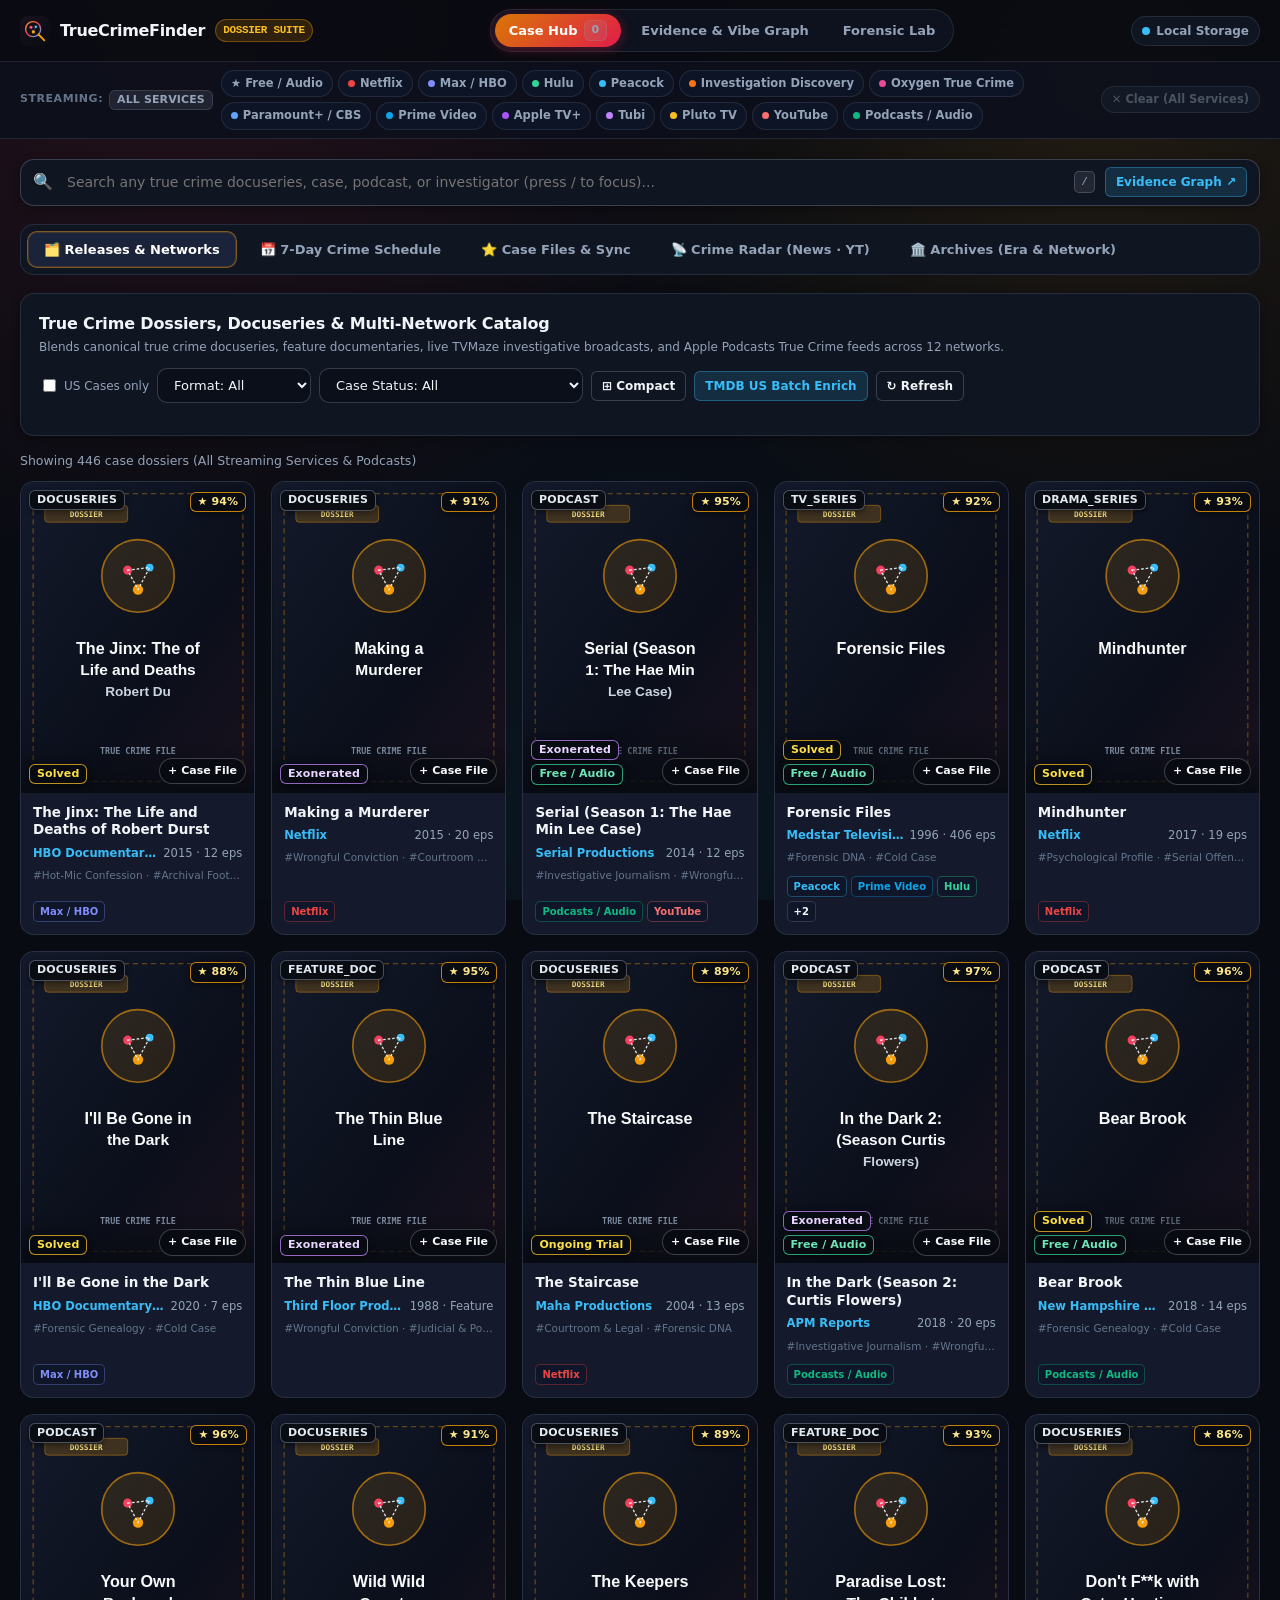
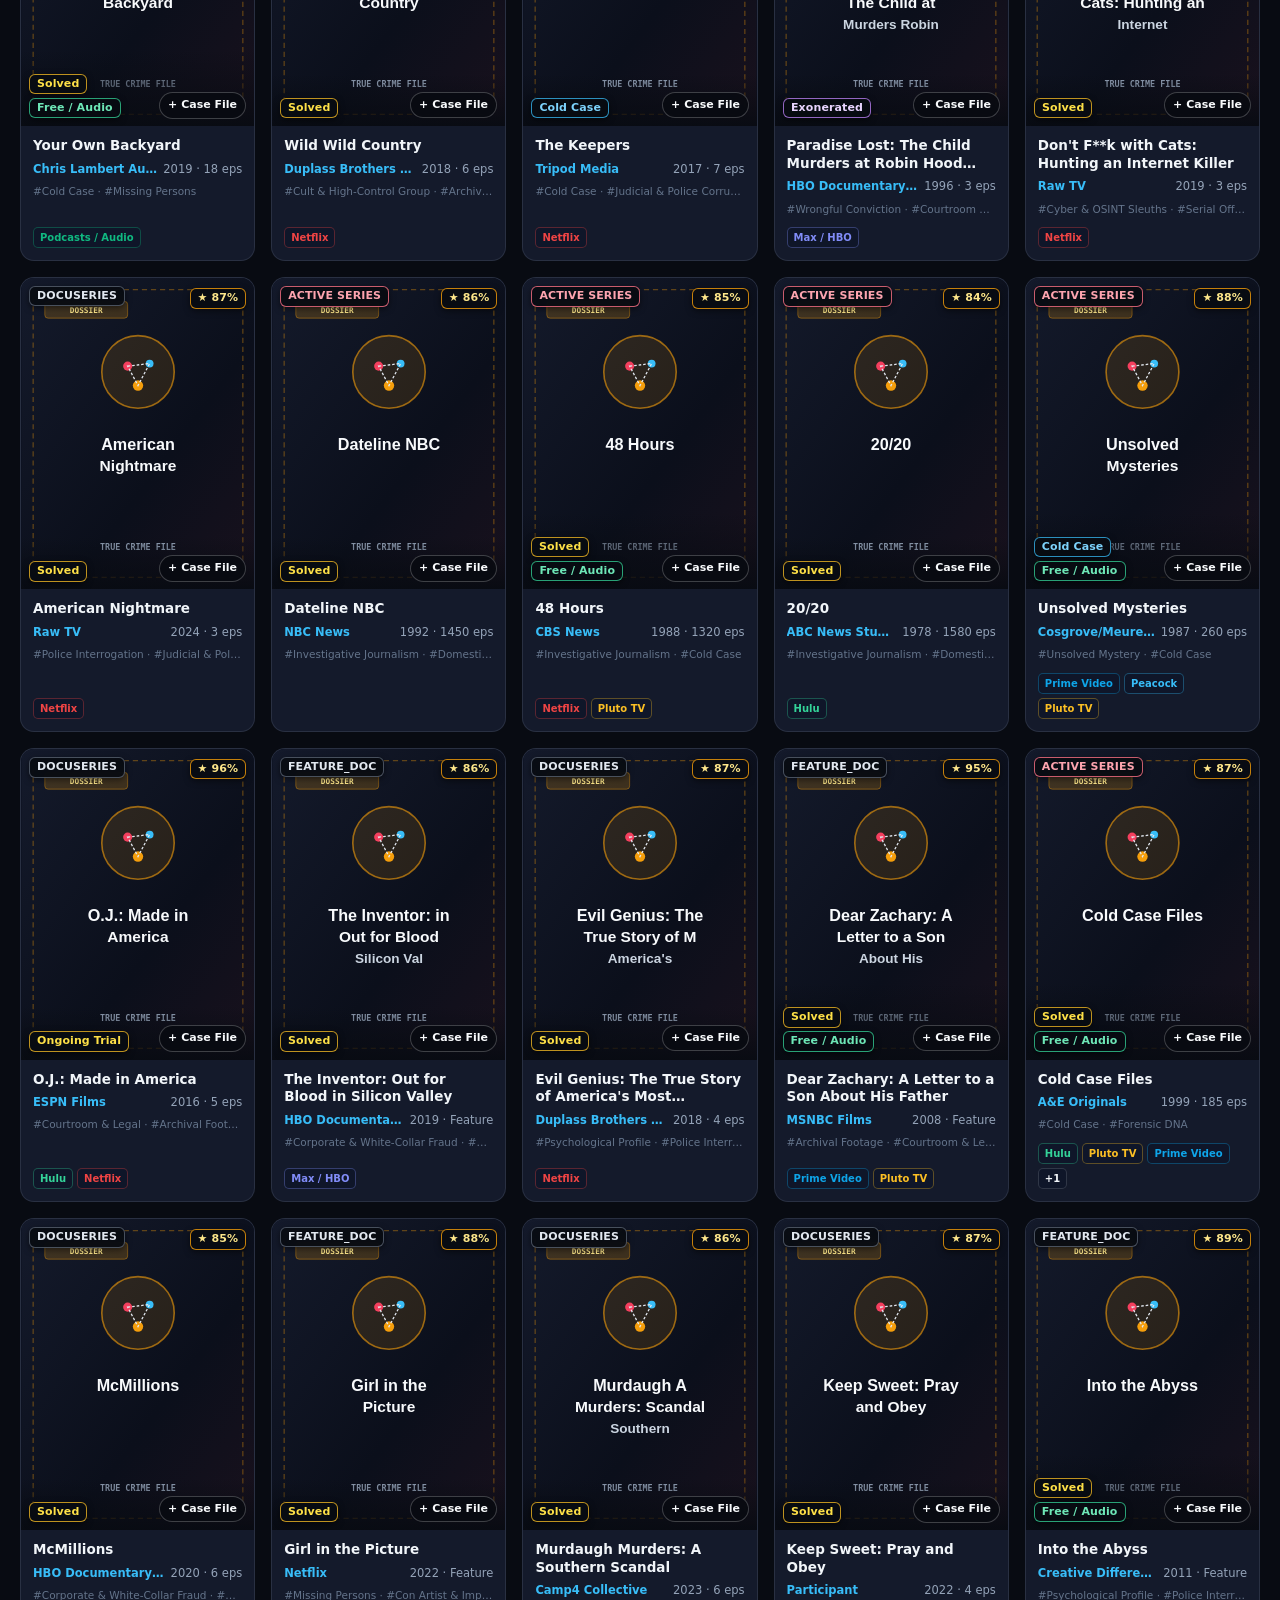
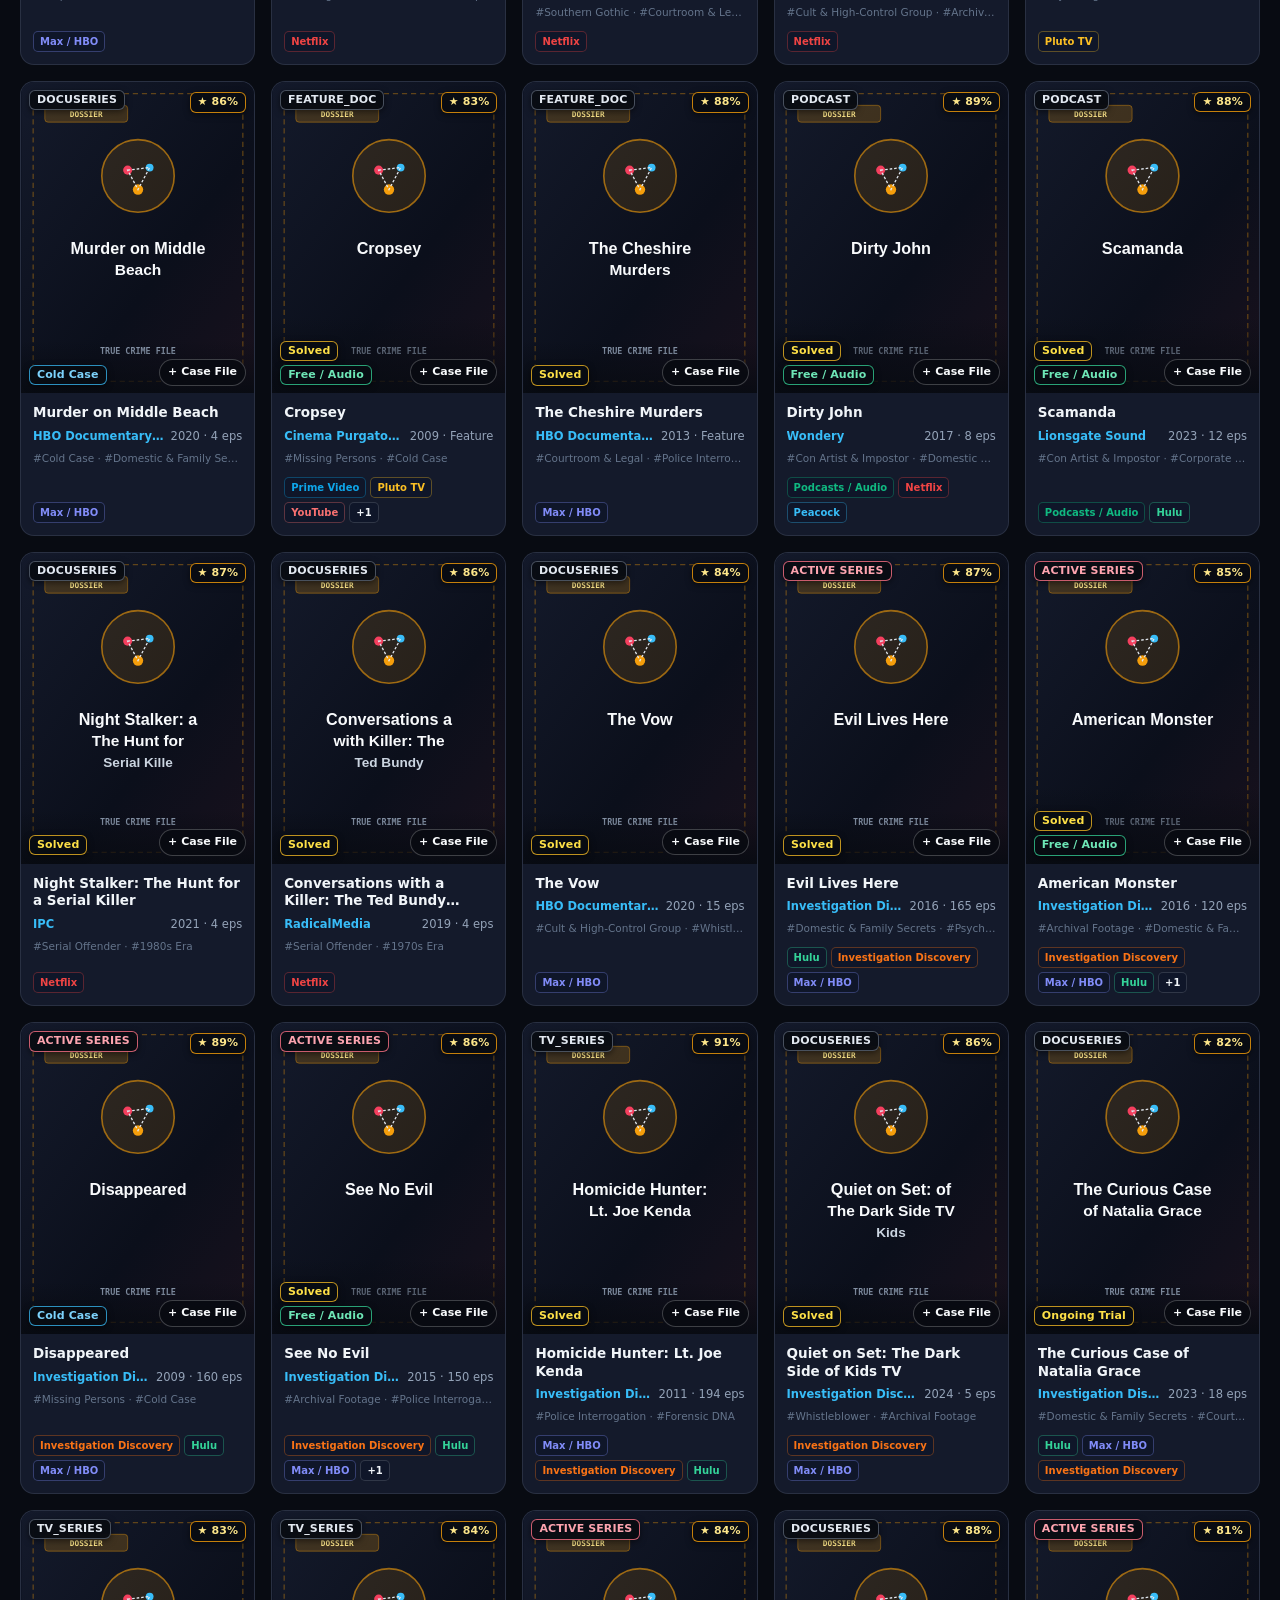
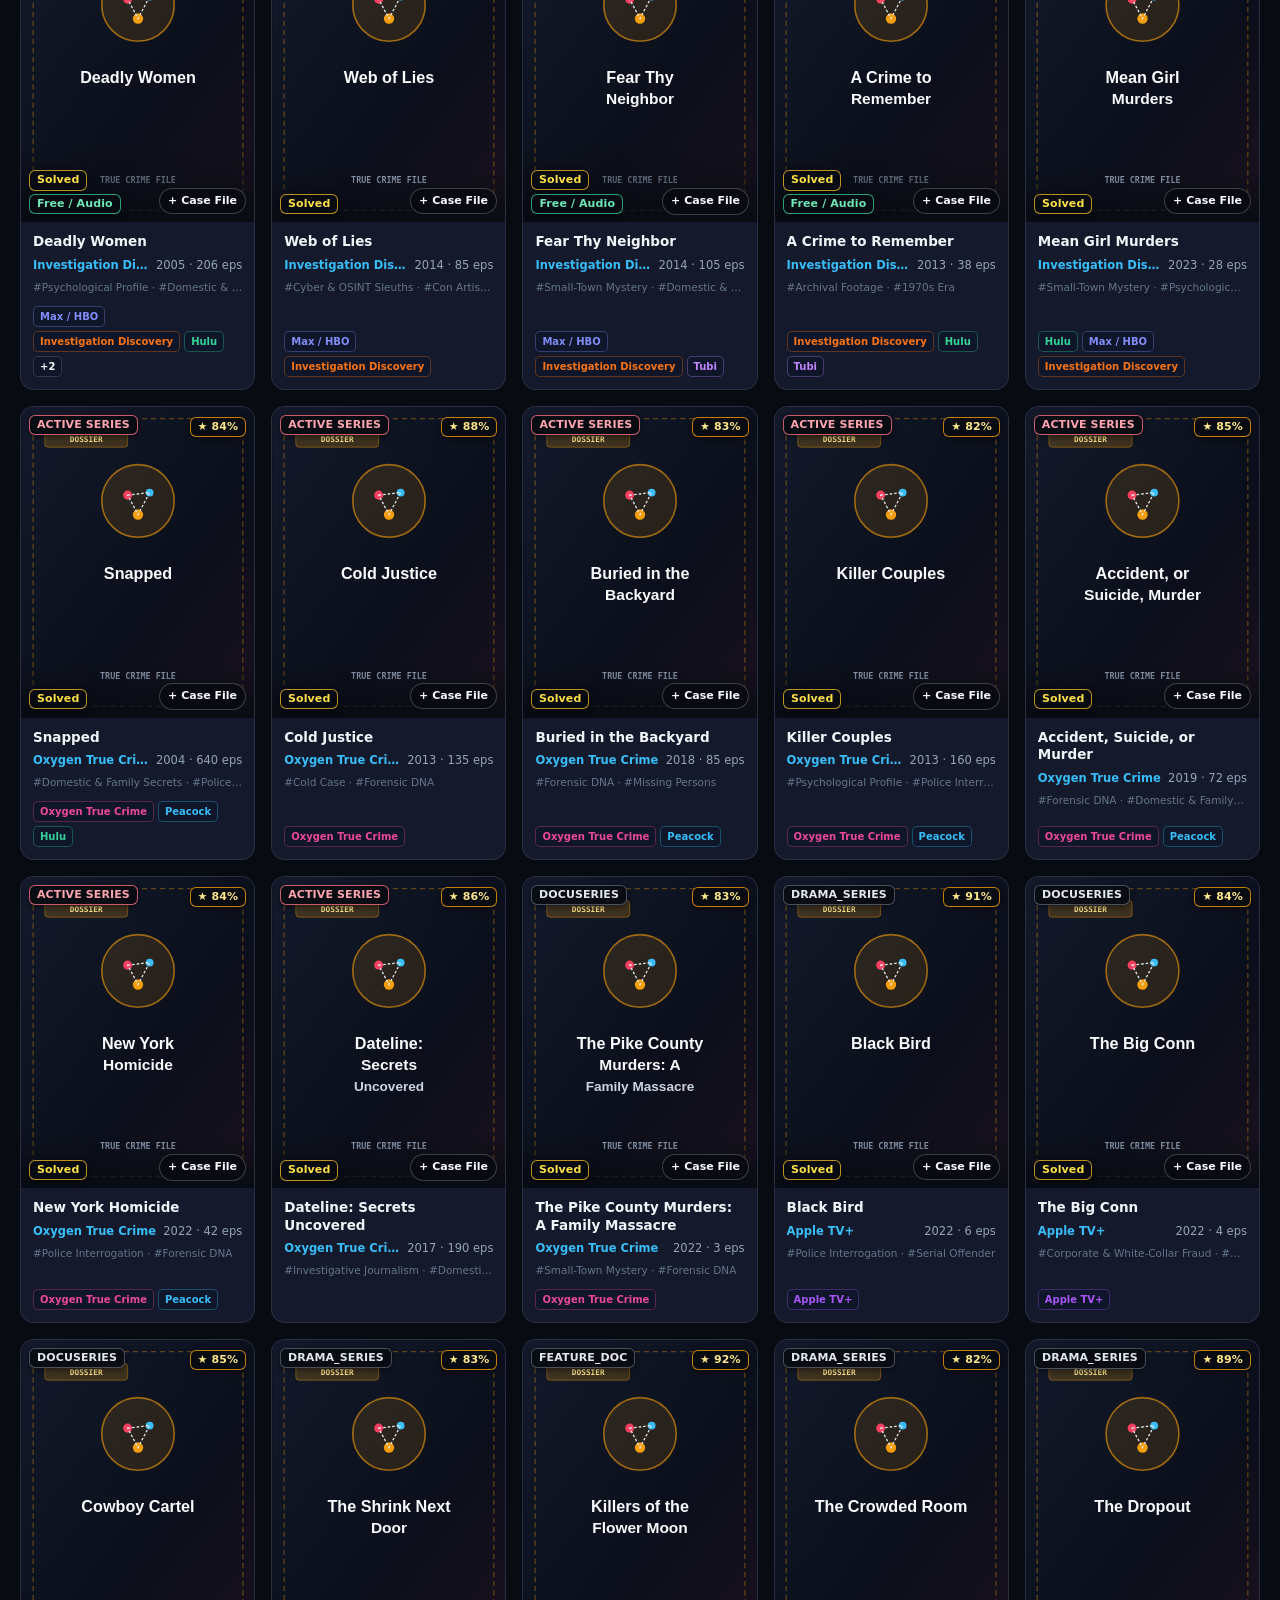
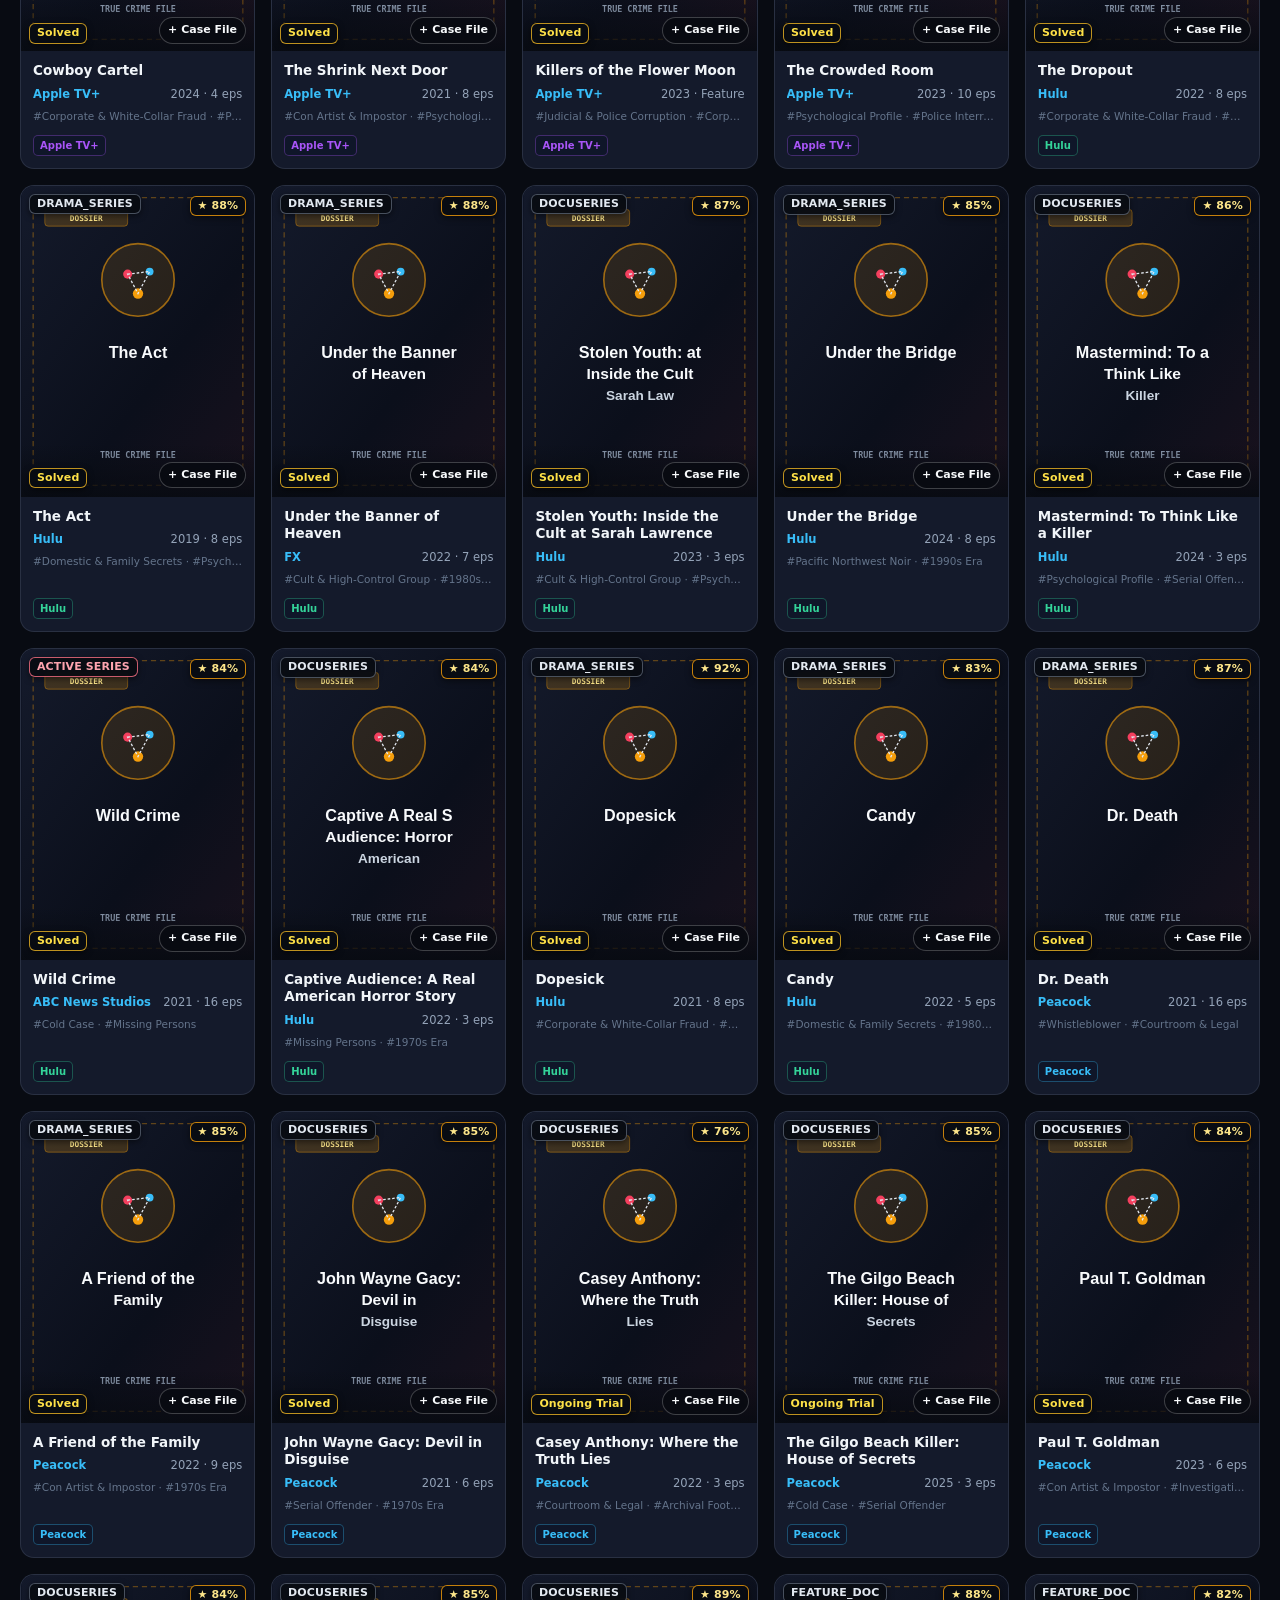
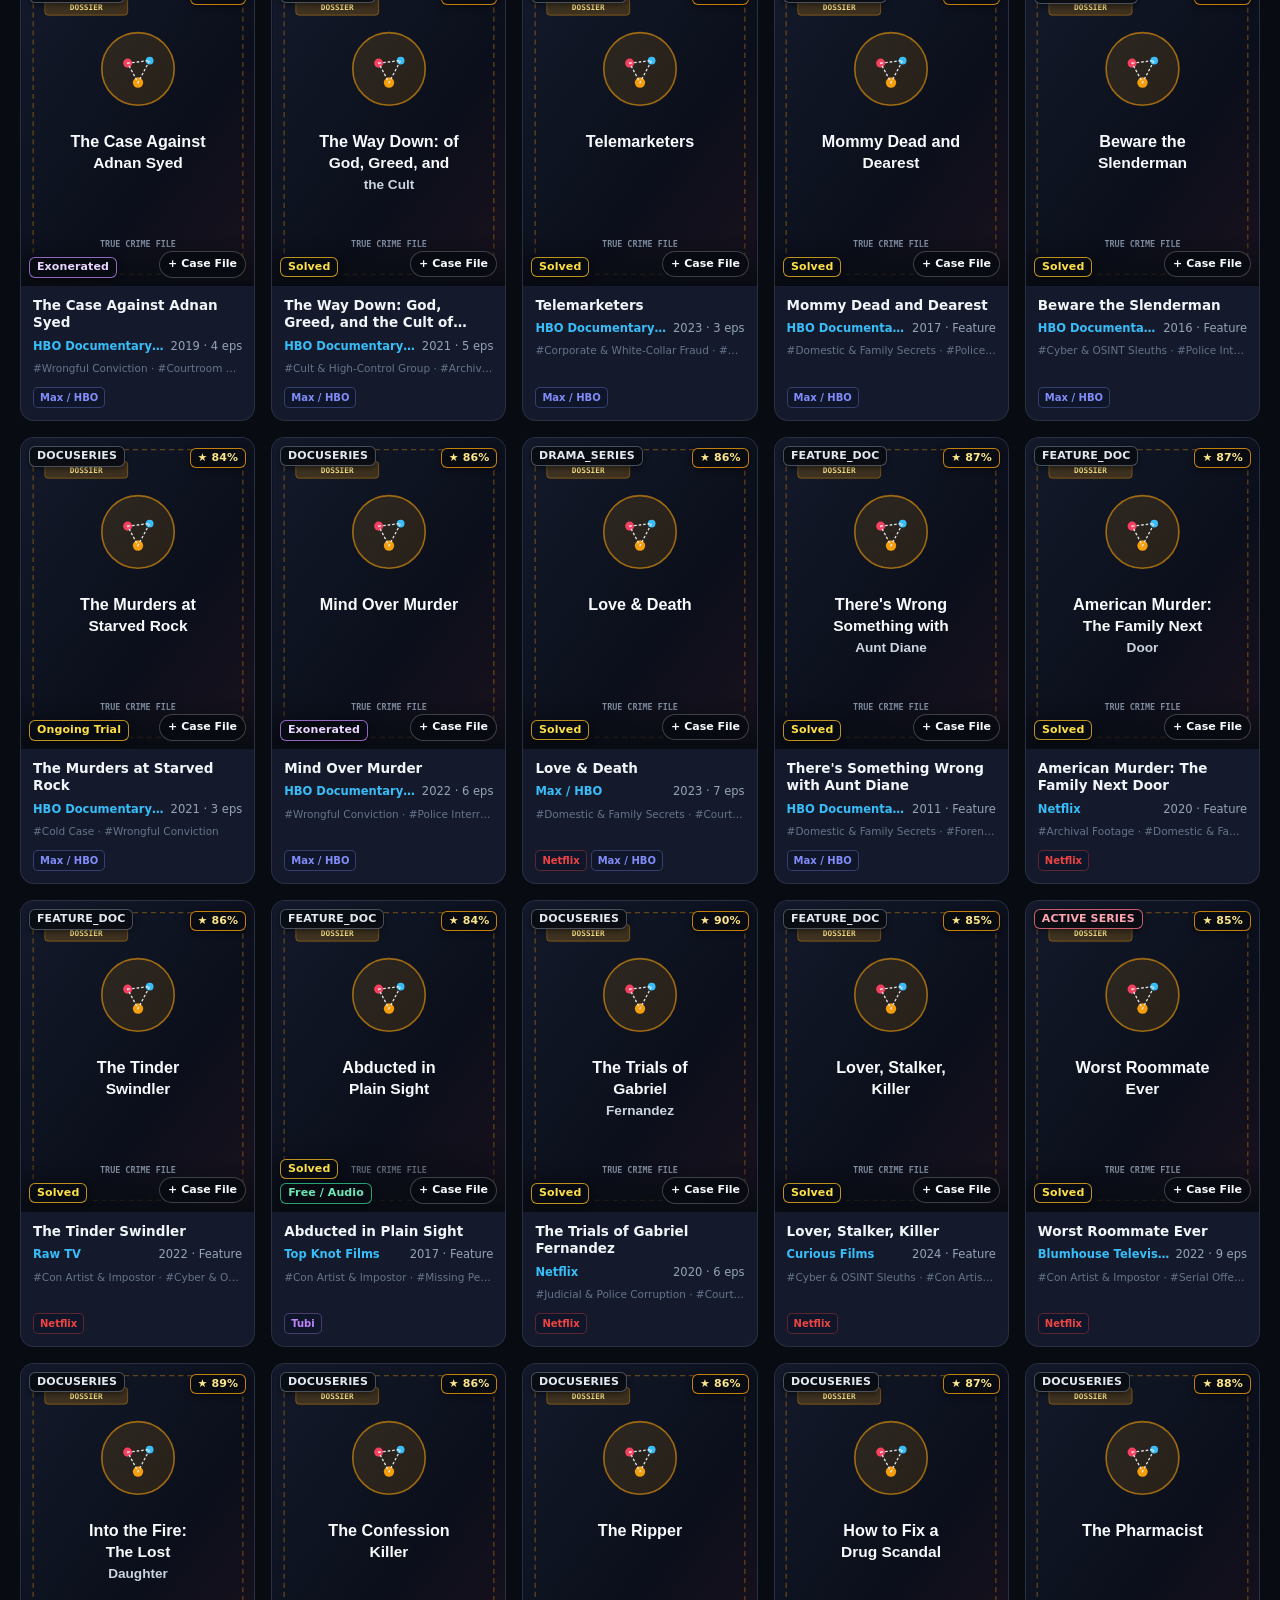
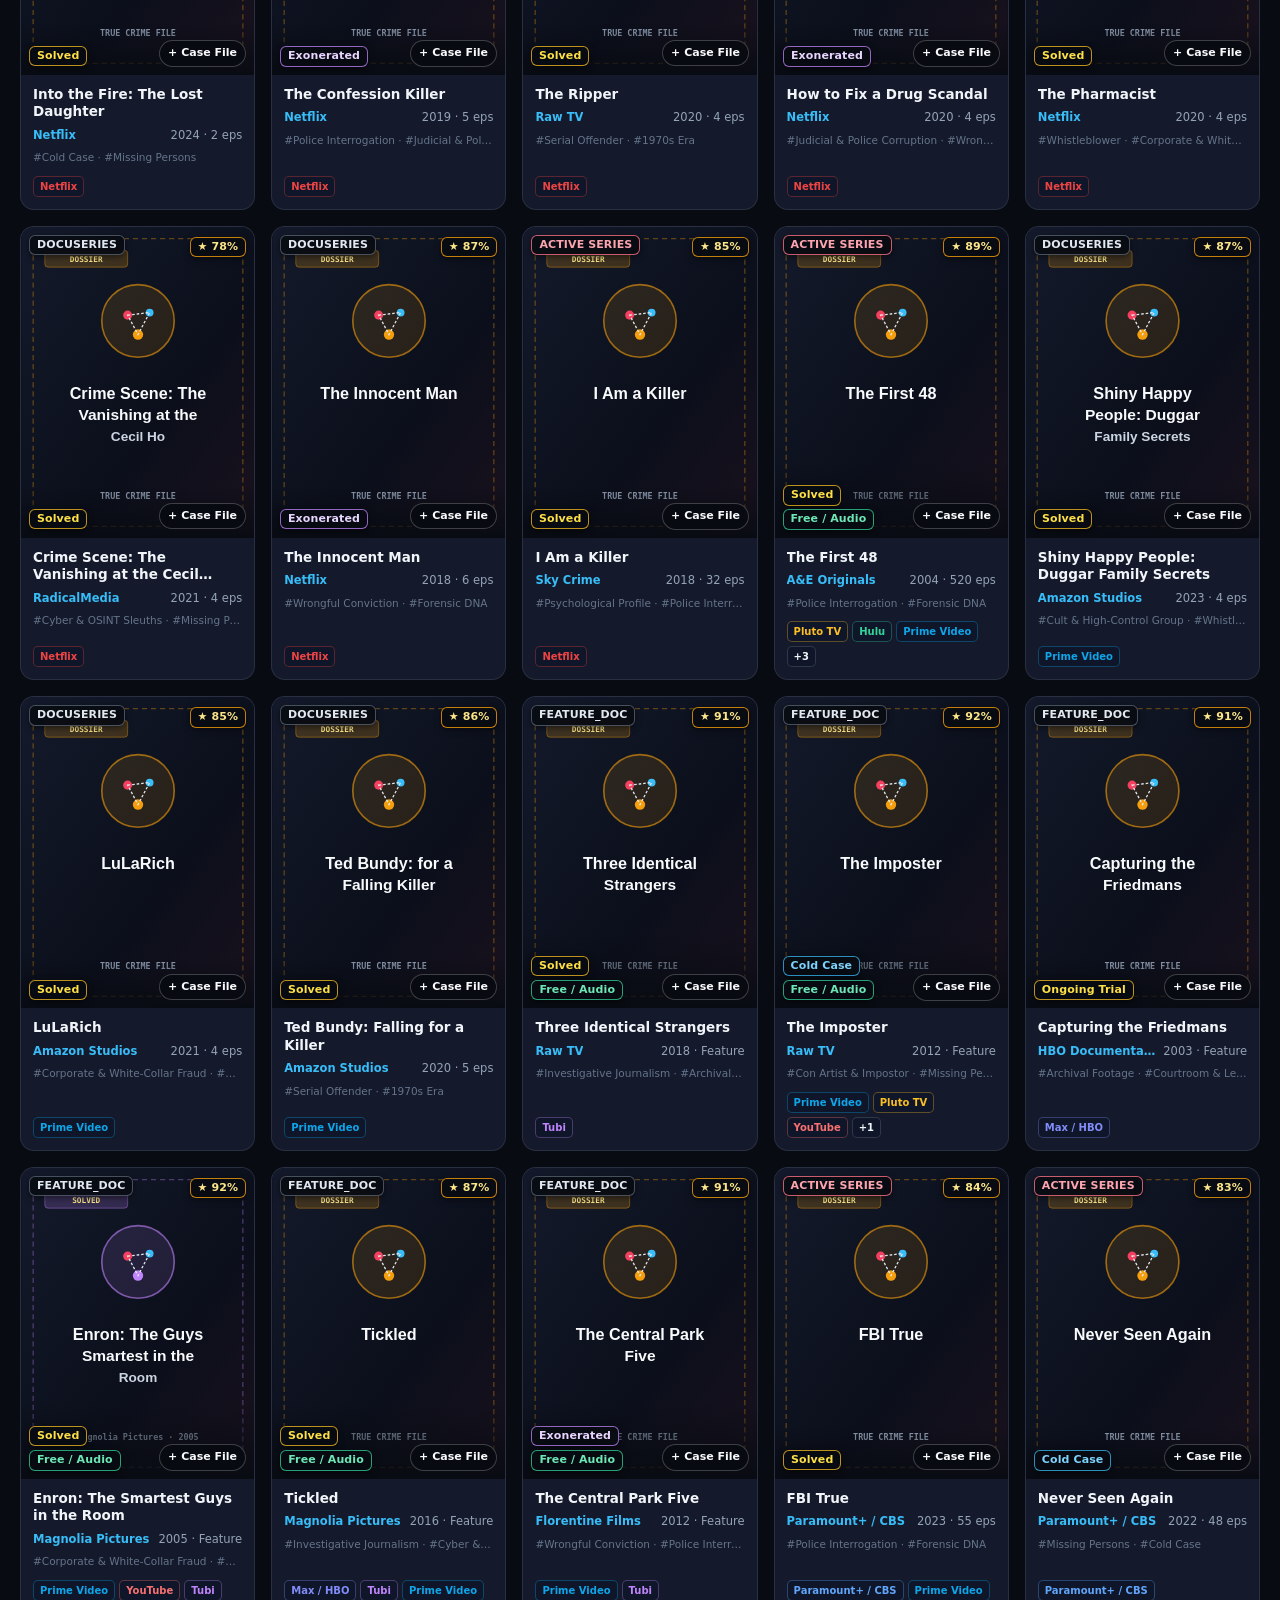
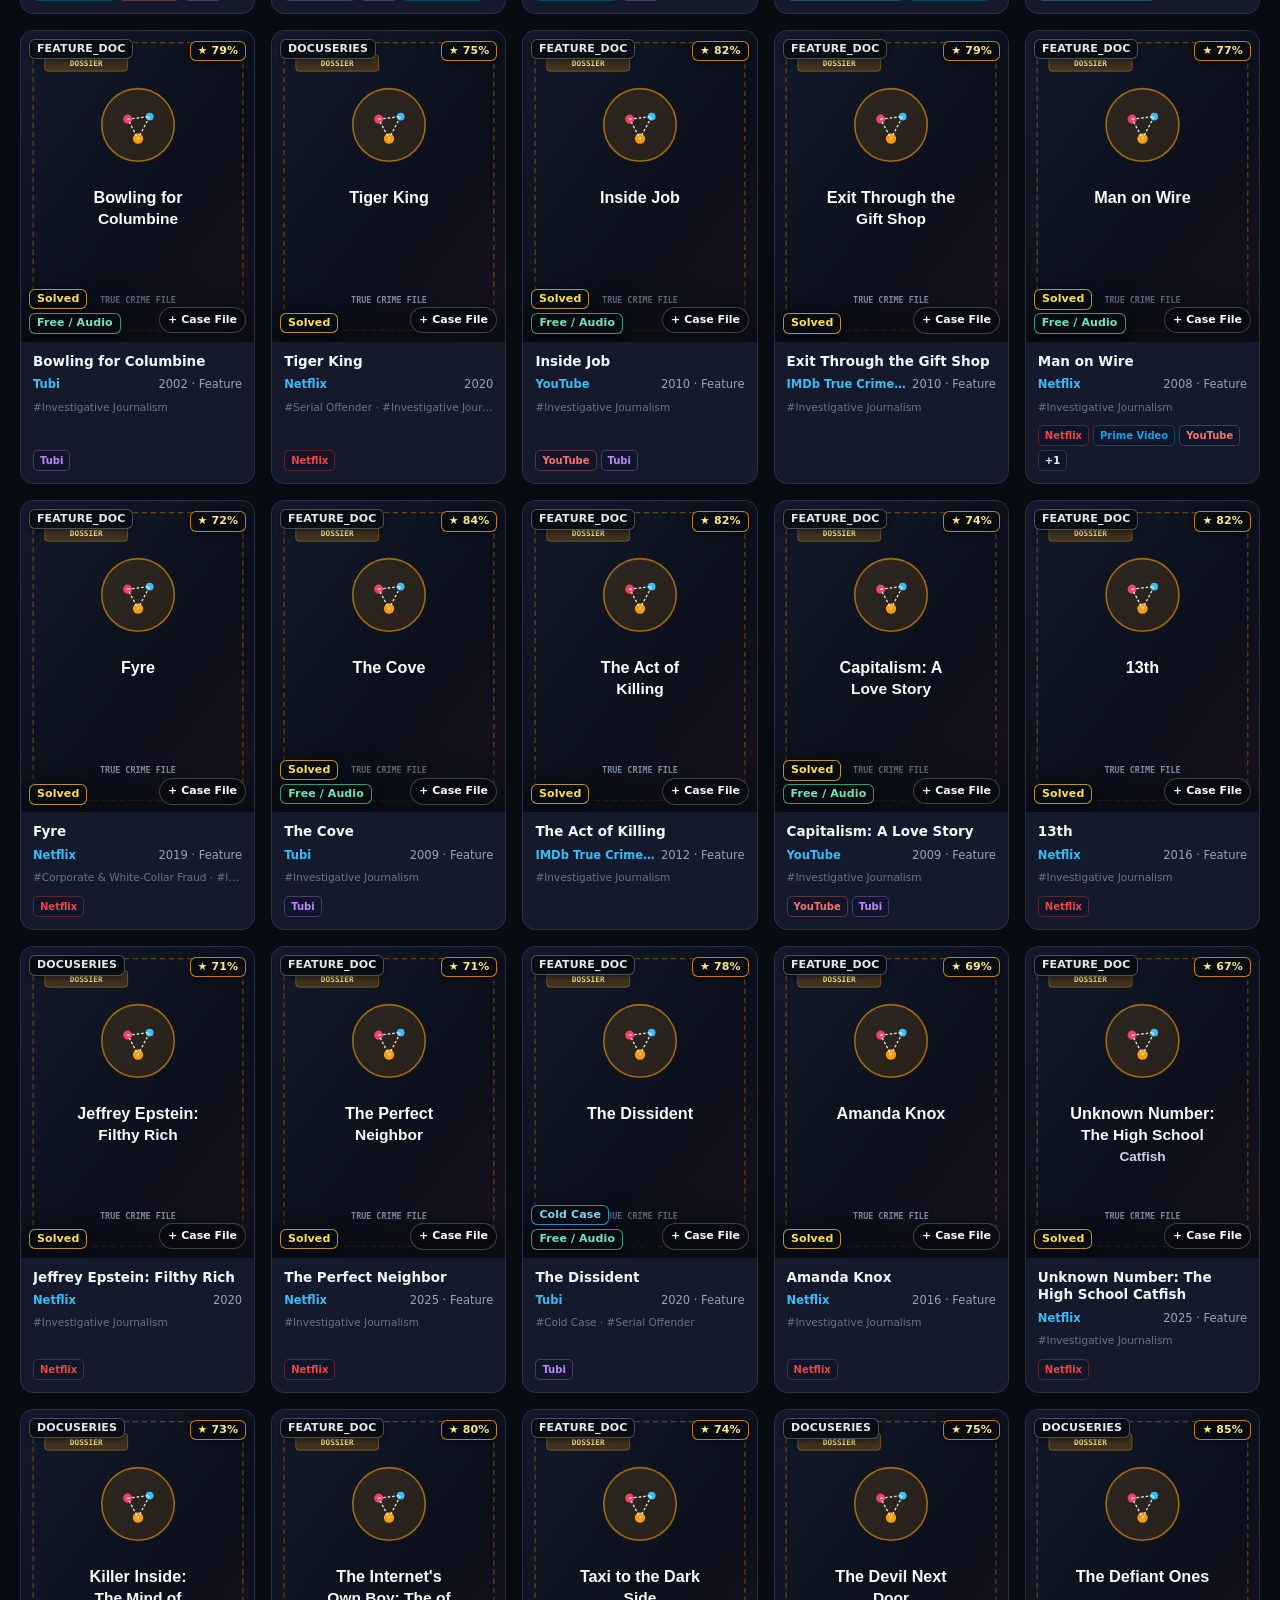
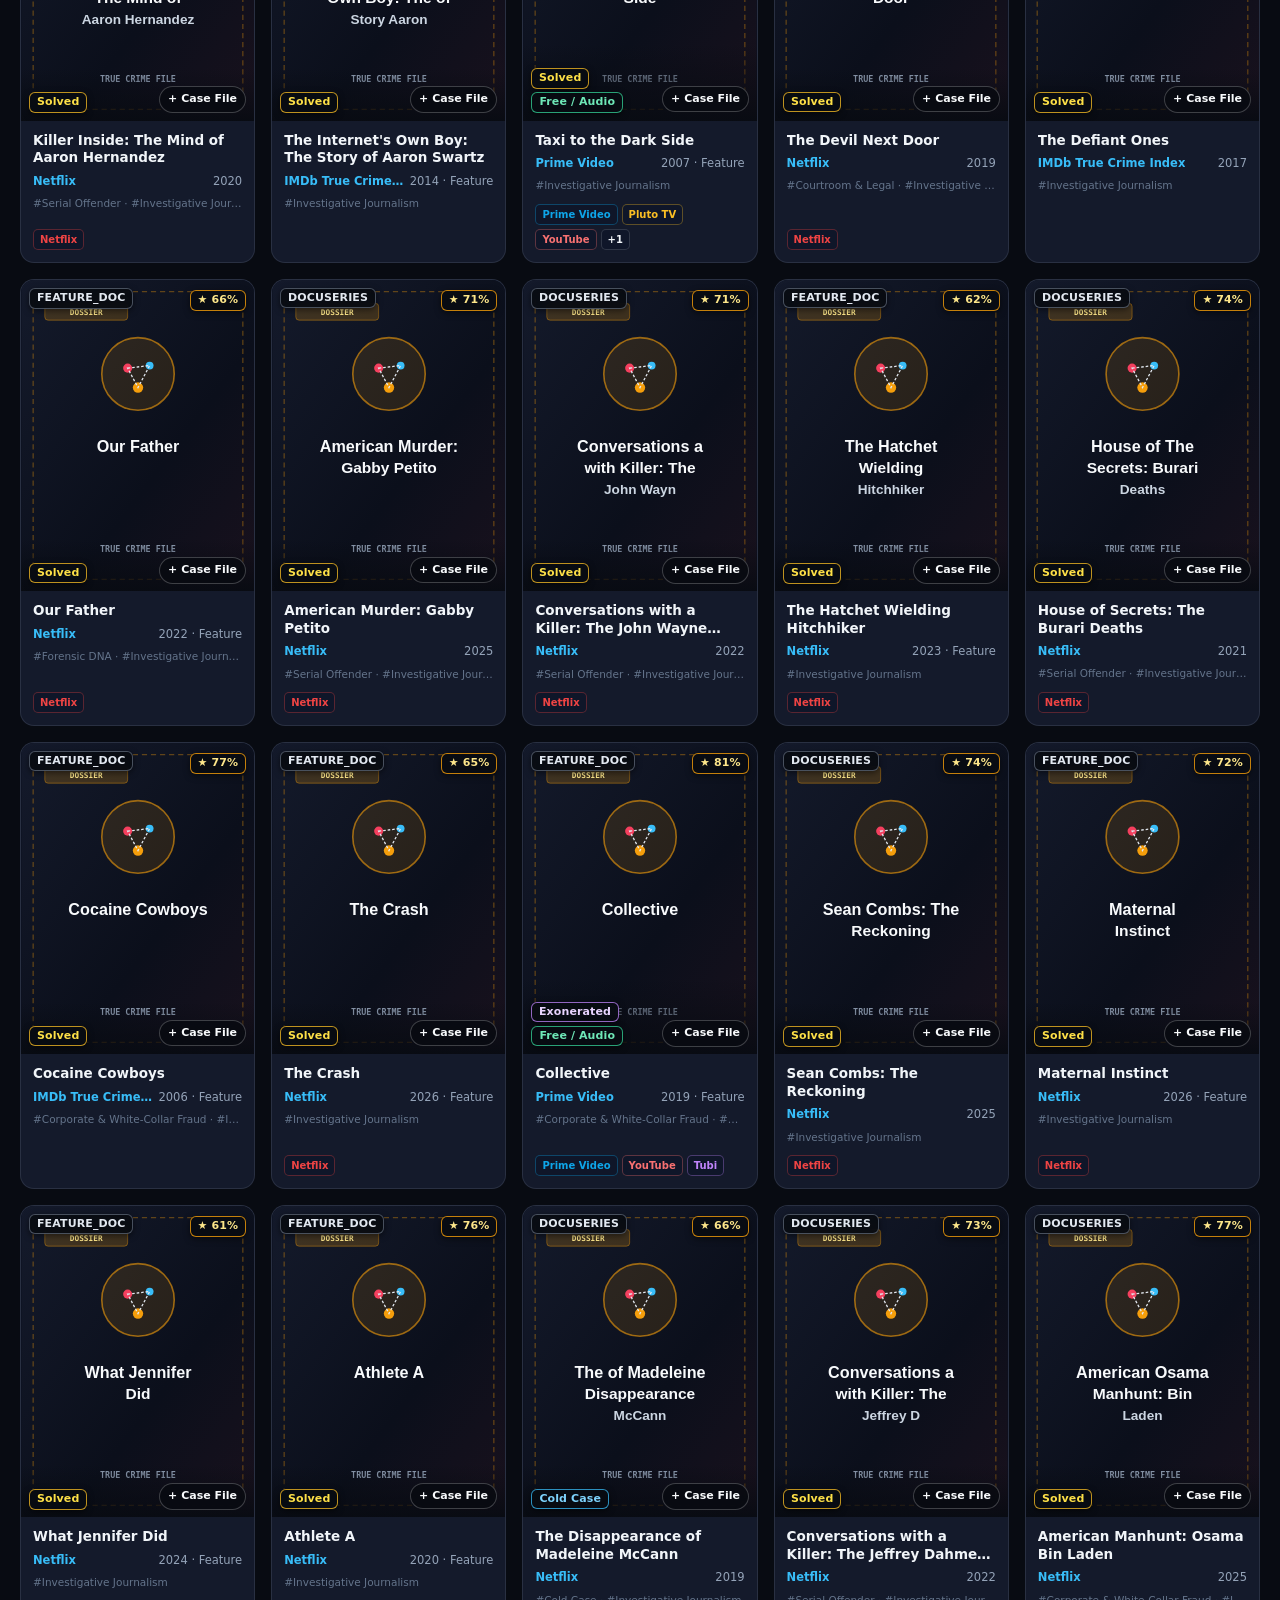
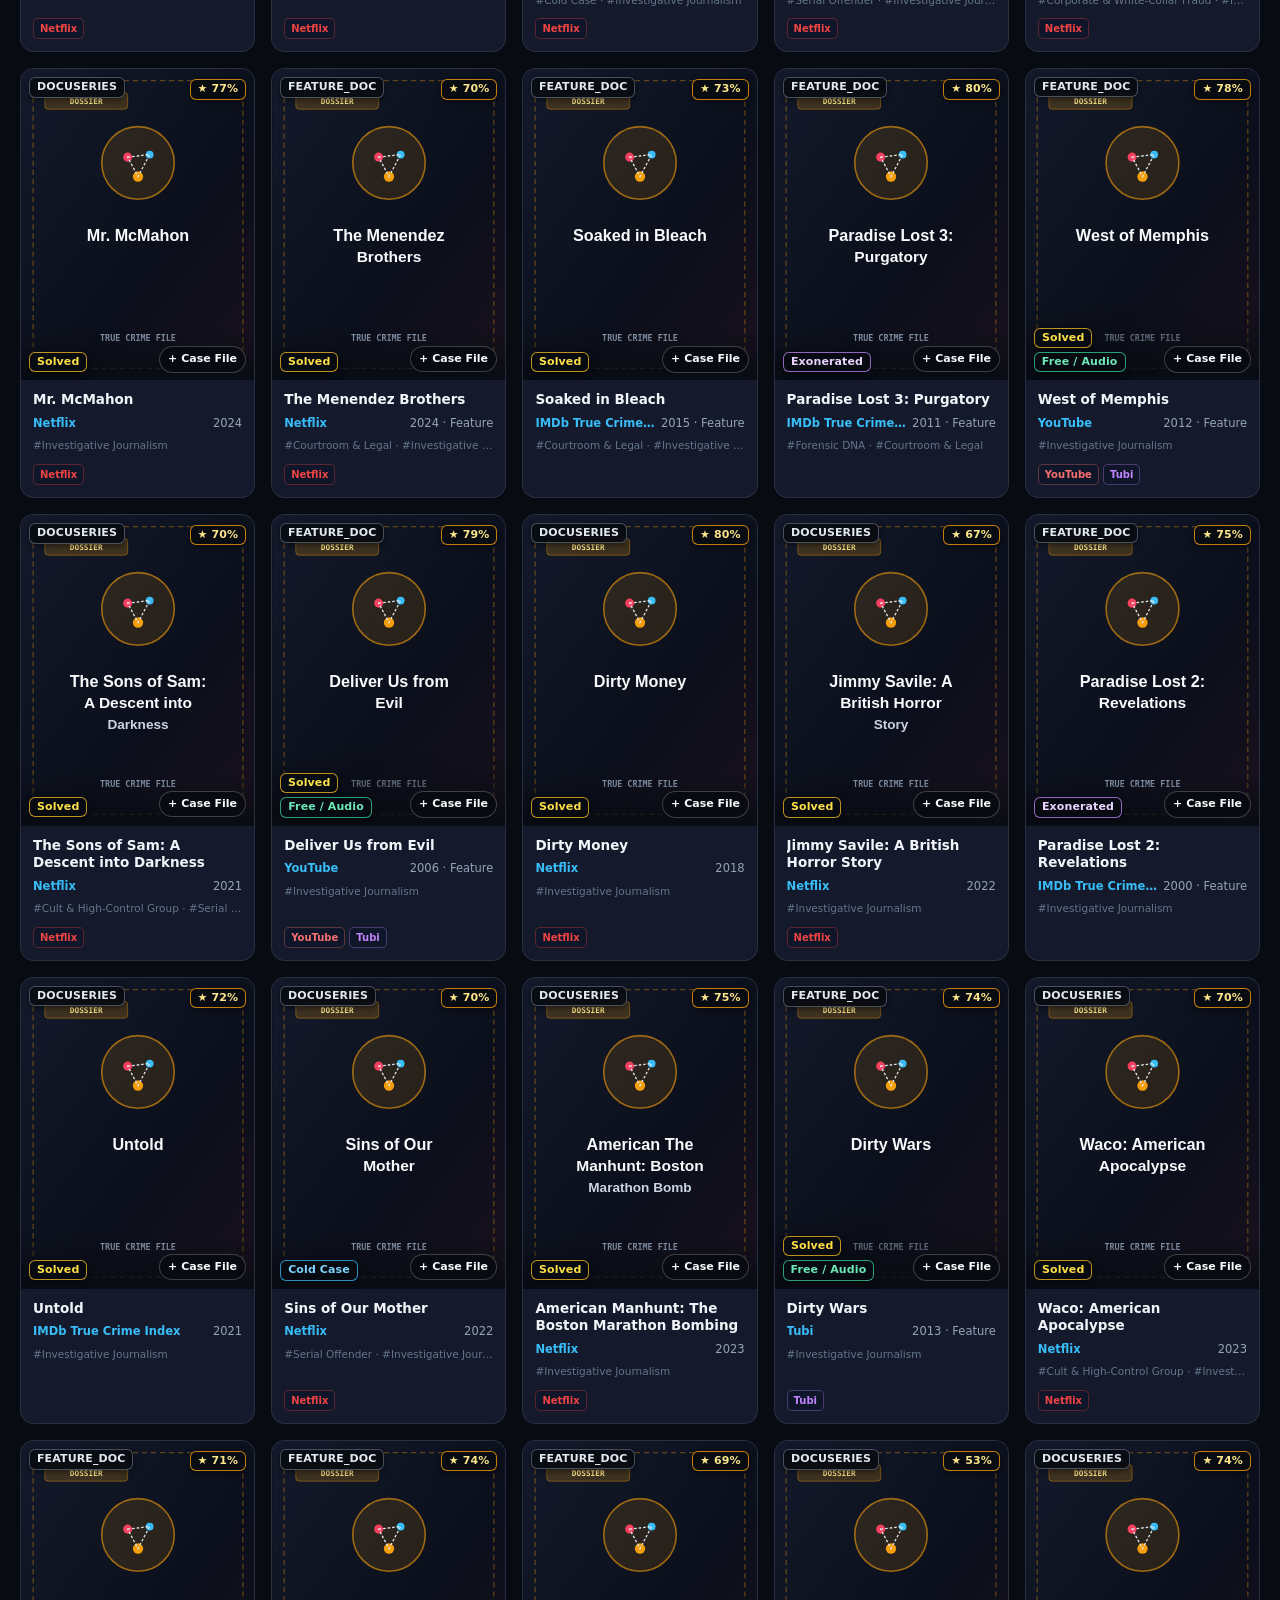
<file: index.html>
<!DOCTYPE html>
<html lang="en">
<head>
  <meta charset="UTF-8">
  <meta name="viewport" content="width=device-width, initial-scale=1.0">
  <meta http-equiv="Content-Security-Policy" content="default-src 'self'; script-src 'self' 'unsafe-inline' 'wasm-unsafe-eval' https://cdn.jsdelivr.net; style-src 'self' 'unsafe-inline'; img-src 'self' https: data: blob:; connect-src 'self' https:; frame-src https://www.youtube-nocookie.com https://www.youtube.com; worker-src 'self' blob:; object-src 'none'; base-uri 'self'; form-action 'self';">
  <meta name="referrer" content="no-referrer-when-downgrade">
  <title>TrueCrimeFinder — Case Hub &amp; Daily Dossier</title>
  <meta name="description" content="Zero-build static true crime docuseries, podcast, and case discovery, live network releases, 7-day broadcast schedule, personal case file tracker, radar, and archives.">
  <meta name="theme-color" content="#080b12">
  <meta name="mobile-web-app-capable" content="yes">
  <meta name="apple-mobile-web-app-status-bar-style" content="black-translucent">
  <meta name="apple-mobile-web-app-title" content="TrueCrimeFinder">
  <link rel="icon" href="./icon.svg" type="image/svg+xml">
  <link rel="apple-touch-icon" href="./icon.svg">
  <link rel="manifest" href="./manifest.webmanifest">
  <link rel="stylesheet" href="./styles.css">
</head>
<body>
  <div id="af-nav-host"></div>

  <main class="container" id="main-content">
    <!-- Global True Crime Search (/) -->
    <section class="global-search-wrap" aria-label="Global True Crime Search">
      <div class="global-search-bar">
        <span aria-hidden="true" style="color:var(--amber);font-size:16px;">🔍</span>
        <input id="globalSearchInput" type="search" placeholder="Search any true crime docuseries, case, podcast, or investigator (press / to focus)..." autocomplete="off" aria-label="Search true crime cases, shows, and podcasts">
        <span class="kbd" title="Press / to focus search">/</span>
        <button type="button" class="btn btn-sm btn-cyan" id="quickVibeJumpBtn" title="Search this forensic prompt in Evidence & Vibe Graph">Evidence Graph ↗</button>
      </div>
      <div id="globalSearchDropdown" class="search-dropdown" role="listbox" aria-label="Search suggestions"></div>
    </section>

    <!-- Main Hub Navigation Tabs -->
    <div class="tabs-bar" role="tablist" aria-label="Case Hub Sections">
      <button type="button" class="tab-btn active" role="tab" aria-selected="true" data-tab="releases">🗂️ Releases &amp; Networks</button>
      <button type="button" class="tab-btn" role="tab" aria-selected="false" data-tab="schedule">📅 7-Day Crime Schedule</button>
      <button type="button" class="tab-btn" role="tab" aria-selected="false" data-tab="saved">⭐ Case Files &amp; Sync</button>
      <button type="button" class="tab-btn" role="tab" aria-selected="false" data-tab="radar">📡 Crime Radar (News · YT)</button>
      <button type="button" class="tab-btn" role="tab" aria-selected="false" data-tab="archives">🏛️ Archives (Era &amp; Network)</button>
    </div>

    <!-- TAB 1: RELEASES & NETWORKS -->
    <section id="tab-releases" class="tab-panel" role="tabpanel">
      <div class="panel" style="margin-bottom:16px;">
        <div class="panel-header">
          <div>
            <h2 class="panel-title">True Crime Dossiers, Docuseries &amp; Multi-Network Catalog</h2>
            <div style="font-size:12px;color:var(--text-muted);margin-top:2px;">
              Blends canonical true crime docuseries, feature documentaries, live TVMaze investigative broadcasts, and Apple Podcasts True Crime feeds across 12 networks.
            </div>
          </div>
          <div class="meta-row">
            <label style="display:inline-flex;align-items:center;gap:5px;font-size:12px;color:var(--text-muted);cursor:pointer;">
              <input type="checkbox" id="releasesJpOnly"> US Cases only
            </label>
            <select id="lengthFilterSelect" class="select" aria-label="Filter by Format">
              <option value="all">Format: All</option>
              <option value="tv">Docuseries &amp; TV</option>
              <option value="movies">Feature Docs</option>
              <option value="shorts">Podcasts / Audio</option>
            </select>
            <select id="dubFilterSelect" class="select" aria-label="Filter by Case Status">
              <option value="all">Case Status: All</option>
              <option value="solved">Solved / Convicted</option>
              <option value="cold">Cold Case / Unsolved</option>
              <option value="exonerated">Exonerated / Wrongful Conviction</option>
            </select>
            <button type="button" class="btn btn-sm" id="toggleCompactBtn" title="Toggle compact card grid">⊞ Compact</button>
            <button type="button" class="btn btn-sm btn-cyan" id="batchTmdbBtn" title="Enrich visible cards with TMDB US JustWatch providers">TMDB US Batch Enrich</button>
            <button type="button" class="btn btn-sm" id="refreshReleasesBtn">↻ Refresh</button>
          </div>
        </div>
      </div>
      <div id="releasesMeta" style="font-size:12.5px;color:var(--text-muted);margin-bottom:10px;"></div>
      <div id="releasesGrid" class="anime-grid"></div>
    </section>

    <!-- TAB 2: 7-DAY SCHEDULE -->
    <section id="tab-schedule" class="tab-panel" role="tabpanel" hidden>
      <div class="panel" style="margin-bottom:16px;">
        <div class="panel-header" style="margin-bottom:10px;">
          <div>
            <h2 class="panel-title">7-Day Crime Broadcast &amp; Podcast Schedule (Mon – Sun)</h2>
            <div id="scheduleRangeLabel" style="font-size:12px;color:var(--text-muted);margin-top:2px;">Loading local week bounds...</div>
          </div>
          <div class="meta-row">
            <label style="display:inline-flex;align-items:center;gap:6px;font-size:12.5px;color:var(--text-muted);cursor:pointer;" title="Show delayed streaming or podcast follow-up drops">
              <input type="checkbox" id="scheduleShowDubs" checked> Show Delayed Stream/Podcast Drops
            </label>
            <label style="display:inline-flex;align-items:center;gap:6px;font-size:12.5px;color:var(--text-muted);cursor:pointer;">
              <input type="checkbox" id="scheduleJpOnly"> US Broadcasts only
            </label>
            <label style="display:inline-flex;align-items:center;gap:6px;font-size:12.5px;color:var(--text-muted);cursor:pointer;">
              <input type="checkbox" id="scheduleWatchlistOnly"> Saved Case Files only
            </label>
            <button type="button" class="btn btn-sm" id="refreshScheduleBtn">↻ Refresh</button>
          </div>
        </div>
        <div class="pills-row" id="scheduleDayJumpBar" aria-label="Jump to day column"></div>
      </div>
      <div id="scheduleGrid" class="schedule-grid"></div>
    </section>

    <!-- TAB 3: SAVED CASE FILES & SYNC -->
    <section id="tab-saved" class="tab-panel" role="tabpanel" hidden>
      <div class="panel" style="margin-bottom:16px;">
        <div class="panel-header">
          <div>
            <h2 class="panel-title">Personal Case File Dossier</h2>
            <div id="watchlistSummary" style="font-size:12px;color:var(--text-muted);margin-top:2px;">0 case files saved in shared origin storage</div>
          </div>
          <div class="meta-row">
            <a class="btn btn-sm" href="#savedSyncAnchor">↓ Sync &amp; Import</a>
            <a class="btn btn-primary btn-sm" href="./vibe-graph.html?mode=watchlist">Map Case File Constellation ↗</a>
            <select id="wlSortSelect" class="select" aria-label="Sort case files">
              <option value="updated">Sort: Recently Updated</option>
              <option value="rating">Sort: My Case Rating</option>
              <option value="score">Sort: Community Rating</option>
              <option value="title">Sort: Case Title (A–Z)</option>
            </select>
          </div>
        </div>
        <div class="pills-row" id="wlStatusPills" aria-label="Case status filters"></div>
      </div>

      <div id="watchlistGrid" class="anime-grid" style="margin-bottom:24px;"></div>

      <!-- Persistence, Gist Sync, Dossier Pack Importer & API Keys -->
      <div class="grid-2" id="savedSyncAnchor" style="scroll-margin-top:80px;">
        <!-- Permanent Remote Storage: Private GitHub Gist Wizard -->
        <div class="panel" style="grid-column: 1 / -1;">
          <div class="panel-header">
            <div>
              <h3 class="panel-title">☁️ Permanent Remote Storage (Private GitHub Gist)</h3>
              <div style="font-size:12px;color:var(--text-muted);margin-top:2px;">
                Free, private, version-controlled cloud storage for your Case File Watchlist, ratings, investigator notes, and network/case status overrides across all devices. Auto-pulls on boot &amp; auto-pushes after any edit to <code>truecrimefinder-sync.json</code>.
              </div>
            </div>
            <span class="badge badge-cyan" id="gistStatusBadge">Local Only</span>
          </div>

          <div class="wizard-steps" id="gistWizardSteps">
            <div class="wizard-step" id="wizStep1">
              <div style="font-weight:700;font-size:12.5px;margin-bottom:4px;"><span class="wizard-step-num">1</span>Generate Minimal Token</div>
              <div style="font-size:11.5px;color:var(--text-muted);margin-bottom:8px;">Creates a GitHub token scoped <strong>only to <code>gist</code></strong> (cannot touch your repos).</div>
              <a class="btn btn-xs btn-cyan" href="https://github.com/settings/tokens/new?scopes=gist&amp;description=TrueCrimeFinder+Permanent+Sync" target="_blank" rel="noopener">Open GitHub Token Page ↗</a>
            </div>
            <div class="wizard-step" id="wizStep2">
              <div style="font-weight:700;font-size:12.5px;margin-bottom:4px;"><span class="wizard-step-num">2</span>Connect &amp; Auto-Discover</div>
              <div style="font-size:11.5px;color:var(--text-muted);margin-bottom:6px;">Paste your token below. TrueCrimeFinder automatically finds your existing sync Gist or creates a new Private Gist.</div>
            </div>
            <div class="wizard-step" id="wizStep3">
              <div style="font-weight:700;font-size:12.5px;margin-bottom:4px;"><span class="wizard-step-num">3</span>Permanent Auto-Sync Active</div>
              <div id="gistConnectedInfo" style="font-size:11.5px;color:var(--text-muted);">Not connected yet. Every push keeps full Git revision history on GitHub.</div>
            </div>
          </div>

          <form onsubmit="return false;" class="form-grid" style="margin-bottom:10px;">
            <div class="form-field">
              <label for="gistTokenInput">GitHub Personal Access Token (<code>gist</code> scope only)</label>
              <input id="gistTokenInput" type="password" autocomplete="off" class="input input-full" placeholder="ghp_... or github_pat_...">
            </div>
            <div class="form-field">
              <label for="gistIdInput">Private Gist ID (auto-filled on Connect)</label>
              <input id="gistIdInput" type="text" autocomplete="off" class="input input-full" placeholder="Auto-discovered or created automatically">
            </div>
          </form>
          <label style="display:inline-flex;align-items:center;gap:6px;font-size:12.5px;color:var(--text-muted);margin-bottom:12px;cursor:pointer;">
            <input type="checkbox" id="gistAutoSyncCheck" checked> Enable auto-pull on boot &amp; debounced auto-push across all 3 pages
          </label>
          <div class="meta-row">
            <button type="button" class="btn btn-primary btn-sm" id="connectGistWizardBtn">⚡ Connect &amp; Auto-Setup Private Gist</button>
            <button type="button" class="btn btn-sm" id="saveGistConfigBtn">Save Manual ID</button>
            <button type="button" class="btn btn-emerald btn-sm" id="pullGistBtn">↓ Pull &amp; Merge</button>
            <button type="button" class="btn btn-sm" id="pushGistBtn">↑ Push Now</button>
            <button type="button" class="btn btn-danger btn-xs" id="disconnectGistBtn" style="margin-left:auto;" hidden>Disconnect</button>
          </div>
          <div id="gistLastSyncLabel" style="font-size:11.5px;color:var(--text-dim);margin-top:8px;"></div>
        </div>

        <!-- Case Dossier Pack Importer, TMDB & OMDb Keys -->
        <div class="panel" style="grid-column: 1 / -1;">
          <div class="panel-header">
            <h3 class="panel-title">Case Dossier Pack Importer, TMDB, OMDb (IMDb) &amp; Cache</h3>
            <span class="badge badge-purple">Instant Seed + Live Keys</span>
          </div>
          <div class="grid-3" style="margin-bottom:12px;">
            <form onsubmit="return false;" class="form-field">
              <label for="anilistImportUser">Quick-Import Case Dossier Pack (<code>starter</code>, <code>Cold Case</code>, <code>HBO</code>)</label>
              <div style="display:flex;gap:8px;">
                <input id="anilistImportUser" type="text" class="input input-full" value="starter" placeholder="starter, Cold Case, Exonerated, HBO, Podcasts...">
                <button type="button" class="btn btn-cyan btn-sm" id="importAnilistBtn">Import Pack</button>
              </div>
            </form>
            <form onsubmit="return false;" class="form-field">
              <label for="tmdbKeyInput">Optional TMDB API Key (US JustWatch + Discover)</label>
              <div style="display:flex;gap:8px;">
                <input id="tmdbKeyInput" type="password" autocomplete="off" class="input input-full" placeholder="TMDB v3 API key (local only)">
                <button type="button" class="btn btn-sm" id="saveTmdbKeyBtn">Save</button>
              </div>
            </form>
            <form onsubmit="return false;" class="form-field">
              <label for="omdbKeyInput">Optional OMDb API Key (Live IMDb &amp; Rotten Tomatoes)</label>
              <div style="display:flex;gap:8px;">
                <input id="omdbKeyInput" type="password" autocomplete="off" class="input input-full" placeholder="Free OMDb API key (local only)">
                <button type="button" class="btn btn-sm" id="saveOmdbKeyBtn">Save</button>
              </div>
            </form>
          </div>
          <div class="divider"></div>
          <div style="display:flex;align-items:center;justify-content:space-between;gap:8px;flex-wrap:wrap;">
            <div id="cacheStatsLabel" style="font-size:12px;color:var(--text-muted);">IndexedDB cache: checking...</div>
            <div class="meta-row">
              <button type="button" class="btn btn-xs" id="clearApiCacheBtn">Clear API Cache</button>
              <button type="button" class="btn btn-xs btn-danger" id="clearAllCacheBtn">Clear All + Vectors</button>
            </div>
          </div>
        </div>

        <!-- Portable Sync Codes & JSON Backup -->
        <div class="panel" style="grid-column: 1 / -1;">
          <div class="panel-header">
            <h3 class="panel-title">Portable Sync Codes (UTF-8 TextEncoder) &amp; JSON Backups</h3>
            <span class="badge badge-emerald">Secrets stripped from Sync Codes</span>
          </div>
          <div class="grid-2">
            <div>
              <div class="meta-row" style="margin-bottom:8px;">
                <button type="button" class="btn btn-sm btn-cyan" id="genSyncCodeBtn">Generate Sync Code</button>
                <button type="button" class="btn btn-sm" id="copySyncUrlBtn">Copy #sync= Share URL</button>
                <button type="button" class="btn btn-sm" id="exportJsonBtn">Export JSON</button>
                <label class="btn btn-sm" style="margin:0;">
                  Import JSON <input type="file" id="importJsonFile" accept="application/json" hidden>
                </label>
              </div>
              <textarea id="syncCodeOutput" class="textarea" readonly placeholder="Click 'Generate Sync Code' to create a portable UTF-8 Base64 snapshot (no API keys included)..."></textarea>
            </div>
            <div>
              <div class="meta-row" style="margin-bottom:8px;">
                <button type="button" class="btn btn-sm btn-emerald" id="applySyncCodeBtn">Merge Sync Code</button>
              </div>
              <textarea id="syncCodeInput" class="textarea" placeholder="Paste a Sync Code from another device here to merge Case Files &amp; overrides..."></textarea>
            </div>
          </div>
        </div>
      </div>
    </section>

    <!-- TAB 4: RADAR -->
    <section id="tab-radar" class="tab-panel" role="tabpanel" hidden>
      <div class="panel" style="margin-bottom:18px;">
        <div class="panel-header">
          <div>
            <h2 class="panel-title">Active &amp; High-Priority True Crime Radar</h2>
            <div style="font-size:12px;color:var(--text-muted);">Ongoing investigations, forensic genealogy breakthroughs, and top-rated docuseries</div>
          </div>
          <div class="meta-row">
            <a class="btn btn-sm btn-cyan" href="#radarFeedsAnchor">↓ Crime News &amp; Trailers</a>
            <button type="button" class="btn btn-sm" id="refreshUpcomingBtn">↻ Refresh</button>
          </div>
        </div>
        <div id="upcomingGrid" class="anime-grid"></div>
      </div>

      <div class="grid-2" id="radarFeedsAnchor" style="scroll-margin-top:80px;">
        <!-- True Crime News & Investigative RSS -->
        <div class="panel">
          <div class="panel-header">
            <h3 class="panel-title">True Crime &amp; Investigative Journalism Wire</h3>
            <div class="meta-row">
              <button type="button" class="btn btn-xs" id="refreshAnnBtn">↻ Reload</button>
              <a class="btn btn-xs btn-cyan" href="https://www.themarshallproject.org/records" target="_blank" rel="noopener">Marshall Project ↗</a>
            </div>
          </div>
          <div id="annNewsList" style="display:flex;flex-direction:column;gap:10px;max-height:440px;overflow-y:auto;"></div>
        </div>

        <!-- YouTube True Crime Hunter -->
        <div class="panel">
          <div class="panel-header">
            <h3 class="panel-title">YouTube Case Hunter (Trailers · Interrogations · Docs)</h3>
            <a id="ytDirectLink" class="btn btn-xs btn-cyan" href="https://www.youtube.com/results?search_query=true+crime+documentary+official+trailer" target="_blank" rel="noopener">Open on YouTube ↗</a>
          </div>
          <div style="display:flex;gap:8px;margin-bottom:10px;">
            <input id="ytSearchInput" type="search" class="input input-full" value="true crime documentary official trailer" placeholder="Search true crime trailers, police interrogations, forensic docs...">
            <button type="button" class="btn btn-primary btn-sm" id="ytSearchBtn">Hunt</button>
          </div>
          <div class="pills-row" style="margin-bottom:12px;">
            <button type="button" class="pill yt-preset" data-q="true crime documentary official trailer">Docuseries Trailers</button>
            <button type="button" class="pill yt-preset" data-q="police interrogation analysis true crime">Interrogation Tapes</button>
            <button type="button" class="pill yt-preset" data-q="forensic genealogy cold case solved">Forensic Genealogy</button>
            <button type="button" class="pill yt-preset" data-q="wrongful conviction innocence project documentary">Exoneration Docs</button>
          </div>
          <div id="ytResultsList" style="display:flex;flex-direction:column;gap:10px;max-height:440px;overflow-y:auto;"></div>
        </div>
      </div>
    </section>

    <!-- TAB 5: ARCHIVES -->
    <section id="tab-archives" class="tab-panel" role="tabpanel" hidden>
      <div class="panel" style="margin-bottom:16px;">
        <div class="panel-header">
          <div class="pills-row" role="tablist" aria-label="Archive mode">
            <button type="button" class="pill active" id="archiveModeYear">📅 By Era &amp; Year (1970–2026)</button>
            <button type="button" class="pill" id="archiveModeStudio">🎬 By Network / Producer</button>
          </div>
          <label style="display:inline-flex;align-items:center;gap:6px;font-size:12px;color:var(--text-muted);cursor:pointer;">
            <input type="checkbox" id="archiveEntryPointsOnly"> Standalone / Season 1 Entry Points Only
          </label>
        </div>

        <!-- By Year Controls -->
        <div id="archiveYearControls">
          <div class="meta-row" style="margin-bottom:10px;">
            <label for="archiveYearSelect" style="font-size:12.5px;color:var(--text-muted);">Release Year:</label>
            <select id="archiveYearSelect" class="select"></select>
            <select id="archiveFormatSelect" class="select" aria-label="Format filter">
              <option value="">All Formats</option>
              <option value="DOCUSERIES">Docuseries</option>
              <option value="FEATURE_DOC">Feature Documentary</option>
              <option value="PODCAST">True Crime Podcast</option>
              <option value="TV_SERIES">Investigative TV Series</option>
            </select>
            <select id="archiveSortSelect" class="select" aria-label="Sort archive">
              <option value="SCORE_DESC">Top Rated</option>
              <option value="POPULARITY_DESC">Most Widely Followed</option>
            </select>
            <button type="button" class="btn btn-primary btn-sm" id="loadYearArchiveBtn">Browse Year</button>
          </div>
          <div class="pills-row" id="decadeQuickPills"></div>
        </div>

        <!-- By Network / Producer Controls -->
        <div id="archiveStudioControls" hidden>
          <div style="display:flex;gap:8px;margin-bottom:10px;flex-wrap:wrap;">
            <input id="studioSearchInput" type="search" class="input" style="flex:1;min-width:220px;" placeholder="Search any crime network or studio (e.g. HBO Documentary Films, Netflix, Serial Productions, Wondery)...">
            <button type="button" class="btn btn-primary btn-sm" id="searchStudioBtn">Search Producer</button>
          </div>
          <div class="pills-row" id="curatedStudiosBar"></div>
        </div>
      </div>

      <div id="archivesMeta" style="font-size:12.5px;color:var(--text-muted);margin-bottom:10px;"></div>
      <div id="archivesGrid" class="anime-grid"></div>
    </section>
  </main>

  <script src="./catalog-data.js"></script>
  <script src="./imdb-catalog.js"></script>
  <script src="./streaming-links.js"></script>
  <script src="./shared-core.js"></script>
  <script>
    (function () {
      'use strict';
      const AF = window.TrueCrimeFinderCore;
      AF.mountNav('hub');

      // ----------------------------------------------------------------------
      // State & Tab Management
      // ----------------------------------------------------------------------
      let activeTab = 'releases';
      let activePlatform = 'all'; // 'all' | 'free' | platformId
      let activeDubFilter = 'all';
      let activeLengthFilter = 'all';
      let releasesCache = [];
      let tmdbExtraByAnimeId = new Map();
      let scheduleCache = [];
      let wlFilterStatus = 'All';
      let archiveMode = 'year';
      let loadedTabs = new Set();

      const CURATED_STUDIOS = [
        'Investigation Discovery', 'Oxygen True Crime', 'HBO Documentary Films', 'Netflix',
        'Hulu', 'Peacock', 'Apple TV+', 'Amazon Studios', 'Paramount+ / CBS',
        'A&E Originals', 'Medstar Television', 'Raw TV', 'NBC News', 'CBS News',
        'ABC News Studios', 'Serial Productions', 'Wondery', 'APM Reports',
        'New Hampshire Public Radio', 'Duplass Brothers Productions', 'ESPN Films', 'Cosgrove/Meurer Productions'
      ];

      function switchTab(tabName) {
        activeTab = tabName;
        document.querySelectorAll('.tabs-bar .tab-btn').forEach(btn => {
          const isAct = btn.dataset.tab === tabName;
          btn.classList.toggle('active', isAct);
          btn.setAttribute('aria-selected', String(isAct));
        });
        document.querySelectorAll('.tab-panel').forEach(sec => {
          sec.hidden = sec.id !== `tab-${tabName}`;
        });
        const url = new URL(window.location.href);
        url.searchParams.set('tab', tabName);
        history.replaceState(null, '', url.toString());

        if (!loadedTabs.has(tabName)) {
          loadedTabs.add(tabName);
          if (tabName === 'releases') loadReleases();
          if (tabName === 'schedule') loadSchedule();
          if (tabName === 'saved') renderSavedTab();
          if (tabName === 'radar') { loadUpcomingRadar(); loadAnnNews(); huntYouTube(); }
          if (tabName === 'archives') loadYearArchive();
        } else if (tabName === 'saved') {
          renderSavedTab();
        }
      }

      document.querySelectorAll('.tabs-bar .tab-btn').forEach(btn => {
        btn.addEventListener('click', () => switchTab(btn.dataset.tab));
      });

      // ----------------------------------------------------------------------
      // Global Case Search (/)
      // ----------------------------------------------------------------------
      const searchInput = document.getElementById('globalSearchInput');
      const searchDropdown = document.getElementById('globalSearchDropdown');
      let searchTimer = null;

      document.addEventListener('keydown', (ev) => {
        if (ev.key === '/' && !['INPUT', 'TEXTAREA', 'SELECT'].includes(document.activeElement?.tagName)) {
          ev.preventDefault();
          searchInput.focus();
          searchInput.select();
        } else if (ev.key === 'Escape') {
          searchDropdown.classList.remove('open');
        }
      });

      document.addEventListener('click', (ev) => {
        if (!ev.target.closest('.global-search-wrap')) {
          searchDropdown.classList.remove('open');
        }
      });

      searchInput.addEventListener('input', () => {
        const q = searchInput.value.trim();
        if (searchTimer) clearTimeout(searchTimer);
        if (q.length < 2) {
          searchDropdown.classList.remove('open');
          return;
        }
        searchTimer = setTimeout(async () => {
          searchDropdown.innerHTML = `<div style="padding:14px;color:var(--text-muted);"><span class="spinner"></span> Searching Case Catalog, TVMaze &amp; Apple Podcasts...</div>`;
          searchDropdown.classList.add('open');
          try {
            const rawResults = await AF.searchAnimeQuick(q, 16);
            const results = rawResults.filter(m => AF.matchesStreamingFilter(m)).slice(0, 8);
            if (!results.length) {
              const sf = AF.getStreamingFilterSummary();
              searchDropdown.innerHTML = `<div style="padding:14px;color:var(--text-muted);">No case files matched "${AF.escapeHtml(q)}"${sf ? ` on <strong>${AF.escapeHtml(sf)}</strong>. Click <strong>Clear (All Services)</strong> above to search all networks.` : '.'}</div>`;
              return;
            }
            searchDropdown.innerHTML = results.map(m => {
              const title = AF.getDisplayTitle(m);
              const wl = AF.getState().watchlist[m.id];
              const caseSt = AF.classifyDub(m);
              const plats = AF.detectPlatforms(m);
              return `
                <div class="search-item" data-id="${m.id}" role="option">
                  <img src="${AF.escapeHtml(AF.getCover(m))}" alt="">
                  <div style="flex:1;min-width:0;">
                    <div style="font-weight:700;font-size:13.5px;white-space:nowrap;overflow:hidden;text-overflow:ellipsis;">${AF.escapeHtml(title)}</div>
                    <div style="font-size:11.5px;color:var(--text-muted);">
                      ${AF.escapeHtml(m.format || '')} ${m.seasonYear ? '· ' + m.seasonYear : ''} · <span style="color:var(--cyan);">${AF.escapeHtml(caseSt)}</span> ${m.averageScore ? '· ★ ' + m.averageScore + '%' : ''}
                      ${wl ? `· <span style="color:var(--emerald);">${AF.escapeHtml(wl.status)}</span>` : ''}
                    </div>
                    ${plats.length ? `<div style="display:flex;flex-wrap:wrap;gap:4px;margin-top:4px;">${plats.slice(0, 4).map(p => `<span class="platform-tag" style="color:${p.color};border-color:${p.color}55;">${AF.escapeHtml(p.name)}</span>`).join('')}</div>` : ''}
                  </div>
                  <a class="btn btn-xs btn-cyan" href="./vibe-graph.html?seed=${m.id}" onclick="event.stopPropagation();">Graph</a>
                  <a class="btn btn-xs" href="./eclectic-lab.html?tab=arithmetic&seed=${m.id}" onclick="event.stopPropagation();">± Arith</a>
                </div>
              `;
            }).join('');
            searchDropdown.querySelectorAll('.search-item').forEach((row, idx) => {
              row.addEventListener('click', () => {
                searchDropdown.classList.remove('open');
                AF.openDetailModal(results[idx]);
              });
            });
          } catch (err) {
            searchDropdown.innerHTML = `<div style="padding:14px;color:var(--rose);">Search failed: ${AF.escapeHtml(err.message)}</div>`;
          }
        }, 300);
      });

      document.getElementById('quickVibeJumpBtn').addEventListener('click', () => {
        const q = searchInput.value.trim();
        window.location.href = q ? `./vibe-graph.html?vibe=${encodeURIComponent(q)}` : './vibe-graph.html';
      });

      // ----------------------------------------------------------------------
      // Card Renderer
      // ----------------------------------------------------------------------
      function renderAnimeCard(media, options = {}) {
        const state = AF.getState();
        const wl = state.watchlist[media.id];
        const title = AF.getDisplayTitle(media);
        const cover = AF.getCover(media);
        const extra = tmdbExtraByAnimeId.get(media.id) || [];
        const platforms = AF.detectPlatforms(media, extra);
        const dubInfo = AF.getDubTrackInfo(media, media._recentEp || null);
        const freeAds = AF.isFreeWithAds(media, platforms);

        const topLeftBadges = [];
        if (options.airingBadge) topLeftBadges.push(options.airingBadge);
        else if (media.format) topLeftBadges.push(`<span class="badge badge-muted">${AF.escapeHtml(media.format)}</span>`);
        if (wl) topLeftBadges.push(`<span class="badge badge-emerald">${AF.escapeHtml(wl.status)}</span>`);

        const topRight = media.averageScore
          ? `<span class="badge badge-accent">★ ${media.averageScore}%</span>`
          : '';

        const bottomBadges = [];
        const caseSt = dubInfo.dub;
        const caseBadgeClass = caseSt === 'Cold Case'
          ? 'badge-cyan'
          : caseSt === 'Exonerated'
            ? 'badge-purple'
            : caseSt === 'Simul-Release'
              ? 'badge-emerald'
              : 'badge-amber';

        if (dubInfo.isSimuldub && dubInfo.dubEp) {
          bottomBadges.push(`<span class="badge badge-emerald" title="Same-day Simul-Release">Simul-Release Ep ${dubInfo.dubEp}</span>`);
        } else if (dubInfo.dubLag > 0) {
          bottomBadges.push(`<span class="badge badge-cyan" title="Staggered Release (${dubInfo.dubLag}w behind broadcast)">Staggered (−${dubInfo.dubLag}w)</span>`);
        } else {
          bottomBadges.push(`<span class="badge ${caseBadgeClass}" title="Case Status / Release Classification">${AF.escapeHtml(caseSt)}</span>`);
        }

        if (freeAds) bottomBadges.push(`<span class="badge badge-emerald">Free / Audio</span>`);
        if (options.extraBadge) bottomBadges.push(options.extraBadge);

        const leadStudio = media.studios?.nodes?.[0]?.name || '';
        const studioEl = leadStudio
          ? `<a href="./index.html?tab=archives&amp;studio=${encodeURIComponent(leadStudio)}" style="color:var(--cyan);font-weight:600;overflow:hidden;text-overflow:ellipsis;white-space:nowrap;" title="Browse ${AF.escapeHtml(leadStudio)} in Archives">${AF.escapeHtml(leadStudio)}</a>`
          : `<span>${AF.escapeHtml((media.genres || []).slice(0, 2).join(', ') || 'True Crime')}</span>`;
        const subTags = AF.getTopSubgenreTags(media, 2);

        return `
          <article class="anime-card" tabindex="0" data-anime-id="${media.id}" aria-label="${AF.escapeHtml(title)}">
            <div class="anime-card-cover-wrap">
              <img class="anime-card-cover" src="${AF.escapeHtml(cover)}" alt="${AF.escapeHtml(title)}" loading="lazy">
              <div class="anime-card-overlay-top">
                <div style="display:flex;flex-wrap:wrap;gap:4px;">${topLeftBadges.join('')}</div>
                <div>${topRight}</div>
              </div>
              <div class="anime-card-overlay-bottom">${bottomBadges.join('')}</div>
              ${!options.watchlistControls ? `<button type="button" class="quick-wl-btn ${wl ? 'saved' : ''}" data-quick-wl="${media.id}" title="${wl ? 'Saved in Case Files (click to edit)' : 'Quick-add to Case Backlog'}">${wl ? '✓ Saved' : '+ Case File'}</button>` : ''}
            </div>
            <div class="anime-card-body">
              <h3 class="anime-card-title" title="${AF.escapeHtml(title)}">${AF.escapeHtml(title)}</h3>
              <div class="anime-card-meta">
                ${studioEl}
                <span style="flex-shrink:0;">${media.seasonYear || ''}${media.episodes ? ' · ' + (media.episodes === 1 ? 'Feature' : media.episodes + ' eps') : ''}</span>
              </div>
              ${subTags.length ? `<div style="font-size:10.5px;color:var(--text-dim);white-space:nowrap;overflow:hidden;text-overflow:ellipsis;">${subTags.map(t => '#' + AF.escapeHtml(t)).join(' · ')}</div>` : ''}
              ${options.watchlistControls ? options.watchlistControls : `
                <div class="anime-card-platforms">
                  ${platforms.slice(0, 3).map(p => `<span class="platform-tag" style="color:${p.color};border-color:${p.color}55;">${AF.escapeHtml(p.name)}</span>`).join('')}
                  ${platforms.length > 3 ? `<span class="platform-tag">+${platforms.length - 3}</span>` : ''}
                </div>
              `}
            </div>
          </article>
        `;
      }

      function attachCardHandlers(container, itemsById) {
        container.querySelectorAll('.anime-card').forEach(card => {
          const open = () => {
            const id = Number(card.dataset.animeId);
            AF.openDetailModal(itemsById.get(id) || id);
          };
          card.addEventListener('click', (ev) => {
            if (ev.target.closest('button, a')) return;
            open();
          });
          card.addEventListener('keydown', (ev) => {
            if (ev.key === 'Enter' || ev.key === ' ') {
              ev.preventDefault();
              open();
            }
          });
        });
        container.querySelectorAll('[data-quick-wl]').forEach(btn => {
          btn.addEventListener('click', (ev) => {
            ev.stopPropagation();
            const id = Number(btn.dataset.quickWl);
            const item = itemsById.get(id);
            const existing = AF.getState().watchlist[id];
            if (existing) {
              AF.openDetailModal(item || id);
            } else if (item) {
              AF.upsertWatchlistItem(item, { status: 'Case Backlog' });
              AF.toast(`Added "${AF.getDisplayTitle(item)}" to Case Backlog!`, 'success', 2000);
            }
          });
        });
        AF.hydrateCardPosters(container, itemsById);
      }

      // ----------------------------------------------------------------------
      // TAB 1: RELEASES & NETWORKS
      // ----------------------------------------------------------------------
      function renderPlatformFilterBar() {
        // Streaming multi-select filter now lives in the shared top bar across all pages
      }

      async function loadReleases(forceRefresh = false) {
        const grid = document.getElementById('releasesGrid');
        const meta = document.getElementById('releasesMeta');
        grid.innerHTML = `<div class="empty-state" style="grid-column:1/-1;"><span class="spinner"></span> Loading true crime docuseries, podcasts &amp; multi-network catalog...</div>`;

        const nowSec = Math.floor(Date.now() / 1000);
        const start72h = nowSec - 72 * 3600;

        const query = `query ($start: Int, $end: Int) { past72h { airingSchedules } activeOnas { media } catalog { media } }`;
        try {
          const cacheKey = forceRefresh ? null : `tc_releases_v8_all`;
          const data = await AF.anilistQuery(query, { start: start72h, end: nowSec, platform: 'all' }, { cacheKey, ttl: AF.TTL_DYNAMIC });

          const mergedMap = new Map();
          for (const sched of (data?.past72h?.airingSchedules || [])) {
            const m = sched.media;
            if (!m) continue;
            if (!mergedMap.has(m.id)) {
              mergedMap.set(m.id, { ...m, _recentEp: sched.episode, _recentAirAt: sched.airingAt });
            }
          }
          for (const m of (data?.catalog?.media || [])) {
            if (!m) continue;
            if (!mergedMap.has(m.id)) {
              mergedMap.set(m.id, { ...m });
            }
          }

          releasesCache = Array.from(mergedMap.values());
          renderReleasesGrid();
        } catch (err) {
          meta.textContent = '';
          grid.innerHTML = `<div class="empty-state" style="grid-column:1/-1;">Failed to load cases: ${AF.escapeHtml(err.message)}</div>`;
        }
      }

      function renderReleasesGrid() {
        const grid = document.getElementById('releasesGrid');
        const meta = document.getElementById('releasesMeta');
        const usOnly = document.getElementById('releasesJpOnly')?.checked;

        const filtered = releasesCache.filter(m => {
          if (usOnly && m.countryOfOrigin && m.countryOfOrigin !== 'US') return false;
          const extra = tmdbExtraByAnimeId.get(m.id) || [];
          if (!AF.matchesStreamingFilter(m, extra)) return false;
          const caseSt = AF.classifyDub(m).toLowerCase();
          if (activeDubFilter === 'solved' && !caseSt.includes('solved') && !caseSt.includes('simul')) return false;
          if (activeDubFilter === 'cold' && !caseSt.includes('cold') && !caseSt.includes('unsolved')) return false;
          if (activeDubFilter === 'exonerated' && !caseSt.includes('exonerat')) return false;

          if (activeLengthFilter === 'tv') {
            if (!['DOCUSERIES', 'TV_SERIES', 'DRAMA_SERIES'].includes(m.format)) return false;
          } else if (activeLengthFilter === 'shorts') {
            if (m.format !== 'PODCAST') return false;
          } else if (activeLengthFilter === 'movies') {
            if (m.format !== 'FEATURE_DOC') return false;
          }
          return true;
        });

        const sfSummary = AF.getStreamingFilterSummary();
        meta.textContent = `Showing ${filtered.length} case dossiers (${sfSummary || 'All Streaming Services & Podcasts'}${usOnly ? ' · US Cases only' : ''})`;

        if (!filtered.length) {
          grid.innerHTML = `<div class="empty-state" style="grid-column:1/-1;">No case files matched the current network/case status filters. Try switching filters or adding custom overrides in the Case Detail Modal.</div>`;
          return;
        }

        const byId = new Map(filtered.map(m => [m.id, m]));
        grid.innerHTML = filtered.map(m => {
          let airingBadge = `<span class="badge badge-muted">${AF.escapeHtml(m.format || 'DOSSIER')}</span>`;
          if (m.status === 'RELEASING') {
            airingBadge = `<span class="badge badge-rose">ACTIVE SERIES</span>`;
          }
          return renderAnimeCard(m, { airingBadge });
        }).join('');

        attachCardHandlers(grid, byId);
      }

      document.getElementById('dubFilterSelect').addEventListener('change', (ev) => {
        activeDubFilter = ev.target.value;
        renderReleasesGrid();
      });
      document.getElementById('lengthFilterSelect').addEventListener('change', (ev) => {
        activeLengthFilter = ev.target.value;
        renderReleasesGrid();
      });
      document.getElementById('releasesJpOnly').addEventListener('change', renderReleasesGrid);

      document.getElementById('toggleCompactBtn').addEventListener('click', (ev) => {
        const g = document.getElementById('releasesGrid');
        const compact = g.classList.toggle('compact');
        ev.currentTarget.classList.toggle('btn-primary', compact);
      });

      document.getElementById('refreshReleasesBtn').addEventListener('click', () => loadReleases(true));

      document.getElementById('batchTmdbBtn').addEventListener('click', async () => {
        const key = AF.getState().settings.tmdbKey;
        if (!key) {
          AF.toast('Add your TMDB v3 API key in the "Case Files & Sync" tab first to run US JustWatch enrichment.', 'warn', 4200);
          switchTab('saved');
          return;
        }
        const btn = document.getElementById('batchTmdbBtn');
        btn.disabled = true;
        btn.textContent = 'Enriching...';
        let enriched = 0;
        const subset = releasesCache.slice(0, 14);
        await Promise.all(subset.map(async (m) => {
          const tmdb = await AF.fetchTmdbUsProviders(AF.getDisplayTitle(m), m.seasonYear, key);
          if (tmdb) {
            tmdbExtraByAnimeId.set(m.id, [...tmdb.flatrate, ...tmdb.ads, ...tmdb.free]);
            enriched++;
          }
        }));
        btn.disabled = false;
        btn.textContent = 'TMDB US Batch Enrich';
        AF.toast(`Enriched ${enriched} case files with TMDB US JustWatch providers.`, 'success');
        renderReleasesGrid();
      });

      // ----------------------------------------------------------------------
      // TAB 2: 7-DAY SCHEDULE (Local Mon 00:00 -> Sun 23:59:59)
      // ----------------------------------------------------------------------
      function getLocalWeekBounds() {
        const now = new Date();
        const jsDay = now.getDay();
        const mondayOffset = (jsDay + 6) % 7;
        const mon = new Date(now.getFullYear(), now.getMonth(), now.getDate() - mondayOffset, 0, 0, 0, 0);
        const sun = new Date(mon.getFullYear(), mon.getMonth(), mon.getDate() + 6, 23, 59, 59, 999);
        return {
          startSec: Math.floor(mon.getTime() / 1000),
          endSec: Math.floor(sun.getTime() / 1000),
          monDate: mon,
          sunDate: sun,
          todayBucketIdx: mondayOffset
        };
      }

      async function loadSchedule(forceRefresh = false) {
        const grid = document.getElementById('scheduleGrid');
        const label = document.getElementById('scheduleRangeLabel');
        const { startSec, endSec, monDate, sunDate } = getLocalWeekBounds();

        const fmt = (d) => d.toLocaleDateString(undefined, { month: 'short', day: 'numeric' });
        label.textContent = `Local week: ${fmt(monDate)} – ${fmt(sunDate)} (Live TVMaze US Crime Schedule + Weekly Podcasts)`;
        grid.innerHTML = `<div class="empty-state" style="grid-column:1/-1;"><span class="spinner"></span> Fetching 7-day crime broadcast &amp; podcast schedule...</div>`;

        try {
          const data = await AF.anilistQuery('query { airingSchedules }', { start: startSec, end: endSec }, {
            cacheKey: forceRefresh ? null : `tc_sched_week_v3_${startSec}`,
            ttl: AF.TTL_DYNAMIC
          });
          scheduleCache = data?.p1?.airingSchedules || [];
          renderScheduleGrid();
        } catch (err) {
          grid.innerHTML = `<div class="empty-state" style="grid-column:1/-1;">Schedule error: ${AF.escapeHtml(err.message)}</div>`;
        }
      }

      function renderScheduleGrid() {
        const grid = document.getElementById('scheduleGrid');
        const wlOnly = document.getElementById('scheduleWatchlistOnly').checked;
        const usOnly = document.getElementById('scheduleJpOnly')?.checked;
        const showDubs = document.getElementById('scheduleShowDubs')?.checked;
        const state = AF.getState();
        const wl = state.watchlist || {};
        const { todayBucketIdx } = getLocalWeekBounds();
        const dayNames = ['Monday', 'Tuesday', 'Wednesday', 'Thursday', 'Friday', 'Saturday', 'Sunday'];
        const dayShort = ['Mon', 'Tue', 'Wed', 'Thu', 'Fri', 'Sat', 'Sun'];
        const buckets = Array.from({ length: 7 }, () => []);
        const nowSec = Math.floor(Date.now() / 1000);
        const mediaById = new Map();

        for (const item of scheduleCache) {
          if (!item.media) continue;
          if (!AF.matchesStreamingFilter(item.media)) continue;
          if (usOnly && item.media.countryOfOrigin && item.media.countryOfOrigin !== 'US') continue;
          if (wlOnly && !wl[item.media.id]) continue;
          const dt = new Date(item.airingAt * 1000);
          const idx = (dt.getDay() + 6) % 7;
          const dubInfo = AF.getDubTrackInfo(item.media, item.episode);

          buckets[idx].push({
            ...item,
            _track: dubInfo.isSimuldub ? 'simuldub' : 'sub',
            _dubInfo: dubInfo
          });

          if (showDubs && dubInfo.dubEp && !dubInfo.isSimuldub && dubInfo.dubLag > 0) {
            const dubDayIdx = (dubInfo.dubDay !== null && !Number.isNaN(dubInfo.dubDay)) ? dubInfo.dubDay : idx;
            buckets[dubDayIdx].push({
              ...item,
              episode: dubInfo.dubEp,
              _subEp: item.episode,
              _track: 'dub',
              _dubInfo: dubInfo
            });
          }

          mediaById.set(item.media.id, item.media);
        }

        const jumpBar = document.getElementById('scheduleDayJumpBar');
        if (jumpBar) {
          jumpBar.innerHTML = `
            <span style="font-size:11.5px;color:var(--text-dim);font-weight:700;margin-right:4px;">JUMP TO DAY:</span>
            ${dayNames.map((name, idx) => {
              const isToday = idx === todayBucketIdx;
              return `
                <button type="button" class="pill ${isToday ? 'active' : ''}" data-jump-day="${idx}">
                  ${dayShort[idx]}${isToday ? ' (Today)' : ''}
                  <span class="badge badge-muted">${buckets[idx].length}</span>
                </button>
              `;
            }).join('')}
          `;
          jumpBar.querySelectorAll('[data-jump-day]').forEach(btn => {
            btn.addEventListener('click', () => {
              const col = grid.querySelector(`[data-day-col="${btn.dataset.jumpDay}"]`);
              if (col) col.scrollIntoView({ behavior: 'smooth', inline: 'center', block: 'nearest' });
            });
          });
        }

        grid.innerHTML = dayNames.map((name, idx) => {
          const list = buckets[idx];
          const isToday = idx === todayBucketIdx;
          return `
            <div class="schedule-col ${isToday ? 'today' : ''}" data-day-col="${idx}">
              <div class="schedule-col-header">
                <strong style="font-size:13px;">${name}${isToday ? ' · Today' : ''}</strong>
                <span class="badge ${isToday ? 'badge-accent' : 'badge-muted'}">${list.length}</span>
              </div>
              <div class="schedule-list">
                ${list.length ? list.map(s => {
                  const m = s.media;
                  const dt = new Date(s.airingAt * 1000);
                  const timeStr = dt.toLocaleTimeString([], { hour: '2-digit', minute: '2-digit' });
                  const aired = s.airingAt <= nowSec;
                  const rel = AF.formatRelativeCountdown(s.airingAt);
                  const inWl = Boolean(wl[m.id]);
                  const isDubRow = s._track === 'dub';
                  const di = s._dubInfo;
                  const trackBadge = isDubRow
                    ? `<span class="badge badge-cyan">STREAM · Ep ${s.episode}</span>`
                    : s._track === 'simuldub'
                      ? `<span class="badge badge-emerald">SIMUL · Ep ${s.episode}</span>`
                      : `<span class="badge badge-muted">${m.format === 'PODCAST' ? 'POD' : 'TV'} · Ep ${s.episode}</span>`;
                  return `
                    <div class="schedule-item ${isDubRow ? 'dub-release' : ''}" data-anime-id="${m.id}" tabindex="0">
                      <img src="${AF.escapeHtml(AF.getCover(m))}" alt="" loading="lazy">
                      <div class="schedule-item-info">
                        <div class="schedule-item-title">${AF.escapeHtml(AF.getDisplayTitle(m))}</div>
                        <div style="font-size:11px;color:var(--text-muted);margin-bottom:4px;">${isDubRow ? `−${di.dubLag}w lag` : timeStr}</div>
                        <div style="display:flex;flex-wrap:wrap;gap:4px;">
                          ${trackBadge}
                          ${!isDubRow ? `<span class="badge ${aired ? 'badge-emerald' : 'badge-amber'}">${aired ? '✓ ' + rel : rel}</span>` : ''}
                          ${inWl ? `<span class="badge badge-accent">★ Case File</span>` : ''}
                        </div>
                      </div>
                    </div>
                  `;
                }).join('') : `<div style="font-size:12px;color:var(--text-dim);padding:12px;text-align:center;">No broadcasts</div>`}
              </div>
            </div>
          `;
        }).join('');

        grid.querySelectorAll('.schedule-item').forEach(el => {
          const open = () => AF.openDetailModal(mediaById.get(Number(el.dataset.animeId)) || Number(el.dataset.animeId));
          el.addEventListener('click', open);
          el.addEventListener('keydown', (ev) => { if (ev.key === 'Enter' || ev.key === ' ') { ev.preventDefault(); open(); } });
        });
      }

      document.getElementById('scheduleShowDubs').addEventListener('change', renderScheduleGrid);
      document.getElementById('scheduleWatchlistOnly').addEventListener('change', renderScheduleGrid);
      document.getElementById('scheduleJpOnly').addEventListener('change', renderScheduleGrid);
      document.getElementById('refreshScheduleBtn').addEventListener('click', () => loadSchedule(true));

      // ----------------------------------------------------------------------
      // TAB 3: SAVED CASE FILES & SYNC
      // ----------------------------------------------------------------------
      async function refreshCacheStatsUI() {
        const stats = await AF.cacheStats();
        const el = document.getElementById('cacheStatsLabel');
        if (el) {
          el.textContent = `IndexedDB (TrueCrimeFinderCacheDB v2): ${stats.apiCount} cached API responses · ${stats.vectorCount} MiniLM vectors`;
        }
      }

      function renderSavedTab() {
        const state = AF.getState();
        const items = Object.values(state.watchlist || {});
        const counts = { All: items.length };
        AF.WATCHLIST_STATUSES.forEach(st => { counts[st] = 0; });
        items.forEach(it => {
          const st = AF.normalizeStatus(it.status);
          counts[st] = (counts[st] || 0) + 1;
        });

        document.getElementById('watchlistSummary').textContent =
          `${items.length} case files saved · Investigating: ${counts['Investigating']} · Closed: ${counts['Closed / Watched']} · Cold / On Hold: ${counts['Cold / On Hold']} · Backlog: ${counts['Case Backlog']}`;

        const pillsEl = document.getElementById('wlStatusPills');
        pillsEl.innerHTML = ['All', ...AF.WATCHLIST_STATUSES].map(st => `
          <button type="button" class="pill ${wlFilterStatus === st ? 'active' : ''}" data-st="${st}">
            ${st} <span class="badge badge-muted">${counts[st] || 0}</span>
          </button>
        `).join('');
        pillsEl.querySelectorAll('.pill').forEach(btn => {
          btn.addEventListener('click', () => {
            wlFilterStatus = btn.dataset.st;
            renderSavedTab();
          });
        });

        const sortBy = document.getElementById('wlSortSelect').value;
        let filtered = wlFilterStatus === 'All'
          ? items
          : items.filter(it => AF.normalizeStatus(it.status) === wlFilterStatus);
        filtered = filtered.filter(it => AF.matchesStreamingFilter(it));

        filtered.sort((a, b) => {
          if (sortBy === 'rating') return (b.rating || 0) - (a.rating || 0);
          if (sortBy === 'score') return (b.averageScore || 0) - (a.averageScore || 0);
          if (sortBy === 'title') return (a.title || '').localeCompare(b.title || '');
          return (b.updatedAt || 0) - (a.updatedAt || 0);
        });

        const grid = document.getElementById('watchlistGrid');
        if (!filtered.length) {
          grid.innerHTML = `<div class="empty-state" style="grid-column:1/-1;">No case files in "${AF.escapeHtml(wlFilterStatus)}". Click any case card or use the "Import Dossier Pack" button below to populate your Case Files.</div>`;
        } else {
          const byId = new Map(filtered.map(it => [it.id, it]));
          grid.innerHTML = filtered.map(it => {
            const epText = `${it.progress || 0}${it.episodes ? ' / ' + it.episodes : ''} eps`;
            const extraBadge = it.rating ? `<span class="badge badge-amber">My ★ ${it.rating}/10</span>` : '';
            const controls = `
              <div style="display:flex;align-items:center;justify-content:space-between;gap:6px;margin-top:auto;padding-top:6px;">
                <span style="font-size:11.5px;color:var(--text-muted);">${epText}</span>
                <div style="display:flex;gap:4px;">
                  <button type="button" class="btn btn-xs btn-emerald wl-inc-btn" data-id="${it.id}">+1 Ep</button>
                  <a class="btn btn-xs btn-cyan" href="./vibe-graph.html?seed=${it.id}">Graph</a>
                </div>
              </div>
            `;
            return renderAnimeCard(it, { extraBadge, watchlistControls: controls });
          }).join('');
          attachCardHandlers(grid, byId);
          grid.querySelectorAll('.wl-inc-btn').forEach(btn => {
            btn.addEventListener('click', (ev) => {
              ev.stopPropagation();
              const it = byId.get(Number(btn.dataset.id));
              if (!it) return;
              AF.upsertWatchlistItem(it, { progress: (it.progress || 0) + 1 });
              AF.toast(`${it.title}: Ep ${(it.progress || 0) + 1}`, 'success', 1800);
            });
          });
        }

        const hasToken = Boolean(state.settings.gistToken);
        const hasGist = Boolean(state.settings.gistToken && state.settings.gistId);
        const setValIfNotFocused = (id, val) => {
          const el = document.getElementById(id);
          if (el && document.activeElement !== el) el.value = val;
        };
        setValIfNotFocused('gistTokenInput', state.settings.gistToken || '');
        setValIfNotFocused('gistIdInput', state.settings.gistId || '');
        document.getElementById('gistAutoSyncCheck').checked = state.settings.gistAutoSync !== false;
        setValIfNotFocused('tmdbKeyInput', state.settings.tmdbKey || '');
        setValIfNotFocused('omdbKeyInput', state.settings.omdbKey || '');
        setValIfNotFocused('anilistImportUser', state.settings.anilistUsername || 'starter');

        document.getElementById('wizStep1').classList.toggle('done', hasToken);
        document.getElementById('wizStep2').classList.toggle('done', hasGist);
        document.getElementById('wizStep3').classList.toggle('done', hasGist);
        document.getElementById('disconnectGistBtn').hidden = !hasGist;

        const badge = document.getElementById('gistStatusBadge');
        const info = document.getElementById('gistConnectedInfo');
        if (hasGist) {
          const gistUrl = AF.safeUrl(state.settings.gistUrl || `https://gist.github.com/${encodeURIComponent(state.settings.gistId)}`, 'https://gist.github.com');
          const revUrl = AF.safeUrl(`${gistUrl}/revisions`, 'https://gist.github.com');
          badge.className = 'badge badge-emerald';
          badge.textContent = state.settings.gistUser ? `Connected: @${state.settings.gistUser}` : 'Permanent Gist Connected';
          info.innerHTML = `
            Synced to <code>truecrimefinder-sync.json</code> (${Object.keys(state.watchlist).length} case files · ${Object.keys(state.overrides || {}).length} overrides · ${Object.keys(state.tombstones || {}).length} tombstones).
            <div class="meta-row" style="margin-top:6px;">
              <a class="btn btn-xs btn-cyan" href="${AF.escapeHtml(gistUrl)}" target="_blank" rel="noopener noreferrer">View Private Gist ↗</a>
              <a class="btn btn-xs" href="${AF.escapeHtml(revUrl)}" target="_blank" rel="noopener noreferrer">Revision History ↗</a>
            </div>
          `;
        } else {
          badge.className = 'badge badge-cyan';
          badge.textContent = 'Local Storage Only';
          info.textContent = 'Not connected yet. Every push keeps full Git revision history on GitHub.';
        }

        document.getElementById('gistLastSyncLabel').textContent = state.settings.lastGistSync
          ? `Last cloud sync: ${new Date(state.settings.lastGistSync).toLocaleString()}`
          : 'Not yet synced with a Private GitHub Gist.';
        refreshCacheStatsUI();
      }

      document.getElementById('wlSortSelect').addEventListener('change', renderSavedTab);

      document.getElementById('connectGistWizardBtn').addEventListener('click', async () => {
        const btn = document.getElementById('connectGistWizardBtn');
        const token = document.getElementById('gistTokenInput').value.trim();
        if (!token) {
          AF.toast('Step 1: Open the GitHub Token Page, generate a gist-scoped token, and paste it here.', 'warn');
          return;
        }
        btn.disabled = true;
        btn.textContent = 'Connecting...';
        try {
          const res = await AF.gistConnectAndSetup(token, { autoCreate: true });
          if (res.mode === 'connected_existing') {
            AF.toast(`Connected to @${res.login}'s existing Private Gist & merged ${res.count} case files!`, 'success', 4500);
          } else {
            AF.toast(`Created Private Gist for @${res.login} & backed up ${res.count} case files!`, 'success', 4500);
          }
          renderSavedTab();
        } catch (err) {
          AF.toast(err.message, 'error', 4500);
        } finally {
          btn.disabled = false;
          btn.textContent = '⚡ Connect & Auto-Setup Private Gist';
        }
      });

      const syncGistInputsToSettings = () => {
        AF.updateSettings({
          gistToken: document.getElementById('gistTokenInput').value.trim(),
          gistId: document.getElementById('gistIdInput').value.trim(),
          gistAutoSync: document.getElementById('gistAutoSyncCheck').checked
        });
      };

      ['gistTokenInput', 'gistIdInput'].forEach(id => {
        const el = document.getElementById(id);
        el.addEventListener('change', syncGistInputsToSettings);
        el.addEventListener('blur', syncGistInputsToSettings);
      });
      document.getElementById('gistAutoSyncCheck').addEventListener('change', syncGistInputsToSettings);
      document.getElementById('tmdbKeyInput').addEventListener('change', () => {
        AF.updateSettings({ tmdbKey: document.getElementById('tmdbKeyInput').value.trim() });
      });
      document.getElementById('omdbKeyInput').addEventListener('change', () => {
        AF.updateSettings({ omdbKey: document.getElementById('omdbKeyInput').value.trim() });
      });
      document.getElementById('anilistImportUser').addEventListener('change', () => {
        AF.updateSettings({ anilistUsername: document.getElementById('anilistImportUser').value.trim() });
      });

      document.getElementById('saveGistConfigBtn').addEventListener('click', () => {
        syncGistInputsToSettings();
        AF.toast('Saved GitHub Gist configuration.', 'success');
        renderSavedTab();
      });

      document.getElementById('disconnectGistBtn').addEventListener('click', () => {
        AF.gistDisconnect();
        AF.toast('Disconnected Private Gist (local Case Files preserved).', 'info');
        renderSavedTab();
      });

      document.getElementById('pullGistBtn').addEventListener('click', async () => {
        syncGistInputsToSettings();
        await AF.gistPull();
        renderSavedTab();
      });
      document.getElementById('pushGistBtn').addEventListener('click', async () => {
        syncGistInputsToSettings();
        await AF.gistPush();
        renderSavedTab();
      });

      document.getElementById('importAnilistBtn').addEventListener('click', async () => {
        const btn = document.getElementById('importAnilistBtn');
        const user = document.getElementById('anilistImportUser').value.trim();
        if (!user) return AF.toast('Enter a dossier pack keyword (e.g. starter, Cold Case, HBO).', 'warn');
        btn.disabled = true;
        btn.textContent = 'Importing...';
        try {
          const count = await AF.importAniListWatchlist(user);
          AF.toast(`Imported ${count} true crime case files for "${user}"!`, 'success');
          renderSavedTab();
        } catch (err) {
          AF.toast(`Import failed: ${err.message}`, 'error');
        } finally {
          btn.disabled = false;
          btn.textContent = 'Import Dossier Pack';
        }
      });

      document.getElementById('saveTmdbKeyBtn').addEventListener('click', () => {
        AF.updateSettings({ tmdbKey: document.getElementById('tmdbKeyInput').value.trim() });
        AF.toast('Saved TMDB API key locally.', 'success');
      });

      document.getElementById('saveOmdbKeyBtn').addEventListener('click', () => {
        AF.updateSettings({ omdbKey: document.getElementById('omdbKeyInput').value.trim() });
        AF.toast('Saved OMDb API key locally (live IMDb & Rotten Tomatoes enabled).', 'success');
      });

      document.getElementById('clearApiCacheBtn').addEventListener('click', async () => {
        await AF.cacheClear(false);
        await refreshCacheStatsUI();
        AF.toast('Cleared API cache.', 'info');
      });

      document.getElementById('clearAllCacheBtn').addEventListener('click', async () => {
        await AF.cacheClear(true);
        await refreshCacheStatsUI();
        AF.toast('Cleared API cache and MiniLM vector store.', 'warn');
      });

      document.getElementById('genSyncCodeBtn').addEventListener('click', () => {
        document.getElementById('syncCodeOutput').value = AF.generateSyncCode();
        AF.toast('Generated portable UTF-8 Sync Code.', 'success');
      });

      document.getElementById('copySyncUrlBtn').addEventListener('click', async () => {
        const code = AF.generateSyncCode();
        const url = `${window.location.origin}${window.location.pathname}#sync=${encodeURIComponent(code)}`;
        document.getElementById('syncCodeOutput').value = url;
        try {
          await navigator.clipboard.writeText(url);
          AF.toast('Copied #sync= URL to clipboard!', 'success');
        } catch {
          AF.toast('Share URL placed in text box (copy manually).', 'info');
        }
      });

      document.getElementById('applySyncCodeBtn').addEventListener('click', () => {
        const raw = document.getElementById('syncCodeInput').value.trim();
        if (!raw) return AF.toast('Paste a Sync Code first.', 'warn');
        try {
          const code = raw.includes('#sync=') ? decodeURIComponent(raw.split('#sync=')[1]) : raw;
          const merged = AF.applySyncCode(code);
          AF.toast(`Merged ${Object.keys(merged.watchlist).length} case files!`, 'success');
          document.getElementById('syncCodeInput').value = '';
          renderSavedTab();
        } catch (err) {
          AF.toast(`Invalid Sync Code: ${err.message}`, 'error');
        }
      });

      document.getElementById('exportJsonBtn').addEventListener('click', () => {
        const safePayload = AF.buildPortableSyncPayload(AF.getState(), false);
        const blob = new Blob([JSON.stringify(safePayload, null, 2)], { type: 'application/json' });
        const a = document.createElement('a');
        a.href = URL.createObjectURL(blob);
        a.download = `truecrimefinder-backup-${new Date().toISOString().slice(0, 10)}.json`;
        a.click();
        URL.revokeObjectURL(a.href);
        AF.toast('Exported portable JSON backup (API tokens excluded for security).', 'success');
      });

      document.getElementById('importJsonFile').addEventListener('change', async (ev) => {
        const file = ev.target.files?.[0];
        if (!file) return;
        try {
          const parsed = JSON.parse(await file.text());
          const merged = AF.mergeRemotePayload(parsed);
          AF.saveState(merged, { triggerGist: true });
          AF.toast(`Imported backup (${Object.keys(merged.watchlist).length} case files).`, 'success');
          renderSavedTab();
        } catch (err) {
          AF.toast(`JSON import failed: ${err.message}`, 'error');
        }
        ev.target.value = '';
      });

      // ----------------------------------------------------------------------
      // TAB 4: RADAR (Active Investigations + True Crime News RSS + YouTube Hunter)
      // ----------------------------------------------------------------------
      async function loadUpcomingRadar() {
        const grid = document.getElementById('upcomingGrid');
        const list = AF.CANONICAL_DOSSIER_LIST.filter(m => AF.matchesStreamingFilter(m)).slice(0, 16);
        const byId = new Map(list.map(m => [m.id, m]));
        grid.innerHTML = list.length ? list.map(m => {
          const caseSt = AF.classifyDub(m);
          return renderAnimeCard(m, { airingBadge: `<span class="badge badge-purple">${AF.escapeHtml(caseSt)}</span>` });
        }).join('') : `<div class="empty-state" style="grid-column:1/-1;">No case files on the selected streaming services. Click <strong>Clear (All Services)</strong> above.</div>`;
        attachCardHandlers(grid, byId);
      }

      async function loadAnnNews(forceRefresh = false) {
        const host = document.getElementById('annNewsList');
        host.innerHTML = `<div class="empty-state"><span class="spinner"></span> Fetching True Crime &amp; Criminal Justice RSS wire...</div>`;
        const cacheKey = 'radar_tc_news_rss_v1';
        let items = forceRefresh ? null : await AF.cacheGet(cacheKey);

        if (!items) {
          const rssUrl = 'https://www.themarshallproject.org/rss/recent.rss';
          const fetchTimed = async (url, ms = 4200) => {
            const ctrl = new AbortController();
            const t = setTimeout(() => ctrl.abort(), ms);
            try { return await fetch(url, { signal: ctrl.signal }); } finally { clearTimeout(t); }
          };
          const parseXmlItems = (xmlText) => {
            const xml = new DOMParser().parseFromString(xmlText, 'text/xml');
            const nodes = Array.from(xml.querySelectorAll('item')).slice(0, 14);
            return nodes.length ? nodes.map(n => ({
              title: n.querySelector('title')?.textContent || 'Investigative Report',
              link: n.querySelector('link')?.textContent || 'https://www.themarshallproject.org/',
              pubDate: n.querySelector('pubDate')?.textContent || ''
            })) : null;
          };

          try {
            const res = await fetchTimed(`https://api.rss2json.com/v1/api.json?rss_url=${encodeURIComponent(rssUrl)}`);
            if (res.ok) {
              const json = await res.json();
              if (Array.isArray(json.items) && json.items.length) {
                items = json.items.slice(0, 14).map(i => ({ title: i.title, link: i.link, pubDate: i.pubDate }));
              }
            }
          } catch {}

          if (!items) {
            try {
              const res = await fetchTimed(`https://api.allorigins.win/raw?url=${encodeURIComponent(rssUrl)}`);
              if (res.ok) items = parseXmlItems(await res.text());
            } catch {}
          }

          if (!items) {
            // Curated investigative wire fallback so the panel is always informative
            items = [
              { title: 'Forensic Genealogy & Cold Case DNA Breakthroughs — Case Tracker', link: 'https://www.themarshallproject.org/records/3382-genetic-genealogy', pubDate: 'Forensic DNA Wire' },
              { title: 'National Registry of Exonerations — Wrongful Conviction Dossiers', link: 'https://www.law.umich.edu/special/exoneration/Pages/about.aspx', pubDate: 'Innocence & Exoneration Archive' },
              { title: 'Innocence Project — DNA Exonerations & Case Files', link: 'https://innocenceproject.org/all-cases/', pubDate: 'Case File Repository' },
              { title: 'CBS 48 Hours — Latest Crime Investigations & Case Updates', link: 'https://www.cbsnews.com/48-hours/', pubDate: 'CBS Investigative Desk' },
              { title: 'NBC Dateline — True Crime Case Spotlights & Broadcast Archive', link: 'https://www.nbcnews.com/dateline', pubDate: 'Dateline NBC Wire' },
              { title: 'Court TV — Live Criminal Trials & Verdict Coverage', link: 'https://www.courttv.com/', pubDate: 'Live Courtroom Wire' }
            ];
          }

          if (items?.length) await AF.cacheSet(cacheKey, items, AF.TTL_DYNAMIC);
        }

        host.innerHTML = items.map(it => `
          <a href="${AF.escapeHtml(AF.safeUrl(it.link, 'https://www.themarshallproject.org/'))}" target="_blank" rel="noopener noreferrer" style="display:block;padding:10px;border-radius:10px;background:var(--bg-card);border:1px solid var(--border);text-decoration:none;">
            <div style="font-weight:700;font-size:13px;color:var(--text);margin-bottom:3px;">${AF.escapeHtml(it.title)}</div>
            <div style="font-size:11px;color:var(--text-dim);">${AF.escapeHtml(it.pubDate)}</div>
          </a>
        `).join('');
      }

      async function huntYouTube(customQuery) {
        const input = document.getElementById('ytSearchInput');
        const q = (customQuery ?? input.value).trim() || 'true crime documentary official trailer';
        input.value = q;
        const directUrl = `https://www.youtube.com/results?search_query=${encodeURIComponent(q)}`;
        document.getElementById('ytDirectLink').href = directUrl;

        const host = document.getElementById('ytResultsList');
        host.innerHTML = `<div class="empty-state"><span class="spinner"></span> Fetching official YouTube true crime trailers &amp; documentaries...</div>`;

        const collected = [];
        const seenUrls = new Set();

        for (const m of AF.CANONICAL_DOSSIER_LIST) {
          if (m?.trailer?.site === 'youtube' && m.trailer.id) {
            const url = `https://www.youtube.com/watch?v=${m.trailer.id}`;
            if (seenUrls.has(url)) continue;
            seenUrls.add(url);
            collected.push({
              title: `${AF.getDisplayTitle(m)} — Official Documentary Trailer`,
              uploader: `${m.studios?.nodes?.[0]?.name || 'Network'} · ${m.seasonYear || ''}`.trim(),
              thumb: m.trailer.thumbnail || `https://i.ytimg.com/vi/${m.trailer.id}/hqdefault.jpg`,
              url,
              duration: 'Official Trailer'
            });
          }
        }

        host.innerHTML = collected.slice(0, 12).map(v => {
          const safeHref = AF.safeUrl(v.url, 'https://www.youtube.com');
          const safeThumb = AF.safeUrl(v.thumb, '');
          return `
          <a href="${AF.escapeHtml(safeHref)}" target="_blank" rel="noopener noreferrer" style="display:flex;gap:10px;padding:8px;border-radius:10px;background:var(--bg-card);border:1px solid var(--border);text-decoration:none;align-items:center;">
            ${safeThumb ? `<img src="${AF.escapeHtml(safeThumb)}" alt="" style="width:96px;height:54px;object-fit:cover;border-radius:6px;flex-shrink:0;">` : ''}
            <div style="min-width:0;flex:1;">
              <div style="font-weight:700;font-size:12.5px;color:var(--text);display:-webkit-box;-webkit-line-clamp:2;-webkit-box-orient:vertical;overflow:hidden;">${AF.escapeHtml(v.title)}</div>
              <div style="font-size:11px;color:var(--text-muted);margin-top:2px;">${AF.escapeHtml(v.uploader)} · ${AF.escapeHtml(v.duration)}</div>
            </div>
          </a>
        `;
        }).join('');
      }

      document.getElementById('refreshUpcomingBtn').addEventListener('click', () => loadUpcomingRadar());
      document.getElementById('refreshAnnBtn').addEventListener('click', () => loadAnnNews(true));
      document.getElementById('ytSearchBtn').addEventListener('click', () => huntYouTube());
      document.getElementById('ytSearchInput').addEventListener('keydown', (ev) => { if (ev.key === 'Enter') huntYouTube(); });
      document.querySelectorAll('.yt-preset').forEach(btn => {
        btn.addEventListener('click', () => huntYouTube(btn.dataset.q));
      });

      // ----------------------------------------------------------------------
      // TAB 5: ARCHIVES (By Year/Decade 1970–2026 & By Network/Producer)
      // ----------------------------------------------------------------------
      let activeArchiveDecade = 2010; // default to rich 2010s true crime boom decade

      function initArchiveControls() {
        const yrSel = document.getElementById('archiveYearSelect');
        let opts = '';
        for (let y = 2026; y >= 1970; y--) {
          opts += `<option value="${y}" ${y === 2020 ? 'selected' : ''}>${y}</option>`;
        }
        yrSel.innerHTML = opts;
        yrSel.addEventListener('change', () => {
          activeArchiveDecade = null;
          document.querySelectorAll('.decade-pill').forEach(b => b.classList.remove('active'));
          loadYearArchive();
        });

        const decBar = document.getElementById('decadeQuickPills');
        decBar.innerHTML = [2020, 2010, 2000, 1990, 1980, 1970].map(d =>
          `<button type="button" class="pill decade-pill ${d === 2010 ? 'active' : ''}" data-decade="${d}">Full ${d}s Era</button>`
        ).join('');
        decBar.querySelectorAll('.decade-pill').forEach(btn => {
          btn.addEventListener('click', () => {
            activeArchiveDecade = Number(btn.dataset.decade);
            decBar.querySelectorAll('.decade-pill').forEach(b => b.classList.toggle('active', b === btn));
            loadYearArchive();
          });
        });

        const stBar = document.getElementById('curatedStudiosBar');
        stBar.innerHTML = CURATED_STUDIOS.map(s => `<button type="button" class="pill studio-pill" data-studio="${AF.escapeHtml(s)}">${AF.escapeHtml(s)}</button>`).join('');
        stBar.querySelectorAll('.studio-pill').forEach(btn => {
          btn.addEventListener('click', () => {
            document.getElementById('studioSearchInput').value = btn.dataset.studio;
            loadStudioArchive(btn.dataset.studio);
          });
        });
      }

      function setArchiveMode(mode) {
        archiveMode = mode;
        document.getElementById('archiveModeYear').classList.toggle('active', mode === 'year');
        document.getElementById('archiveModeStudio').classList.toggle('active', mode === 'studio');
        document.getElementById('archiveYearControls').hidden = mode !== 'year';
        document.getElementById('archiveStudioControls').hidden = mode !== 'studio';
        if (mode === 'year') loadYearArchive();
        else loadStudioArchive(document.getElementById('studioSearchInput').value.trim() || 'HBO Documentary Films');
      }

      document.getElementById('archiveModeYear').addEventListener('click', () => setArchiveMode('year'));
      document.getElementById('archiveModeStudio').addEventListener('click', () => setArchiveMode('studio'));
      document.getElementById('loadYearArchiveBtn').addEventListener('click', loadYearArchive);
      document.getElementById('searchStudioBtn').addEventListener('click', () => {
        const q = document.getElementById('studioSearchInput').value.trim();
        if (q) loadStudioArchive(q);
      });
      document.getElementById('studioSearchInput').addEventListener('keydown', (ev) => {
        if (ev.key === 'Enter') {
          const q = ev.target.value.trim();
          if (q) loadStudioArchive(q);
        }
      });

      async function loadYearArchive() {
        const year = Number(document.getElementById('archiveYearSelect').value) || 2020;
        const format = document.getElementById('archiveFormatSelect').value;
        const sort = document.getElementById('archiveSortSelect').value;
        const grid = document.getElementById('archivesGrid');
        const meta = document.getElementById('archivesMeta');

        const startYr = activeArchiveDecade || year;
        const endYr = activeArchiveDecade ? Math.min(2026, activeArchiveDecade + 9) : year;
        const rangeLabel = activeArchiveDecade ? `${startYr}s (${startYr}–${endYr})` : String(year);
        const eraTag = activeArchiveDecade === 1970 ? '1970s Era' : activeArchiveDecade === 1980 ? '1980s Era' : activeArchiveDecade === 1990 ? '1990s Era' : null;

        grid.innerHTML = `<div class="empty-state" style="grid-column:1/-1;"><span class="spinner"></span> Scanning ${rangeLabel} true crime archives (Canonical + TVMaze${AF.getState().settings.tmdbKey ? ' + TMDB Discover' : ''})...</div>`;

        const [tvPool, tmdbPool] = await Promise.all([
          AF.fetchExpandedTvMazeCatalog(),
          AF.fetchTmdbTrueCrimeDiscover({ startYear: startYr, endYear: endYr, pages: 2 })
        ]);
        const seen = new Set();
        const combined = [];
        for (const m of [...AF.CANONICAL_DOSSIER_LIST, ...tmdbPool, ...tvPool]) {
          const k = AF.getDisplayTitle(m).toLowerCase();
          if (seen.has(k)) continue;
          seen.add(k);
          combined.push(m);
        }

        let list = combined.filter(m => {
          const yrMatch = (m.seasonYear >= startYr && m.seasonYear <= endYr) ||
            (eraTag && (m.tags || []).some(t => t.name === eraTag));
          if (!yrMatch) return false;
          if (format && m.format !== format) return false;
          if (!AF.matchesStreamingFilter(m)) return false;
          return true;
        });

        const entryOnly = document.getElementById('archiveEntryPointsOnly')?.checked;
        if (entryOnly) list = list.filter(m => !AF.isSequelOrRecap(m));

        list.sort((a, b) => sort === 'POPULARITY_DESC'
          ? (b.popularity || 0) - (a.popularity || 0)
          : (b.averageScore || 0) - (a.averageScore || 0));

        meta.textContent = `Archive: ${rangeLabel}${format ? ' · ' + format : ''}${entryOnly ? ' · Entry Points Only' : ''} — ${list.length} case dossiers`;
        const byId = new Map(list.map(m => [m.id, m]));
        grid.innerHTML = list.length
          ? list.map(m => renderAnimeCard(m)).join('')
          : `<div class="empty-state" style="grid-column:1/-1;">No case files indexed for ${rangeLabel}. Try clicking one of the Full Decade Era pills above.</div>`;
        attachCardHandlers(grid, byId);
      }

      async function loadStudioArchive(studioName) {
        const grid = document.getElementById('archivesGrid');
        const meta = document.getElementById('archivesMeta');
        grid.innerHTML = `<div class="empty-state" style="grid-column:1/-1;"><span class="spinner"></span> Fetching case files for "${AF.escapeHtml(studioName)}"...</div>`;

        try {
          const data = await AF.anilistQuery('query { Studio(search: $search) }', { search: studioName });
          const studio = data?.Studio;
          if (!studio) {
            meta.textContent = '';
            grid.innerHTML = `<div class="empty-state" style="grid-column:1/-1;">Network or producer "${AF.escapeHtml(studioName)}" not found.</div>`;
            return;
          }
          let mainList = (studio.p1?.edges || []).map(e => e.node).filter(Boolean);
          mainList = mainList.filter(m => AF.matchesStreamingFilter(m));
          const entryOnly = document.getElementById('archiveEntryPointsOnly')?.checked;
          if (entryOnly) mainList = mainList.filter(m => !AF.isSequelOrRecap(m));

          meta.textContent = `Network / Producer: ${studio.name} — ${mainList.length} case dossiers`;
          const byId = new Map(mainList.map(m => [m.id, m]));
          grid.innerHTML = mainList.length
            ? mainList.map(m => renderAnimeCard(m)).join('')
            : `<div class="empty-state" style="grid-column:1/-1;">No case files found for ${AF.escapeHtml(studio.name)}.</div>`;
          attachCardHandlers(grid, byId);
        } catch (err) {
          grid.innerHTML = `<div class="empty-state" style="grid-column:1/-1;">Producer query failed: ${AF.escapeHtml(err.message)}</div>`;
        }
      }

      AF.onStateChange(() => {
        if (activeTab === 'saved') renderSavedTab();
        else if (activeTab === 'releases' && releasesCache.length) renderReleasesGrid();
        else if (activeTab === 'schedule' && scheduleCache.length) renderScheduleGrid();
      });

      AF.onStreamingFilterChange(() => {
        if (activeTab === 'releases') renderReleasesGrid();
        else if (activeTab === 'schedule') renderScheduleGrid();
        else if (activeTab === 'saved') renderSavedTab();
        else if (activeTab === 'radar') loadUpcomingRadar();
        else if (activeTab === 'archives') {
          if (archiveMode === 'year') loadYearArchive();
          else loadStudioArchive(document.getElementById('studioSearchInput').value.trim() || 'HBO Documentary Films');
        }
      });

      document.getElementById('archiveEntryPointsOnly').addEventListener('change', () => {
        if (archiveMode === 'year') loadYearArchive();
        else loadStudioArchive(document.getElementById('studioSearchInput').value.trim() || 'HBO Documentary Films');
      });

      // Boot sequence
      renderPlatformFilterBar();
      initArchiveControls();
      const params = new URLSearchParams(window.location.search);
      const deepStudio = params.get('studio');
      const initialTab = deepStudio
        ? 'archives'
        : (['releases', 'schedule', 'saved', 'radar', 'archives'].includes(params.get('tab')) ? params.get('tab') : 'releases');
      switchTab(initialTab);

      if (deepStudio) {
        document.getElementById('studioSearchInput').value = deepStudio;
        setArchiveMode('studio');
      }

      const deepAnimeId = Number(params.get('anime'));
      if (deepAnimeId) {
        AF.openDetailModal(deepAnimeId);
      }
    })();
  </script>
</body>
</html>
</file>
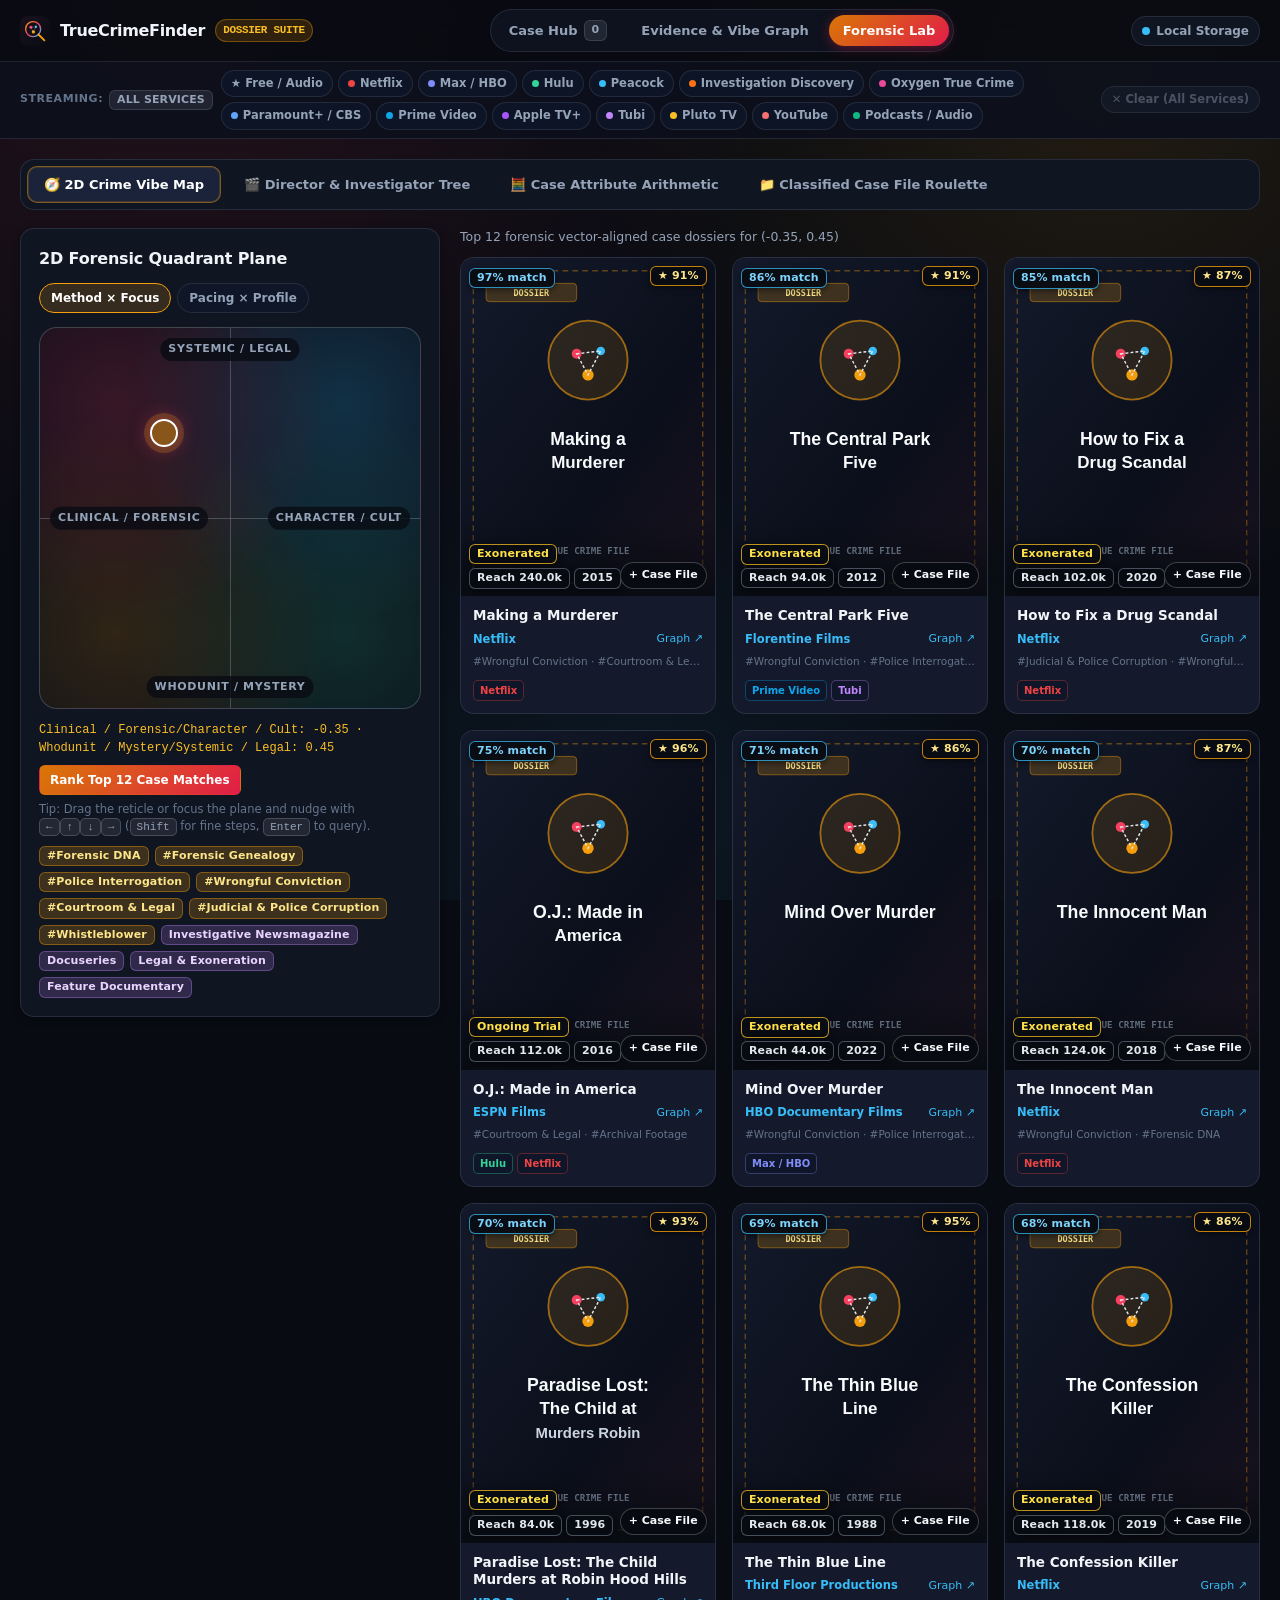
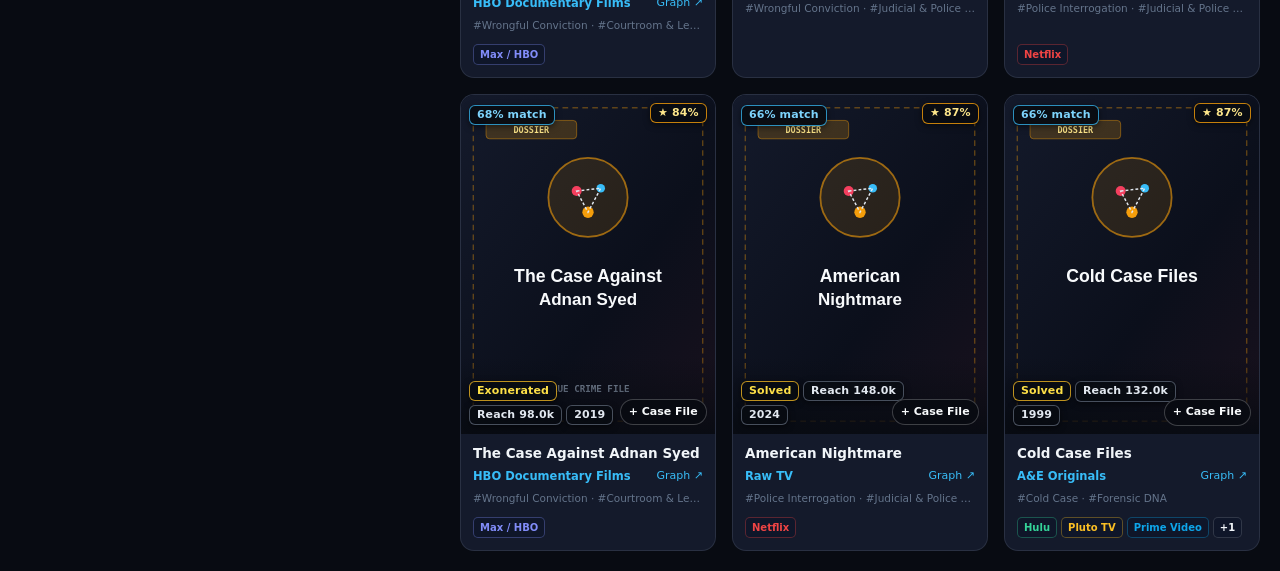
<file: eclectic-lab.html>
<!DOCTYPE html>
<html lang="en">
<head>
  <meta charset="UTF-8">
  <meta name="viewport" content="width=device-width, initial-scale=1.0">
  <meta http-equiv="Content-Security-Policy" content="default-src 'self'; script-src 'self' 'unsafe-inline' 'wasm-unsafe-eval' https://cdn.jsdelivr.net; style-src 'self' 'unsafe-inline'; img-src 'self' https: data: blob:; connect-src 'self' https:; frame-src https://www.youtube-nocookie.com https://www.youtube.com; worker-src 'self' blob:; object-src 'none'; base-uri 'self'; form-action 'self';">
  <meta name="referrer" content="no-referrer-when-downgrade">
  <title>TrueCrimeFinder — Forensic Discovery Lab</title>
  <meta name="description" content="Experimental true crime discovery tools: 2D Crime Vibe Map, Director & Investigator Tree, Case Attribute Arithmetic, and Classified Case File Roulette.">
  <meta name="theme-color" content="#080b12">
  <meta name="mobile-web-app-capable" content="yes">
  <meta name="apple-mobile-web-app-status-bar-style" content="black-translucent">
  <meta name="apple-mobile-web-app-title" content="TrueCrimeFinder">
  <link rel="icon" href="./icon.svg" type="image/svg+xml">
  <link rel="apple-touch-icon" href="./icon.svg">
  <link rel="manifest" href="./manifest.webmanifest">
  <link rel="stylesheet" href="./styles.css">
</head>
<body>
  <div id="af-nav-host"></div>

  <main class="container">
    <!-- Segmented Forensic Lab Tab Bar -->
    <div class="tabs-bar" role="tablist" aria-label="Forensic Lab Modules">
      <button type="button" class="tab-btn active" role="tab" aria-selected="true" data-tab="vibe-map">🧭 2D Crime Vibe Map</button>
      <button type="button" class="tab-btn" role="tab" aria-selected="false" data-tab="auteur">🎬 Director &amp; Investigator Tree</button>
      <button type="button" class="tab-btn" role="tab" aria-selected="false" data-tab="arithmetic">🧮 Case Attribute Arithmetic</button>
      <button type="button" class="tab-btn" role="tab" aria-selected="false" data-tab="roulette">📁 Classified Case File Roulette</button>
    </div>

    <!-- MODULE 1: 2D CRIME VIBE MAP -->
    <section id="lab-vibe-map" class="tab-panel" role="tabpanel">
      <div class="vibe-map-layout">
        <div class="panel">
          <div class="panel-header">
            <h2 class="panel-title">2D Forensic Quadrant Plane</h2>
            <div class="pills-row">
              <button type="button" class="pill active axis-btn" data-axis="tone-reality">Method × Focus</button>
              <button type="button" class="pill axis-btn" data-axis="pacing-obscurity">Pacing × Profile</button>
            </div>
          </div>

          <!-- Draggable & Keyboard-Nudgeable Quadrant Plane (P1 A11y) -->
          <div
            id="quadrantPlane"
            class="quadrant-plane"
            tabindex="0"
            role="application"
            aria-label="2D Crime Vibe Map Quadrant Plane. Use arrow keys to nudge coordinates, Shift plus arrows for fine adjustments, and Enter to search."
          >
            <div class="quadrant-axis-x"></div>
            <div class="quadrant-axis-y"></div>
            <span class="quadrant-label top" id="qLblTop">Systemic / Legal</span>
            <span class="quadrant-label bottom" id="qLblBottom">Whodunit / Mystery</span>
            <span class="quadrant-label left" id="qLblLeft">Clinical / Forensic</span>
            <span class="quadrant-label right" id="qLblRight">Character / Cult</span>
            <div id="quadrantReticle" class="quadrant-reticle" style="left:50%;top:50%;"></div>
          </div>

          <div style="display:flex;justify-content:space-between;align-items:center;margin-top:12px;gap:8px;flex-wrap:wrap;">
            <div id="vibeCoordsReadout" aria-live="polite" style="font-family:var(--font-mono);font-size:12px;color:var(--amber);">
              x: 0.00 · y: 0.00
            </div>
            <button type="button" class="btn btn-primary btn-sm" id="searchQuadrantBtn">Rank Top 12 Case Matches</button>
          </div>
          <div style="font-size:11.5px;color:var(--text-dim);margin-top:6px;">
            Tip: Drag the reticle or focus the plane and nudge with <span class="kbd">←</span><span class="kbd">↑</span><span class="kbd">↓</span><span class="kbd">→</span> (<span class="kbd">Shift</span> for fine steps, <span class="kbd">Enter</span> to query).
          </div>
          <div id="quadrantSignals" class="pills-row" style="margin-top:10px;"></div>
        </div>

        <div>
          <div id="vibeMapMeta" style="font-size:12.5px;color:var(--text-muted);margin-bottom:10px;">Move the reticle to rank up to 12 true crime dossiers by forensic vector alignment.</div>
          <div id="vibeMapGrid" class="anime-grid"></div>
        </div>
      </div>
    </section>

    <!-- MODULE 2: DIRECTOR & INVESTIGATOR TREE -->
    <section id="lab-auteur" class="tab-panel" role="tabpanel" hidden>
      <div class="panel" style="margin-bottom:16px;">
        <div class="panel-header">
          <div>
            <h2 class="panel-title">Director, Journalist &amp; Investigator Tree</h2>
            <div style="font-size:12px;color:var(--text-muted);">Explore true crime documentarians, investigative podcast hosts, and homicide detectives across 5 craft buckets.</div>
          </div>
        </div>
        <div style="display:flex;gap:8px;margin-bottom:12px;flex-wrap:wrap;position:relative;">
          <div style="position:relative;flex:1;min-width:220px;">
            <input id="staffSearchInput" type="search" class="input input-full" placeholder="Search any documentarian, podcast journalist, or investigator..." autocomplete="off">
            <div id="staffDropdown" class="search-dropdown" role="listbox"></div>
          </div>
          <button type="button" class="btn btn-primary btn-sm" id="searchStaffBtn">Inspect Investigator</button>
        </div>
        <div class="pills-row" id="curatedAuteursBar"></div>
      </div>

      <div id="auteurHeader" class="panel" hidden style="margin-bottom:14px;"></div>
      <div id="auteurBucketsBar" class="pills-row sticky-subbar" style="margin-bottom:14px;"></div>
      <div id="auteurGrid" class="anime-grid"></div>
    </section>

    <!-- MODULE 3: CASE ATTRIBUTE ARITHMETIC -->
    <section id="lab-arithmetic" class="tab-panel" role="tabpanel" hidden>
      <div class="panel" style="margin-bottom:16px;">
        <div class="panel-header">
          <div>
            <h2 class="panel-title">Case Attribute Arithmetic (Signed Forensic Equations)</h2>
            <div style="font-size:12px;color:var(--text-muted);">
              Combine true crime cases, forensic tags, and categories with <strong>+</strong> / <strong>−</strong> polarity. Click any term's sign to flip it.
            </div>
          </div>
          <div class="meta-row">
            <label style="display:inline-flex;align-items:center;gap:5px;font-size:12px;color:var(--text-muted);cursor:pointer;">
              <input type="checkbox" id="arithEntryPointsOnly" checked> Standalone Entry Points Only
            </label>
            <button type="button" class="btn btn-sm" id="resetDefaultEqBtn">Preset: The Jinx + Forensic Files − Cult</button>
            <button type="button" class="btn btn-primary btn-sm" id="solveEquationBtn">= Solve Case Equation</button>
          </div>
        </div>

        <!-- Equation Bar -->
        <div id="equationBar" class="equation-bar" aria-label="Active forensic equation"></div>

        <!-- Add Terms Controls -->
        <div class="grid-3" style="margin-top:14px;">
          <div style="position:relative;">
            <label for="eqAddAnime" style="font-size:11.5px;color:var(--text-muted);display:block;margin-bottom:4px;">+ Add Case / Show Term</label>
            <input id="eqAddAnime" type="search" class="input input-full" placeholder="Search case (e.g. Making a Murderer, Bear Brook)..." autocomplete="off">
            <div id="eqAnimeDropdown" class="search-dropdown"></div>
          </div>
          <div>
            <label for="eqAddGenre" style="font-size:11.5px;color:var(--text-muted);display:block;margin-bottom:4px;">+ / − Add Category Term</label>
            <div style="display:flex;gap:6px;">
              <select id="eqAddGenre" class="select" style="flex:1;"></select>
              <button type="button" class="btn btn-emerald btn-sm" id="eqAddGenrePlus">+</button>
              <button type="button" class="btn btn-danger btn-sm" id="eqAddGenreMinus">−</button>
            </div>
          </div>
          <div>
            <label for="eqAddTag" style="font-size:11.5px;color:var(--text-muted);display:block;margin-bottom:4px;">+ / − Add Forensic Tag</label>
            <div style="display:flex;gap:6px;">
              <input id="eqAddTag" list="eqTagDatalist" class="input input-full" placeholder="e.g. Forensic Genealogy, Cold Case...">
              <datalist id="eqTagDatalist"></datalist>
              <button type="button" class="btn btn-emerald btn-sm" id="eqAddTagPlus">+</button>
              <button type="button" class="btn btn-danger btn-sm" id="eqAddTagMinus">−</button>
            </div>
          </div>
        </div>
      </div>

      <!-- Sticky Synthesized DNA Preview -->
      <div id="synthesizedDna" class="sticky-subbar" style="margin-bottom:14px;font-size:12px;color:var(--text-muted);" hidden></div>

      <div id="arithmeticGrid" class="anime-grid"></div>
    </section>

    <!-- MODULE 4: CLASSIFIED CASE FILE ROULETTE -->
    <section id="lab-roulette" class="tab-panel" role="tabpanel" hidden>
      <div class="panel" style="margin-bottom:18px;">
        <div class="panel-header" style="margin-bottom:0;">
          <div>
            <h2 class="panel-title">Classified Case File Roulette</h2>
            <div style="font-size:12px;color:var(--text-muted);">Case names and title tokens are stripped into <code>[REDACTED]</code> and poster art is sealed until declassification — evaluate cases purely on investigative premise.</div>
          </div>
          <div class="meta-row">
            <select id="roulettePopSelect" class="select" aria-label="Profile ceiling">
              <option value="75000">Deep Cuts (&lt;75k reach)</option>
              <option value="140000" selected>Under-Seen Cases (&lt;140k reach)</option>
              <option value="0">All Cases</option>
            </select>
            <select id="rouletteGenreSelect" class="select" aria-label="Optional category filter">
              <option value="">Any Category</option>
            </select>
            <button type="button" class="btn btn-primary btn-sm" id="rollRouletteBtn">🎲 Draw Classified Dossier</button>
          </div>
        </div>
      </div>

      <div id="rouletteStage"></div>
    </section>
  </main>

  <script src="./catalog-data.js"></script>
  <script src="./imdb-catalog.js"></script>
  <script src="./streaming-links.js"></script>
  <script src="./shared-core.js"></script>
  <script>
    (function () {
      'use strict';
      const AF = window.TrueCrimeFinderCore;
      AF.mountNav('lab');

      let activeTab = 'vibe-map';
      let taxonomy = null;
      const loadedTabs = new Set();

      function switchTab(tabName) {
        activeTab = tabName;
        document.querySelectorAll('.tabs-bar .tab-btn').forEach(btn => {
          const isAct = btn.dataset.tab === tabName;
          btn.classList.toggle('active', isAct);
          btn.setAttribute('aria-selected', String(isAct));
        });
        document.querySelectorAll('.tab-panel').forEach(sec => {
          sec.hidden = sec.id !== `lab-${tabName}`;
        });
        const url = new URL(window.location.href);
        url.searchParams.set('tab', tabName);
        history.replaceState(null, '', url.toString());

        if (!loadedTabs.has(tabName)) {
          loadedTabs.add(tabName);
          if (tabName === 'vibe-map') runQuadrantQuery();
          if (tabName === 'auteur') loadAuteur('Joe Berlinger');
          if (tabName === 'arithmetic') initArithmetic();
          if (tabName === 'roulette') rollRoulette();
        }
      }

      document.querySelectorAll('.tabs-bar .tab-btn').forEach(btn => {
        btn.addEventListener('click', () => switchTab(btn.dataset.tab));
      });

      function renderLabCard(media, badgeHtml = '') {
        const wl = AF.getState().watchlist[media.id];
        const title = AF.getDisplayTitle(media);
        const leadStudio = media.studios?.nodes?.[0]?.name || '';
        const subTags = AF.getTopSubgenreTags(media, 2);
        const caseSt = AF.classifyDub(media);
        const platforms = AF.detectPlatforms(media);
        return `
          <article class="anime-card" tabindex="0" data-id="${media.id}">
            <div class="anime-card-cover-wrap">
              <img class="anime-card-cover" src="${AF.escapeHtml(AF.getCover(media))}" alt="${AF.escapeHtml(title)}" loading="lazy">
              <div class="anime-card-overlay-top">
                <div>${badgeHtml} ${wl ? `<span class="badge badge-emerald">${AF.escapeHtml(wl.status)}</span>` : ''}</div>
                ${media.averageScore ? `<span class="badge badge-accent">★ ${media.averageScore}%</span>` : ''}
              </div>
              <div class="anime-card-overlay-bottom">
                <span class="badge badge-amber">${AF.escapeHtml(caseSt)}</span>
                <span class="badge badge-muted">Reach ${AF.formatCompactNumber(media.popularity)}</span>
                ${media.seasonYear ? `<span class="badge badge-muted">${media.seasonYear}</span>` : ''}
              </div>
              <button type="button" class="quick-wl-btn ${wl ? 'saved' : ''}" data-quick-wl="${media.id}" title="${wl ? 'Saved in Case Files (click to edit)' : 'Quick-add to Case Backlog'}">${wl ? '✓ Saved' : '+ Case File'}</button>
            </div>
            <div class="anime-card-body">
              <h3 class="anime-card-title">${AF.escapeHtml(title)}</h3>
              <div class="anime-card-meta">
                ${leadStudio
                  ? `<a href="./index.html?tab=archives&amp;studio=${encodeURIComponent(leadStudio)}" onclick="event.stopPropagation();" style="color:var(--cyan);font-weight:600;overflow:hidden;text-overflow:ellipsis;white-space:nowrap;">${AF.escapeHtml(leadStudio)}</a>`
                  : `<span>${AF.escapeHtml((media.genres || []).slice(0, 2).join(', ') || media.format || 'Dossier')}</span>`}
                <a href="./vibe-graph.html?seed=${media.id}" onclick="event.stopPropagation();" style="font-size:11px;flex-shrink:0;">Graph ↗</a>
              </div>
              ${subTags.length ? `<div style="font-size:10.5px;color:var(--text-dim);white-space:nowrap;overflow:hidden;text-overflow:ellipsis;">${subTags.map(t => '#' + AF.escapeHtml(t)).join(' · ')}</div>` : ''}
              ${platforms.length ? `
                <div class="anime-card-platforms">
                  ${platforms.slice(0, 3).map(p => `<span class="platform-tag" style="color:${p.color};border-color:${p.color}55;">${AF.escapeHtml(p.name)}</span>`).join('')}
                  ${platforms.length > 3 ? `<span class="platform-tag">+${platforms.length - 3}</span>` : ''}
                </div>
              ` : ''}
            </div>
          </article>
        `;
      }

      function wireCards(container, list) {
        const byId = new Map(list.map(m => [m.id, m]));
        container.querySelectorAll('.anime-card').forEach(card => {
          const open = () => AF.openDetailModal(byId.get(Number(card.dataset.id)) || Number(card.dataset.id));
          card.addEventListener('click', (ev) => { if (!ev.target.closest('a,button')) open(); });
          card.addEventListener('keydown', (ev) => { if (ev.key === 'Enter' || ev.key === ' ') { ev.preventDefault(); open(); } });
        });
        container.querySelectorAll('[data-quick-wl]').forEach(btn => {
          btn.addEventListener('click', (ev) => {
            ev.stopPropagation();
            const id = Number(btn.dataset.quickWl);
            const item = byId.get(id);
            const existing = AF.getState().watchlist[id];
            if (existing) {
              AF.openDetailModal(item || id);
            } else if (item) {
              AF.upsertWatchlistItem(item, { status: 'Case Backlog' });
              btn.classList.add('saved');
              btn.textContent = '✓ Saved';
              AF.toast(`Added "${AF.getDisplayTitle(item)}" to Case Backlog!`, 'success', 2000);
            }
          });
        });
        AF.hydrateCardPosters(container, byId);
      }

      // ----------------------------------------------------------------------
      // MODULE 1: 2D CRIME VIBE MAP (Method × Focus | Pacing × Profile)
      // ----------------------------------------------------------------------
      const AXIS_DEFS = {
        'tone-reality': {
          left: 'Clinical / Forensic', right: 'Character / Cult', bottom: 'Whodunit / Mystery', top: 'Systemic / Legal',
          mapCoords(x, y) {
            const tags = [], genres = [], avoidTags = [], avoidGenres = [];
            if (x <= -0.2) {
              tags.push('Forensic DNA', 'Forensic Genealogy', 'Police Interrogation');
              genres.push('Investigative Newsmagazine', 'Docuseries');
              avoidTags.push('Cult & High-Control Group');
            }
            if (x >= 0.2) {
              tags.push('Cult & High-Control Group', 'Con Artist & Impostor', 'Psychological Profile');
              genres.push('Cult & Extremism', 'Fraud & White-Collar');
            }
            if (y <= -0.2) {
              tags.push('Cold Case', 'Unsolved Mystery', 'Missing Persons', 'Small-Town Mystery');
              genres.push('Docuseries', 'True Crime Podcast');
            }
            if (y >= 0.2) {
              tags.push('Wrongful Conviction', 'Courtroom & Legal', 'Judicial & Police Corruption', 'Whistleblower');
              genres.push('Legal & Exoneration', 'Feature Documentary');
            }
            if (!tags.length && !genres.length) {
              tags.push('Investigative Journalism', 'Archival Footage');
              genres.push('Docuseries');
            }
            return { tags, genres, avoidTags, avoidGenres, maxPopularity: null, minPopularity: null };
          }
        },
        'pacing-obscurity': {
          left: 'Slow-Burn Deep Dive', right: 'Fast Procedural', bottom: 'High-Profile Case', top: 'Under-the-Radar Cold Case',
          mapCoords(x, y) {
            const tags = [], genres = [], avoidTags = [], avoidGenres = [];
            if (x <= -0.2) {
              tags.push('Investigative Journalism', 'Wrongful Conviction', 'Archival Footage');
              genres.push('True Crime Podcast', 'Feature Documentary');
            }
            if (x >= 0.2) {
              tags.push('Forensic DNA', 'Police Interrogation', 'Cyber & OSINT Sleuths');
              genres.push('Investigative Newsmagazine', 'Docuseries');
            }
            if (!tags.length) {
              tags.push('Cold Case', 'Courtroom & Legal');
              genres.push('Docuseries');
            }
            let maxPopularity = null;
            let minPopularity = null;
            if (y >= 0.35) maxPopularity = y >= 0.7 ? 55000 : 95000;
            else if (y <= -0.35) minPopularity = y <= -0.7 ? 160000 : 115000;
            return { tags, genres, avoidTags, avoidGenres, maxPopularity, minPopularity };
          }
        }
      };

      let axisMode = 'tone-reality';
      let reticleX = -0.35;
      let reticleY = 0.45;
      let quadrantDebounce = null;

      function updateReticleUI() {
        const def = AXIS_DEFS[axisMode];
        document.getElementById('qLblLeft').textContent = def.left;
        document.getElementById('qLblRight').textContent = def.right;
        document.getElementById('qLblTop').textContent = def.top;
        document.getElementById('qLblBottom').textContent = def.bottom;

        const leftPct = ((reticleX + 1) / 2) * 100;
        const topPct = ((1 - reticleY) / 2) * 100;
        const ret = document.getElementById('quadrantReticle');
        ret.style.left = leftPct + '%';
        ret.style.top = topPct + '%';

        document.getElementById('vibeCoordsReadout').textContent =
          `${def.left}/${def.right}: ${reticleX.toFixed(2)}  ·  ${def.bottom}/${def.top}: ${reticleY.toFixed(2)}`;

        const mapped = def.mapCoords(reticleX, reticleY);
        document.getElementById('quadrantSignals').innerHTML = [
          ...mapped.tags.map(t => `<span class="badge badge-accent">#${AF.escapeHtml(t)}</span>`),
          ...mapped.genres.map(g => `<span class="badge badge-purple">${AF.escapeHtml(g)}</span>`),
          mapped.maxPopularity ? `<span class="badge badge-amber">Reach &lt; ${AF.formatCompactNumber(mapped.maxPopularity)}</span>` : '',
          mapped.minPopularity ? `<span class="badge badge-cyan">Reach &gt; ${AF.formatCompactNumber(mapped.minPopularity)}</span>` : ''
        ].join('');
      }

      async function runQuadrantQuery() {
        const def = AXIS_DEFS[axisMode];
        const mapped = def.mapCoords(reticleX, reticleY);
        const grid = document.getElementById('vibeMapGrid');
        const meta = document.getElementById('vibeMapMeta');

        let pool = AF.CANONICAL_DOSSIER_LIST.filter(m => AF.matchesStreamingFilter(m));
        if (!pool.length) {
          const sf = AF.getStreamingFilterSummary();
          meta.textContent = `0 case dossiers matched (${sf})`;
          grid.innerHTML = `<div class="empty-state" style="grid-column:1/-1;">No case dossiers available on <strong>${AF.escapeHtml(sf)}</strong>. Click <strong>Clear (All Services)</strong> above to see all titles.</div>`;
          return;
        }
        if (mapped.maxPopularity) {
          const sub = pool.filter(m => (m.popularity || 0) <= mapped.maxPopularity);
          if (sub.length >= 4) pool = sub;
        }
        if (mapped.minPopularity) {
          const sub = pool.filter(m => (m.popularity || 0) >= mapped.minPopularity);
          if (sub.length >= 4) pool = sub;
        }

        const targetTags = new Set(mapped.tags.map(t => t.toLowerCase()));
        const targetGenres = new Set(mapped.genres.map(g => g.toLowerCase()));
        const avoidT = new Set((mapped.avoidTags || []).map(t => t.toLowerCase()));
        const avoidG = new Set((mapped.avoidGenres || []).map(g => g.toLowerCase()));

        const rawScored = pool.map(m => {
          let align = 0;
          let hits = 0;
          for (const t of (m.tags || [])) {
            const tl = t.name.toLowerCase();
            if (targetTags.has(tl)) { align += (t.rank || 60) * 1.3; hits++; }
            if (avoidT.has(tl)) align -= (t.rank || 60) * 1.4;
          }
          for (const g of (m.genres || [])) {
            const gl = g.toLowerCase();
            if (targetGenres.has(gl)) { align += 48; hits++; }
            if (avoidG.has(gl)) align -= 75;
          }
          if (hits >= 2) align *= (1 + Math.min(4, hits) * 0.16);
          align += (m.averageScore || 80) * 0.28;
          return { media: m, align };
        }).sort((a, b) => b.align - a.align).slice(0, 12);

        const topAlign = rawScored[0]?.align || 1;
        const minAlign = rawScored[rawScored.length - 1]?.align || 0;
        const span = Math.max(25, topAlign - minAlign);
        const scored = rawScored.map((s, idx) => {
          const norm = (s.align - minAlign) / span;
          const pct = Math.min(98, Math.max(64, Math.round(70 + norm * 27 - idx * 0.4)));
          return { ...s, pct };
        });

        meta.textContent = `Top ${scored.length} forensic vector-aligned case dossiers for (${reticleX.toFixed(2)}, ${reticleY.toFixed(2)})`;
        grid.innerHTML = scored.map(s => renderLabCard(s.media, `<span class="badge badge-cyan">${s.pct}% match</span>`)).join('');
        wireCards(grid, scored.map(s => s.media));
      }

      const plane = document.getElementById('quadrantPlane');
      let draggingPlane = false;

      function setReticleFromPointer(ev) {
        const rect = plane.getBoundingClientRect();
        const nx = Math.max(-1, Math.min(1, ((ev.clientX - rect.left) / rect.width) * 2 - 1));
        const ny = Math.max(-1, Math.min(1, 1 - ((ev.clientY - rect.top) / rect.height) * 2));
        reticleX = nx;
        reticleY = ny;
        updateReticleUI();
      }

      plane.addEventListener('pointerdown', (ev) => {
        draggingPlane = true;
        plane.setPointerCapture(ev.pointerId);
        setReticleFromPointer(ev);
      });
      plane.addEventListener('pointermove', (ev) => {
        if (!draggingPlane) return;
        setReticleFromPointer(ev);
      });
      plane.addEventListener('pointerup', () => {
        if (!draggingPlane) return;
        draggingPlane = false;
        runQuadrantQuery();
      });

      plane.addEventListener('keydown', (ev) => {
        const step = ev.shiftKey ? 0.05 : 0.15;
        let changed = false;
        if (ev.key === 'ArrowLeft') { reticleX = Math.max(-1, reticleX - step); changed = true; }
        else if (ev.key === 'ArrowRight') { reticleX = Math.min(1, reticleX + step); changed = true; }
        else if (ev.key === 'ArrowUp') { reticleY = Math.min(1, reticleY + step); changed = true; }
        else if (ev.key === 'ArrowDown') { reticleY = Math.max(-1, reticleY - step); changed = true; }
        else if (ev.key === 'Enter' || ev.key === ' ') {
          ev.preventDefault();
          runQuadrantQuery();
          return;
        }
        if (changed) {
          ev.preventDefault();
          updateReticleUI();
          if (quadrantDebounce) clearTimeout(quadrantDebounce);
          quadrantDebounce = setTimeout(runQuadrantQuery, 350);
        }
      });

      document.querySelectorAll('.axis-btn').forEach(btn => {
        btn.addEventListener('click', () => {
          axisMode = btn.dataset.axis;
          document.querySelectorAll('.axis-btn').forEach(b => b.classList.toggle('active', b === btn));
          updateReticleUI();
          runQuadrantQuery();
        });
      });
      document.getElementById('searchQuadrantBtn').addEventListener('click', runQuadrantQuery);
      updateReticleUI();

      // ----------------------------------------------------------------------
      // MODULE 2: DIRECTOR & INVESTIGATOR TREE
      // ----------------------------------------------------------------------
      const CURATED_AUTEURS = [
        'Joe Berlinger',
        'Alex Gibney',
        'Errol Morris',
        'Sarah Koenig',
        'Keith Morrison',
        'Madeleine Baran',
        'Andrew Jarecki',
        'Werner Herzog'
      ];

      const CRAFT_BUCKETS = [
        'All Credits',
        'Director / Filmmaker',
        'Host / Journalist',
        'Detective / Forensic',
        'Legal / Producer',
        'Other'
      ];

      let currentAuteurCredits = [];
      let activeBucket = 'All Credits';

      function classifyCraftRole(roleStr) {
        const r = String(roleStr || '').toLowerCase();
        if (/(host|journalist|correspondent|anchor|author|narrator)/.test(r)) return 'Host / Journalist';
        if (/(detective|fbi|investigator|genealogist|sleuth)/.test(r)) return 'Detective / Forensic';
        if (/(attorney|legal|producer|whistleblower)/.test(r)) return 'Legal / Producer';
        if (/(director|creator|cinematography)/.test(r)) return 'Director / Filmmaker';
        return 'Other';
      }

      document.getElementById('curatedAuteursBar').innerHTML = CURATED_AUTEURS.map(name =>
        `<button type="button" class="pill auteur-chip" data-name="${AF.escapeHtml(name)}">${AF.escapeHtml(name)}</button>`
      ).join('');
      document.querySelectorAll('.auteur-chip').forEach(btn => {
        btn.addEventListener('click', () => {
          document.getElementById('staffSearchInput').value = btn.dataset.name;
          loadAuteur(btn.dataset.name);
        });
      });

      const staffInp = document.getElementById('staffSearchInput');
      const staffDrop = document.getElementById('staffDropdown');
      let staffTimer = null;
      staffInp.addEventListener('input', () => {
        const q = staffInp.value.trim();
        if (staffTimer) clearTimeout(staffTimer);
        if (q.length < 2) { staffDrop.classList.remove('open'); return; }
        staffTimer = setTimeout(async () => {
          const data = await AF.anilistQuery('query { staff(search: $search) }', { search: q });
          const list = data?.Page?.staff || [];
          if (!list.length) { staffDrop.classList.remove('open'); return; }
          staffDrop.innerHTML = list.map(st => `
            <div class="search-item" data-name="${AF.escapeHtml(st.name.full)}">
              ${st.image?.medium ? `<img src="${AF.escapeHtml(st.image.medium)}" alt="" style="width:36px;height:48px;">` : ''}
              <div>
                <div style="font-weight:700;font-size:13px;">${AF.escapeHtml(st.name.full)}</div>
                <div style="font-size:11px;color:var(--text-muted);">${AF.escapeHtml((st.primaryOccupations || []).join(' · '))}</div>
              </div>
            </div>
          `).join('');
          staffDrop.classList.add('open');
          staffDrop.querySelectorAll('.search-item').forEach(row => {
            row.addEventListener('click', () => {
              staffInp.value = row.dataset.name;
              staffDrop.classList.remove('open');
              loadAuteur(row.dataset.name);
            });
          });
        }, 220);
      });
      document.addEventListener('click', (ev) => {
        if (!ev.target.closest('#staffSearchInput') && !ev.target.closest('#staffDropdown')) staffDrop.classList.remove('open');
      });

      document.getElementById('searchStaffBtn').addEventListener('click', () => {
        staffDrop.classList.remove('open');
        const q = staffInp.value.trim();
        if (q) loadAuteur(q);
      });
      staffInp.addEventListener('keydown', (ev) => {
        if (ev.key === 'Enter') {
          staffDrop.classList.remove('open');
          const q = ev.target.value.trim();
          if (q) loadAuteur(q);
        }
      });

      async function loadAuteur(name) {
        const header = document.getElementById('auteurHeader');
        const bucketsBar = document.getElementById('auteurBucketsBar');
        const grid = document.getElementById('auteurGrid');
        header.hidden = true;
        bucketsBar.innerHTML = '';

        const data = await AF.anilistQuery('query { staff(search: $search) }', { search: name });
        const staff = data?.Page?.staff?.[0];
        if (!staff) {
          grid.innerHTML = `<div class="empty-state" style="grid-column:1/-1;">Investigator or creator "${AF.escapeHtml(name)}" not found. Try picking one of the curated investigators above.</div>`;
          return;
        }

        const creditMap = new Map();
        const allEdges = [...(staff.p1?.edges || []), ...(staff.p2?.edges || [])];
        for (const e of allEdges) {
          const m = e?.node;
          if (!m) continue;
          const role = e.staffRole || 'Investigator';
          const bucket = classifyCraftRole(role);
          if (!creditMap.has(m.id)) {
            creditMap.set(m.id, { media: m, roles: [role], buckets: new Set([bucket]), rolesByBucket: { [bucket]: [role] } });
          } else {
            const rec = creditMap.get(m.id);
            if (!rec.roles.includes(role)) rec.roles.push(role);
            rec.buckets.add(bucket);
            if (!rec.rolesByBucket[bucket]) rec.rolesByBucket[bucket] = [];
            if (!rec.rolesByBucket[bucket].includes(role)) rec.rolesByBucket[bucket].push(role);
          }
        }

        currentAuteurCredits = Array.from(creditMap.values());
        activeBucket = 'All Credits';

        header.hidden = false;
        header.innerHTML = `
          <div style="display:flex;gap:14px;align-items:center;flex-wrap:wrap;">
            ${staff.image?.large ? `<img src="${AF.escapeHtml(staff.image.large)}" alt="${AF.escapeHtml(staff.name.full)}" style="width:68px;height:68px;object-fit:cover;border-radius:50%;border:2px solid var(--accent);">` : ''}
            <div style="flex:1;min-width:220px;">
              <h3 style="margin:0;font-size:17px;">${AF.escapeHtml(staff.name.full)}</h3>
              <div style="font-size:12px;color:var(--cyan);margin-top:2px;">${AF.escapeHtml((staff.primaryOccupations || []).join(' · '))}</div>
              <p style="margin:6px 0 0;font-size:12.5px;color:var(--text-muted);">
                ${AF.escapeHtml(AF.stripHtml(staff.description))}
              </p>
            </div>
            <span class="badge badge-accent">${currentAuteurCredits.length} Indexed Case Files</span>
          </div>
        `;
        renderAuteurCredits();
      }

      function renderAuteurCredits() {
        const bucketsBar = document.getElementById('auteurBucketsBar');
        const grid = document.getElementById('auteurGrid');

        const streamFiltered = currentAuteurCredits.filter(c => AF.matchesStreamingFilter(c.media));
        const counts = {};
        CRAFT_BUCKETS.forEach(b => { counts[b] = 0; });
        counts['All Credits'] = streamFiltered.length;
        streamFiltered.forEach(c => {
          c.buckets.forEach(b => { counts[b] = (counts[b] || 0) + 1; });
        });

        bucketsBar.innerHTML = CRAFT_BUCKETS.map(b => `
          <button type="button" class="pill ${activeBucket === b ? 'active' : ''}" data-bucket="${AF.escapeHtml(b)}">
            ${AF.escapeHtml(b)} <span class="badge badge-muted">${counts[b] || 0}</span>
          </button>
        `).join('');
        bucketsBar.querySelectorAll('.pill').forEach(btn => {
          btn.addEventListener('click', () => {
            activeBucket = btn.dataset.bucket;
            renderAuteurCredits();
          });
        });

        const filtered = activeBucket === 'All Credits'
          ? streamFiltered
          : streamFiltered.filter(c => c.buckets.has(activeBucket));

        const pickRole = (c) => {
          if (activeBucket !== 'All Credits' && c.rolesByBucket?.[activeBucket]?.length) {
            return c.rolesByBucket[activeBucket][0];
          }
          return c.roles[0];
        };

        grid.innerHTML = filtered.length
          ? filtered.map(c => renderLabCard(c.media, `<span class="badge badge-purple">${AF.escapeHtml(pickRole(c))}</span>`)).join('')
          : `<div class="empty-state" style="grid-column:1/-1;">No case files in the "${AF.escapeHtml(activeBucket)}" bucket.</div>`;
        wireCards(grid, filtered.map(c => c.media));
      }

      // ----------------------------------------------------------------------
      // MODULE 3: CASE ATTRIBUTE ARITHMETIC
      // ----------------------------------------------------------------------
      let eqTerms = [];
      let arithmeticInitialized = false;

      async function ensureTaxonomyLoaded() {
        if (taxonomy) return taxonomy;
        taxonomy = await AF.getTaxonomy();
        const gSel = document.getElementById('eqAddGenre');
        const rSel = document.getElementById('rouletteGenreSelect');
        gSel.innerHTML = taxonomy.genres.map(g => `<option value="${AF.escapeHtml(g)}">${AF.escapeHtml(g)}</option>`).join('');
        rSel.innerHTML = `<option value="">Any Category</option>` + taxonomy.genres.map(g => `<option value="${AF.escapeHtml(g)}">${AF.escapeHtml(g)}</option>`).join('');

        const dl = document.getElementById('eqTagDatalist');
        dl.innerHTML = taxonomy.tags.map(t => `<option value="${AF.escapeHtml(t.name)}"></option>`).join('');
        return taxonomy;
      }

      function renderEquationBar() {
        const bar = document.getElementById('equationBar');
        if (!eqTerms.length) {
          bar.innerHTML = `<span style="color:var(--text-dim);font-size:13px;">Add case files, categories, or forensic tags below to build a signed equation...</span>`;
          return;
        }
        bar.innerHTML = eqTerms.map((t, idx) => `
          <div class="eq-term ${t.sign > 0 ? 'plus' : 'minus'}">
            <button type="button" class="eq-sign-btn" data-idx="${idx}" title="Click to flip + / − polarity">${t.sign > 0 ? '+' : '−'}</button>
            <span>${AF.escapeHtml(t.label)}</span>
            <span style="font-size:10px;opacity:0.75;text-transform:uppercase;">${t.type}</span>
            <button type="button" class="eq-remove-btn" data-idx="${idx}" aria-label="Remove ${AF.escapeHtml(t.label)}">✕</button>
          </div>
        `).join('');

        bar.querySelectorAll('.eq-sign-btn').forEach(btn => {
          btn.addEventListener('click', () => {
            const idx = Number(btn.dataset.idx);
            eqTerms[idx].sign *= -1;
            renderEquationBar();
            solveEquation();
          });
        });
        bar.querySelectorAll('.eq-remove-btn').forEach(btn => {
          btn.addEventListener('click', () => {
            eqTerms.splice(Number(btn.dataset.idx), 1);
            renderEquationBar();
            solveEquation();
          });
        });
      }

      function synthesizeDna() {
        const posTags = new Map();
        const negTags = new Set();
        const posGenres = new Map();
        const negGenres = new Set();
        const seedIds = new Set();

        for (const term of eqTerms) {
          if (term.type === 'anime' && term.anime) {
            seedIds.add(term.anime.id);
            const a = term.anime;
            for (const g of (a.genres || [])) {
              if (term.sign > 0) posGenres.set(g, (posGenres.get(g) || 0) + 1);
              else negGenres.add(g);
            }
            for (const t of (a.tags || []).slice(0, 8)) {
              if (term.sign > 0) posTags.set(t.name, (posTags.get(t.name) || 0) + (t.rank || 70));
              else negTags.add(t.name);
            }
          } else if (term.type === 'genre') {
            if (term.sign > 0) posGenres.set(term.label, (posGenres.get(term.label) || 0) + 2);
            else negGenres.add(term.label);
          } else if (term.type === 'tag') {
            if (term.sign > 0) posTags.set(term.label, (posTags.get(term.label) || 0) + 120);
            else negTags.add(term.label);
          }
        }

        negGenres.forEach(g => posGenres.delete(g));
        negTags.forEach(t => posTags.delete(t));

        const topPosTags = Array.from(posTags.entries()).sort((a, b) => b[1] - a[1]).slice(0, 6).map(([k]) => k);
        const topPosGenres = Array.from(posGenres.entries()).sort((a, b) => b[1] - a[1]).slice(0, 4).map(([k]) => k);

        return {
          posTags: topPosTags,
          posGenres: topPosGenres,
          negTags: Array.from(negTags).slice(0, 6),
          negGenres: Array.from(negGenres).slice(0, 6),
          seedIds
        };
      }

      async function solveEquation() {
        const dnaBox = document.getElementById('synthesizedDna');
        const grid = document.getElementById('arithmeticGrid');
        if (!eqTerms.length) {
          dnaBox.innerHTML = '';
          dnaBox.hidden = true;
          grid.innerHTML = `<div class="empty-state" style="grid-column:1/-1;">Add at least one positive case or forensic term to solve.</div>`;
          return;
        }

        const dna = synthesizeDna();
        dnaBox.hidden = false;
        dnaBox.innerHTML = `
          <div class="meta-row">
            <strong style="color:var(--text);">Synthesized Forensic DNA:</strong>
            ${dna.posGenres.map(g => `<span class="badge badge-emerald">+ ${AF.escapeHtml(g)}</span>`).join('')}
            ${dna.posTags.map(t => `<span class="badge badge-cyan">+ #${AF.escapeHtml(t)}</span>`).join('')}
            ${dna.negGenres.map(g => `<span class="badge badge-rose">− ${AF.escapeHtml(g)}</span>`).join('')}
            ${dna.negTags.map(t => `<span class="badge badge-rose">− #${AF.escapeHtml(t)}</span>`).join('')}
          </div>
        `;

        const posT = new Set(dna.posTags.map(x => x.toLowerCase()));
        const posG = new Set(dna.posGenres.map(x => x.toLowerCase()));
        const negT = new Set(dna.negTags.map(x => x.toLowerCase()));
        const negG = new Set(dna.negGenres.map(x => x.toLowerCase()));

        const entryOnly = document.getElementById('arithEntryPointsOnly')?.checked;
        const pool = AF.CANONICAL_DOSSIER_LIST.filter(m => {
          if (!AF.matchesStreamingFilter(m)) return false;
          if (dna.seedIds.has(m.id)) return false;
          if (entryOnly && AF.isSequelOrRecap(m)) return false;
          if ((m.genres || []).some(g => negG.has(g.toLowerCase()))) return false;
          if ((m.tags || []).some(t => negT.has(t.name.toLowerCase()))) return false;
          return true;
        });

        const ranked = pool.map(m => {
          let score = 0;
          let hitCount = 0;
          for (const t of (m.tags || [])) {
            const tl = t.name.toLowerCase();
            if (posT.has(tl)) { score += (t.rank || 70) * 1.25; hitCount++; }
            if (negT.has(tl)) score -= (t.rank || 70) * 1.8;
          }
          for (const g of (m.genres || [])) {
            const gl = g.toLowerCase();
            if (posG.has(gl)) { score += 45; hitCount++; }
            if (negG.has(gl)) score -= 90;
          }
          if (hitCount >= 3) score *= 1.18;
          score += (m.averageScore || 80) * 0.4;
          return { media: m, score };
        }).sort((a, b) => b.score - a.score).slice(0, 18);

        grid.innerHTML = ranked.length
          ? ranked.map((r, i) => renderLabCard(r.media, `<span class="badge badge-emerald">#${i + 1} Fit</span>`)).join('')
          : `<div class="empty-state" style="grid-column:1/-1;">No case files satisfied all exclusion constraints. Try flipping or removing a negative term.</div>`;
        wireCards(grid, ranked.map(r => r.media));
      }

      async function loadDefaultPresetEquation() {
        const [jinx, forensic] = await Promise.all([
          AF.fetchAnimeById(101), // The Jinx
          AF.fetchAnimeById(104)  // Forensic Files
        ]);
        eqTerms = [];
        if (jinx) eqTerms.push({ type: 'anime', label: AF.getDisplayTitle(jinx), sign: 1, anime: jinx });
        if (forensic) eqTerms.push({ type: 'anime', label: AF.getDisplayTitle(forensic), sign: 1, anime: forensic });
        eqTerms.push({ type: 'genre', label: 'Cult & Extremism', sign: -1 });
        renderEquationBar();
        solveEquation();
      }

      async function initArithmetic(seedIdOverride = null) {
        await ensureTaxonomyLoaded();
        if (arithmeticInitialized && !seedIdOverride) return;
        arithmeticInitialized = true;

        const params = new URLSearchParams(window.location.search);
        const seedId = seedIdOverride || Number(params.get('seed'));
        if (seedId) {
          const seeded = await AF.fetchAnimeById(seedId);
          if (seeded) {
            eqTerms = [{ type: 'anime', label: AF.getDisplayTitle(seeded), sign: 1, anime: seeded }];
            renderEquationBar();
            solveEquation();
            return;
          }
        }
        await loadDefaultPresetEquation();
      }

      const eqAnimeInp = document.getElementById('eqAddAnime');
      const eqAnimeDrop = document.getElementById('eqAnimeDropdown');
      let eqSearchTimer = null;
      eqAnimeInp.addEventListener('input', () => {
        const q = eqAnimeInp.value.trim();
        if (eqSearchTimer) clearTimeout(eqSearchTimer);
        if (q.length < 2) { eqAnimeDrop.classList.remove('open'); return; }
        eqSearchTimer = setTimeout(async () => {
          const hits = await AF.searchAnimeQuick(q, 6);
          if (!hits.length) { eqAnimeDrop.classList.remove('open'); return; }
          eqAnimeDrop.innerHTML = hits.map(m => `
            <div class="search-item" data-id="${m.id}">
              <img src="${AF.escapeHtml(AF.getCover(m))}" alt="">
              <div>
                <div style="font-weight:700;font-size:13px;">${AF.escapeHtml(AF.getDisplayTitle(m))}</div>
                <div style="font-size:11px;color:var(--text-muted);">${m.seasonYear || ''} · ${(m.genres || []).slice(0, 2).join(', ')}</div>
              </div>
            </div>
          `).join('');
          eqAnimeDrop.classList.add('open');
          eqAnimeDrop.querySelectorAll('.search-item').forEach((row, idx) => {
            row.addEventListener('click', () => {
              const m = hits[idx];
              eqTerms.push({ type: 'anime', label: AF.getDisplayTitle(m), sign: 1, anime: m });
              eqAnimeInp.value = '';
              eqAnimeDrop.classList.remove('open');
              renderEquationBar();
              solveEquation();
            });
          });
        }, 250);
      });

      document.getElementById('eqAddGenrePlus').addEventListener('click', () => {
        const g = document.getElementById('eqAddGenre').value;
        if (g) { eqTerms.push({ type: 'genre', label: g, sign: 1 }); renderEquationBar(); solveEquation(); }
      });
      document.getElementById('eqAddGenreMinus').addEventListener('click', () => {
        const g = document.getElementById('eqAddGenre').value;
        if (g) { eqTerms.push({ type: 'genre', label: g, sign: -1 }); renderEquationBar(); solveEquation(); }
      });
      function canonicalizeTag(input) {
        if (!taxonomy?.tags?.length) return input.trim();
        const low = input.trim().toLowerCase();
        const exact = taxonomy.tags.find(t => t.name.toLowerCase() === low);
        if (exact) return exact.name;
        const partial = taxonomy.tags.find(t => t.name.toLowerCase().includes(low));
        return partial ? partial.name : null;
      }

      document.getElementById('eqAddTagPlus').addEventListener('click', () => {
        const raw = document.getElementById('eqAddTag').value.trim();
        const t = canonicalizeTag(raw);
        if (!t) return AF.toast(`"${raw}" is not a canonical forensic tag. Pick from the suggestions.`, 'warn');
        eqTerms.push({ type: 'tag', label: t, sign: 1 }); document.getElementById('eqAddTag').value = ''; renderEquationBar(); solveEquation();
      });
      document.getElementById('eqAddTagMinus').addEventListener('click', () => {
        const raw = document.getElementById('eqAddTag').value.trim();
        const t = canonicalizeTag(raw);
        if (!t) return AF.toast(`"${raw}" is not a canonical forensic tag. Pick from the suggestions.`, 'warn');
        eqTerms.push({ type: 'tag', label: t, sign: -1 }); document.getElementById('eqAddTag').value = ''; renderEquationBar(); solveEquation();
      });
      document.getElementById('resetDefaultEqBtn').addEventListener('click', loadDefaultPresetEquation);
      document.getElementById('solveEquationBtn').addEventListener('click', solveEquation);
      document.getElementById('arithEntryPointsOnly').addEventListener('change', solveEquation);
      document.addEventListener('click', (ev) => {
        if (!ev.target.closest('#eqAddAnime') && !ev.target.closest('#eqAnimeDropdown')) {
          eqAnimeDrop.classList.remove('open');
        }
      });

      // ----------------------------------------------------------------------
      // MODULE 4: CLASSIFIED CASE FILE ROULETTE
      // ----------------------------------------------------------------------
      let roulettePool = [];
      let currentRoulette = null;
      let rouletteRevealed = false;
      let rouletteHints = { era: false, studio: false, source: false, staff: false };

      function redactSynopsis(media) {
        let text = AF.stripHtml(media.description || '');
        if (!text) return 'No dossier summary available.';

        const title = AF.getDisplayTitle(media);
        const tokens = new Set([title]);
        const ignore = new Set(['the','and','for','with','from','into','that','this','season','part','story','world','life','case','crime','murder','murders','killer']);

        title.split(/[^a-zA-Z0-9]+/).forEach(w => {
          if (w.length >= 4 && !ignore.has(w.toLowerCase())) {
            tokens.add(w);
          }
        });

        const sorted = Array.from(tokens).sort((a, b) => b.length - a.length);
        let safe = AF.escapeHtml(text);
        for (const tok of sorted) {
          const esc = AF.escapeHtml(tok).replace(/[.*+?^${}()|[\]\\]/g, '\\$&');
          const re = new RegExp(`(?<![a-zA-Z0-9])${esc}(?![a-zA-Z0-9])`, 'gi');
          safe = safe.replace(re, '<span class="redacted-token">[REDACTED]</span>');
        }
        return safe;
      }

      async function rollRoulette(refetch = false) {
        await ensureTaxonomyLoaded();
        const stage = document.getElementById('rouletteStage');
        const popMax = Number(document.getElementById('roulettePopSelect').value) || 0;
        const genre = document.getElementById('rouletteGenreSelect').value;

        if (refetch || !roulettePool.length) {
          let pool = AF.CANONICAL_DOSSIER_LIST.filter(m => AF.matchesStreamingFilter(m));
          if (!pool.length) {
            const sf = AF.getStreamingFilterSummary();
            stage.innerHTML = `<div class="empty-state">No case dossiers available on <strong>${AF.escapeHtml(sf)}</strong>. Click <strong>Clear (All Services)</strong> above to see all titles.</div>`;
            return;
          }
          if (popMax) {
            const sub = pool.filter(m => (m.popularity || 0) <= popMax);
            if (sub.length >= 4) pool = sub;
          }
          if (genre) {
            const sub = pool.filter(m => (m.genres || []).includes(genre));
            if (sub.length >= 2) pool = sub;
          }
          roulettePool = pool;
        }

        if (!roulettePool.length) {
          stage.innerHTML = `<div class="empty-state">No case files matched those filters. Try widening reach or category.</div>`;
          return;
        }
        const idx = Math.floor(Math.random() * roulettePool.length);
        currentRoulette = roulettePool.splice(idx, 1)[0];
        rouletteRevealed = false;
        rouletteHints = { era: false, studio: false, source: false, staff: false };
        renderRouletteCard();
      }

      function renderRouletteCard() {
        const stage = document.getElementById('rouletteStage');
        const m = currentRoulette;
        if (!m) return;
        const wl = AF.getState().watchlist[m.id];

        if (!rouletteRevealed) {
          const studioName = (m.studios?.nodes || []).map(s => s.name).join(', ') || 'Independent';
          const sourceLbl = AF.formatSourceLabel(m.source) || 'Case Dossier';
          const staffList = AF.getKeyStaff(m).map(s => `${s.role}: ${s.name}`).join(' · ') || 'No lead investigator listed';
          const eraFmt = `${m.seasonYear || 'Unknown Year'} · ${m.format || 'Dossier'}${m.episodes ? ' · ' + (m.episodes === 1 ? 'Feature' : m.episodes + ' eps') : ''}`;

          stage.innerHTML = `
            <div class="roulette-card">
              <div class="meta-row" style="justify-content:space-between;margin-bottom:14px;">
                <span class="badge badge-amber">CLASSIFIED CASE DOSSIER · TITLE &amp; ARTWORK SEALED</span>
                <div class="meta-row">
                  <span class="badge badge-cyan">${AF.escapeHtml(AF.classifyDub(m))}</span>
                  ${(m.genres || []).slice(0, 3).map(g => `<span class="badge badge-purple">${AF.escapeHtml(g)}</span>`).join('')}
                </div>
              </div>
              <p style="font-size:15px;line-height:1.7;color:#e2e8f0;margin:0 0 16px;white-space:pre-line;">
                ${redactSynopsis(m)}
              </p>
              <!-- Optional Spoiler-Free Forensic Hints -->
              <div style="margin-bottom:18px;padding:12px;border-radius:10px;background:rgba(8,11,18,0.6);border:1px solid var(--border);">
                <div style="font-size:11px;font-weight:700;color:var(--text-dim);text-transform:uppercase;margin-bottom:8px;">Declassify Partial Evidence Hints (Click to Peek)</div>
                <div class="pills-row">
                  <button type="button" class="pill ${rouletteHints.era ? 'active' : ''}" data-hint="era">${rouletteHints.era ? '📅 ' + AF.escapeHtml(eraFmt) : '📅 Reveal Era &amp; Format'}</button>
                  <button type="button" class="pill ${rouletteHints.studio ? 'active' : ''}" data-hint="studio">${rouletteHints.studio ? '🎬 ' + AF.escapeHtml(studioName) : '🎬 Reveal Network / Producer'}</button>
                  <button type="button" class="pill ${rouletteHints.source ? 'active' : ''}" data-hint="source">${rouletteHints.source ? '📖 Evidence: ' + AF.escapeHtml(sourceLbl) : '📖 Reveal Evidence Source'}</button>
                  <button type="button" class="pill ${rouletteHints.staff ? 'active' : ''}" data-hint="staff">${rouletteHints.staff ? '🕵️ ' + AF.escapeHtml(staffList) : '🕵️ Reveal Lead Investigator / Director'}</button>
                </div>
              </div>
              <div class="meta-row">
                <button type="button" class="btn btn-emerald" id="blindSaveBtn">${wl ? '✓ Saved Blindly (' + AF.escapeHtml(wl.status) + ')' : '★ Blind Save to Case Backlog'}</button>
                <button type="button" class="btn btn-primary" id="revealRouletteBtn">👁 Declassify Case &amp; Poster</button>
                <button type="button" class="btn" id="skipRouletteBtn" style="margin-left:auto;">🎲 Next Classified File</button>
              </div>
            </div>
          `;
          stage.querySelectorAll('[data-hint]').forEach(btn => {
            btn.addEventListener('click', () => {
              const k = btn.dataset.hint;
              rouletteHints[k] = !rouletteHints[k];
              renderRouletteCard();
            });
          });
        } else {
          const title = AF.getDisplayTitle(m);
          const cleanDesc = AF.stripHtml(m.description || '').trim();
          stage.innerHTML = `
            <div class="roulette-card">
              <div class="detail-hero">
                <img class="detail-cover" src="${AF.escapeHtml(AF.getCover(m))}" alt="${AF.escapeHtml(title)}">
                <div style="display:flex;flex-direction:column;gap:10px;">
                  <div class="meta-row">
                    <span class="badge badge-emerald">DECLASSIFIED</span>
                    <span class="badge badge-cyan">${AF.escapeHtml(AF.classifyDub(m))}</span>
                    ${m.averageScore ? `<span class="badge badge-accent">★ ${m.averageScore}%</span>` : ''}
                    <span class="badge badge-muted">Reach ${AF.formatCompactNumber(m.popularity)}</span>
                    ${m.seasonYear ? `<span class="badge badge-muted">${m.seasonYear}</span>` : ''}
                  </div>
                  <h3 style="margin:0;font-size:20px;">${AF.escapeHtml(title)}</h3>
                  <div style="font-size:12.5px;color:var(--text-muted);">
                    ${AF.escapeHtml((m.studios?.nodes || []).map(s => s.name).join(', ') || 'Independent')} · ${AF.escapeHtml((m.genres || []).join(', '))}
                  </div>
                  <p style="margin:0;font-size:13.5px;color:#cbd5e1;white-space:pre-line;max-height:195px;overflow-y:auto;padding-bottom:10px;line-height:1.55;">
                    ${AF.escapeHtml(cleanDesc)}
                  </p>
                  <div class="meta-row" style="margin-top:auto;">
                    <button type="button" class="btn btn-emerald btn-sm" id="blindSaveBtn">${wl ? '✓ In Case Files (' + AF.escapeHtml(wl.status) + ')' : '+ Save to Case Files'}</button>
                    <button type="button" class="btn btn-sm" id="rouletteDetailsBtn">Full Case Dossier</button>
                    <a class="btn btn-cyan btn-sm" href="./vibe-graph.html?seed=${m.id}">Evidence Graph ↗</a>
                    <button type="button" class="btn btn-primary btn-sm" id="skipRouletteBtn" style="margin-left:auto;">🎲 Draw Another</button>
                  </div>
                </div>
              </div>
            </div>
          `;
          stage.querySelector('#rouletteDetailsBtn').addEventListener('click', () => AF.openDetailModal(m));
        }

        stage.querySelector('#blindSaveBtn').addEventListener('click', () => {
          AF.upsertWatchlistItem(m, {
            status: 'Case Backlog',
            notes: wl?.notes || '[Discovered via Classified Case File Roulette]'
          });
          AF.toast(rouletteRevealed ? `Saved "${AF.getDisplayTitle(m)}" to Case Files!` : 'Saved classified case blindly to Case Backlog!', 'success');
          renderRouletteCard();
        });

        const revBtn = stage.querySelector('#revealRouletteBtn');
        if (revBtn) {
          revBtn.addEventListener('click', () => {
            rouletteRevealed = true;
            renderRouletteCard();
          });
        }
        stage.querySelector('#skipRouletteBtn').addEventListener('click', () => rollRoulette(false));
      }

      document.getElementById('rollRouletteBtn').addEventListener('click', () => rollRoulette(true));
      document.getElementById('roulettePopSelect').addEventListener('change', () => rollRoulette(true));
      document.getElementById('rouletteGenreSelect').addEventListener('change', () => rollRoulette(true));

      AF.onStateChange(() => {
        if (activeTab === 'roulette' && currentRoulette) renderRouletteCard();
      });

      AF.onStreamingFilterChange(() => {
        if (activeTab === 'vibe-map') runQuadrantQuery();
        else if (activeTab === 'auteur') renderAuteurCredits();
        else if (activeTab === 'arithmetic') solveEquation();
        else if (activeTab === 'roulette') rollRoulette(true);
      });

      const params = new URLSearchParams(window.location.search);
      const deepStaff = params.get('staff');
      const initialTab = deepStaff
        ? 'auteur'
        : (['vibe-map', 'auteur', 'arithmetic', 'roulette'].includes(params.get('tab')) ? params.get('tab') : 'vibe-map');
      if (deepStaff) {
        loadedTabs.add('auteur');
        switchTab('auteur');
        document.getElementById('staffSearchInput').value = deepStaff;
        loadAuteur(deepStaff);
      } else {
        switchTab(initialTab);
      }
    })();
  </script>
</body>
</html>
</file>
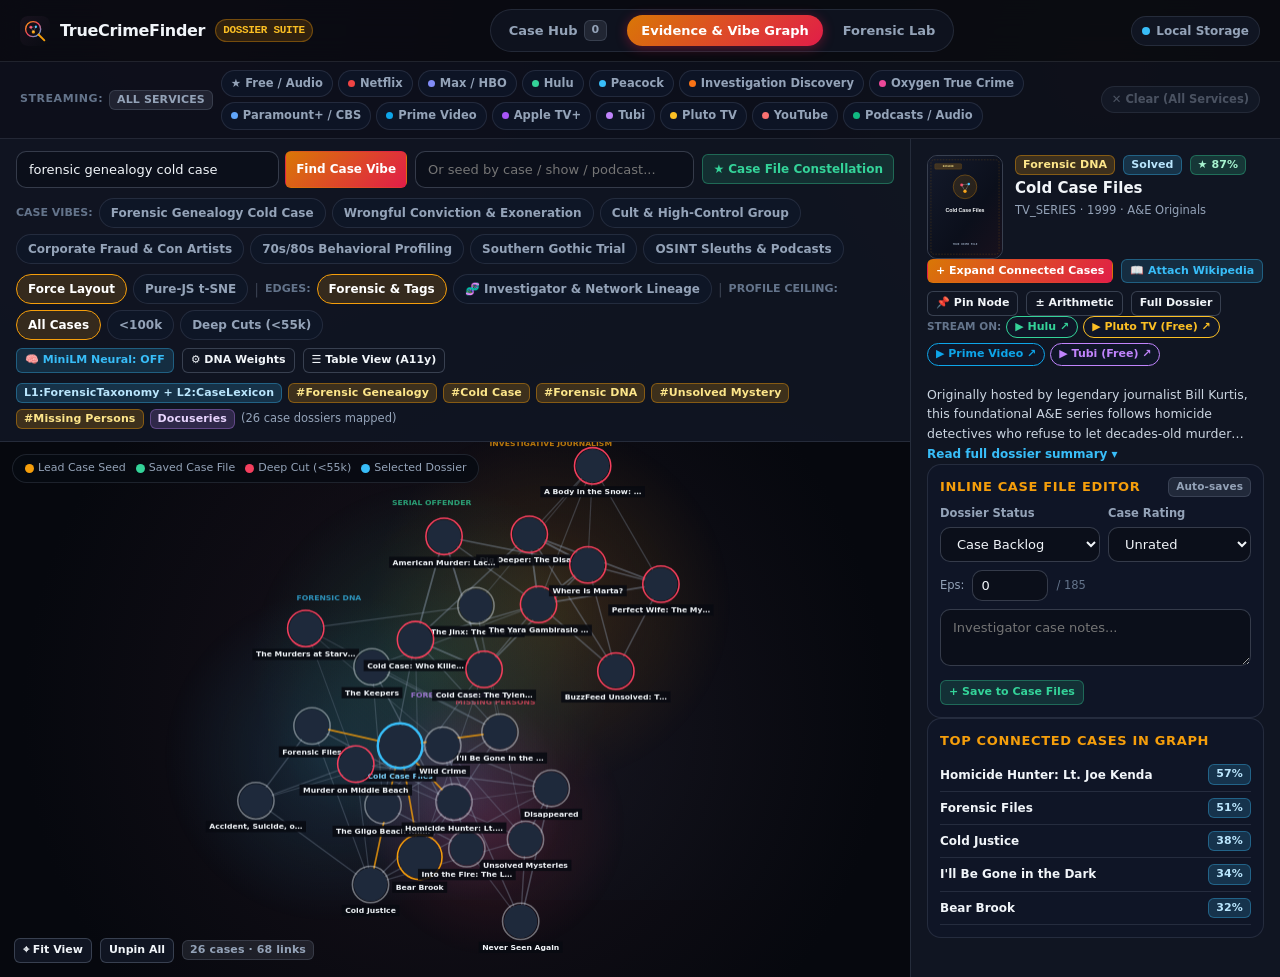
<file: vibe-graph.html>
<!DOCTYPE html>
<html lang="en">
<head>
  <meta charset="UTF-8">
  <meta name="viewport" content="width=device-width, initial-scale=1.0">
  <meta http-equiv="Content-Security-Policy" content="default-src 'self'; script-src 'self' 'unsafe-inline' 'wasm-unsafe-eval' https://cdn.jsdelivr.net; style-src 'self' 'unsafe-inline'; img-src 'self' https: data: blob:; connect-src 'self' https:; frame-src https://www.youtube-nocookie.com https://www.youtube.com; worker-src 'self' blob:; object-src 'none'; base-uri 'self'; form-action 'self';">
  <meta name="referrer" content="no-referrer-when-downgrade">
  <title>TrueCrimeFinder — Evidence &amp; Case Vibe Graph</title>
  <meta name="description" content="Seedless 3-layer Forensic Taxonomy Vibe Search, Force & Pure-JS t-SNE Evidence Graph, 5-slider DNA weights, and optional in-browser MiniLM neural embeddings.">
  <meta name="theme-color" content="#080b12">
  <meta name="mobile-web-app-capable" content="yes">
  <meta name="apple-mobile-web-app-status-bar-style" content="black-translucent">
  <meta name="apple-mobile-web-app-title" content="TrueCrimeFinder">
  <link rel="icon" href="./icon.svg" type="image/svg+xml">
  <link rel="apple-touch-icon" href="./icon.svg">
  <link rel="manifest" href="./manifest.webmanifest">
  <link rel="stylesheet" href="./styles.css">
</head>
<body>
  <div id="af-nav-host"></div>

  <div class="graph-workspace">
    <!-- LEFT: Toolbar + Interactive High-DPI Canvas + Accessible Node Table -->
    <div class="graph-main">
      <div class="graph-toolbar">
        <!-- Row 1: Find Vibe + Seed Autocomplete + Case File Constellation -->
        <div style="display:flex;gap:8px;flex-wrap:wrap;align-items:center;">
          <div style="display:flex;gap:6px;flex:1.4;min-width:240px;">
            <input id="vibePromptInput" type="search" class="input input-full" placeholder="Describe a case vibe (e.g. 'forensic genealogy cold case', 'wrongful conviction exoneration', 'cult compound')..." aria-label="Find Case Vibe prompt">
            <button type="button" class="btn btn-primary btn-sm" id="runVibeBtn">Find Case Vibe</button>
          </div>
          <div style="position:relative;flex:1;min-width:200px;">
            <input id="seedSearchInput" type="search" class="input input-full" placeholder="Or seed by case / show / podcast..." autocomplete="off" aria-label="Seed graph by case or show">
            <div id="seedDropdown" class="search-dropdown" role="listbox"></div>
          </div>
          <button type="button" class="btn btn-emerald btn-sm" id="seedWatchlistBtn">★ Case File Constellation</button>
        </div>

        <!-- Row 2: Preset Forensic Vibe Chips -->
        <div class="pills-row" id="vibePresetsBar">
          <span style="font-size:11px;color:var(--text-dim);font-weight:700;">CASE VIBES:</span>
          <button type="button" class="pill vibe-chip" data-vibe="forensic genealogy cold case">Forensic Genealogy Cold Case</button>
          <button type="button" class="pill vibe-chip" data-vibe="wrongful conviction exoneration trial">Wrongful Conviction &amp; Exoneration</button>
          <button type="button" class="pill vibe-chip" data-vibe="cult compound whistleblower archival">Cult &amp; High-Control Group</button>
          <button type="button" class="pill vibe-chip" data-vibe="corporate fraud scam whistleblower">Corporate Fraud &amp; Con Artists</button>
          <button type="button" class="pill vibe-chip" data-vibe="1970s 1980s serial profiler interrogation">70s/80s Behavioral Profiling</button>
          <button type="button" class="pill vibe-chip" data-vibe="southern gothic small-town legal mystery">Southern Gothic Trial</button>
          <button type="button" class="pill vibe-chip" data-vibe="cyber sleuths investigative podcast">OSINT Sleuths &amp; Podcasts</button>
        </div>

        <!-- Row 3: Layout, Obscurity Ceiling, MiniLM Neural Mode, DNA Weights toggle, Table View -->
        <div style="display:flex;gap:8px;flex-wrap:wrap;align-items:center;justify-content:space-between;">
          <div class="pills-row">
            <button type="button" class="pill active" id="layoutForceBtn">Force Layout</button>
            <button type="button" class="pill" id="layoutTsneBtn">Pure-JS t-SNE</button>
            <span style="color:var(--border-strong);">|</span>
            <span style="font-size:11px;color:var(--text-dim);font-weight:700;">EDGES:</span>
            <button type="button" class="pill active edge-mode-btn" data-mode="vibe">Forensic &amp; Tags</button>
            <button type="button" class="pill edge-mode-btn" data-mode="lineage" title="Emphasize shared Investigator/Director &amp; Network genealogy">🧬 Investigator &amp; Network Lineage</button>
            <span style="color:var(--border-strong);">|</span>
            <span style="font-size:11px;color:var(--text-dim);font-weight:700;">PROFILE CEILING:</span>
            <button type="button" class="pill active gem-btn" data-gem="0">All Cases</button>
            <button type="button" class="pill gem-btn" data-gem="100000">&lt;100k</button>
            <button type="button" class="pill gem-btn" data-gem="55000">Deep Cuts (&lt;55k)</button>
          </div>
          <div class="meta-row">
            <button type="button" class="btn btn-xs btn-cyan" id="toggleNeuralBtn" title="Lazy-load in-browser Xenova/all-MiniLM-L6-v2 (q8) WASM embeddings">🧠 MiniLM Neural: OFF</button>
            <button type="button" class="btn btn-xs" id="toggleWeightsBtn" aria-expanded="false">⚙ DNA Weights</button>
            <button type="button" class="btn btn-xs" id="toggleTableBtn" aria-pressed="false">☰ Table View (A11y)</button>
          </div>
        </div>

        <!-- Collapsible 5-Slider DNA Weights -->
        <div id="dnaWeightsPanel" hidden style="padding-top:6px;border-top:1px solid var(--border);">
          <div class="sliders-grid">
            <label class="slider-item">
              <span>Forensic Tags TF-IDF: <strong id="wTagVal">40%</strong></span>
              <input type="range" id="wTag" min="0" max="100" value="40">
            </label>
            <label class="slider-item">
              <span>Shared Investigators / Directors: <strong id="wStaffVal">18%</strong></span>
              <input type="range" id="wStaff" min="0" max="100" value="18">
            </label>
            <label class="slider-item">
              <span>Network / Producer Match: <strong id="wStudioVal">12%</strong></span>
              <input type="range" id="wStudio" min="0" max="100" value="12">
            </label>
            <label class="slider-item">
              <span>Crime Category Jaccard: <strong id="wGenreVal">12%</strong></span>
              <input type="range" id="wGenre" min="0" max="100" value="12">
            </label>
            <label class="slider-item">
              <span>Semantic Dossier / MiniLM: <strong id="wSemVal">18%</strong></span>
              <input type="range" id="wSem" min="0" max="100" value="18">
            </label>
          </div>
        </div>

        <div id="vibeParsedReadout" style="font-size:11.5px;color:var(--text-muted);display:flex;flex-wrap:wrap;gap:6px;align-items:center;"></div>
      </div>

      <!-- High-DPI Canvas Area -->
      <div class="graph-canvas-wrap">
        <canvas id="graphCanvas" aria-label="Interactive True Crime Evidence Graph Canvas"></canvas>

        <div class="graph-legend" aria-hidden="true">
          <span><i class="legend-dot" style="background:#f59e0b;"></i>Lead Case Seed</span>
          <span><i class="legend-dot" style="background:#34d399;"></i>Saved Case File</span>
          <span><i class="legend-dot" style="background:#f43f5e;"></i>Deep Cut (&lt;55k)</span>
          <span><i class="legend-dot" style="background:#38bdf8;"></i>Selected Dossier</span>
        </div>

        <div class="graph-hud">
          <button type="button" class="btn btn-xs" id="fitViewBtn">⌖ Fit View</button>
          <button type="button" class="btn btn-xs" id="unpinAllBtn">Unpin All</button>
          <span class="badge badge-muted" id="graphCountBadge">0 nodes</span>
          <span class="badge badge-purple" id="neuralStatusBadge" hidden></span>
        </div>

        <!-- P1 Accessible Tabular Node List Fallback -->
        <div id="nodeTableWrap" class="node-table-wrap" role="region" aria-label="Accessible Graph Nodes Table">
          <div style="display:flex;justify-content:space-between;align-items:center;margin-bottom:10px;">
            <h3 style="margin:0;font-size:15px;">Accessible Case Dossier List (Keyboard &amp; Screen-Reader View)</h3>
            <span style="font-size:12px;color:var(--text-muted);">Select any row to inspect &amp; edit in the Case Inspector</span>
          </div>
          <table class="af-table">
            <thead>
              <tr>
                <th>Case / Show Title</th>
                <th>Forensic Cluster</th>
                <th>Rating</th>
                <th>Reach</th>
                <th>Dossier Status</th>
                <th>Similarity</th>
              </tr>
            </thead>
            <tbody id="nodeTableBody"></tbody>
          </table>
        </div>
      </div>
    </div>

    <!-- RIGHT: Persistent Case Node Inspector with Inline Case File Editor -->
    <aside class="graph-inspector" aria-label="Case Node Inspector">
      <div id="inspectorContent">
        <div class="empty-state" style="margin-top:20px;">
          <div style="font-size:28px;margin-bottom:8px;">🕵️</div>
          <strong>Evidence &amp; Vibe Graph Ready</strong>
          <p style="font-size:12.5px;margin:8px 0 0;">Click any case node on the canvas (or in Table View) to inspect shared forensic signals, edit your Case File inline, attach a Wikipedia dossier, or expand connected cases.</p>
        </div>
      </div>
    </aside>
  </div>

  <script src="./catalog-data.js"></script>
  <script src="./imdb-catalog.js"></script>
  <script src="./streaming-links.js"></script>
  <script src="./shared-core.js"></script>
  <script>
    (function () {
      'use strict';
      const AF = window.TrueCrimeFinderCore;
      AF.mountNav('graph');

      const canvas = document.getElementById('graphCanvas');
      const ctx = canvas.getContext('2d');

      let nodes = [];
      let edges = [];
      let clusters = [];
      let selectedId = null;
      let hoveredId = null;
      let layoutMode = 'force';
      let gemCeiling = 0;
      let neuralEnabled = false;
      let neuralExtractor = null;
      let neuralLoading = false;

      let cam = { x: 0, y: 0, zoom: 1 };
      let dragState = null;
      let animHandle = null;
      let simAlpha = 1;

      const CLUSTER_COLORS = ['#f59e0b', '#38bdf8', '#f43f5e', '#34d399', '#c084fc', '#fbbf24', '#2dd4bf'];

      function getWeights() {
        const w = {
          tag: Number(document.getElementById('wTag').value),
          staff: Number(document.getElementById('wStaff').value),
          studio: Number(document.getElementById('wStudio').value),
          genre: Number(document.getElementById('wGenre').value),
          sem: Number(document.getElementById('wSem').value)
        };
        const sum = (w.tag + w.staff + w.studio + w.genre + w.sem) || 1;
        return {
          tag: w.tag / sum,
          staff: w.staff / sum,
          studio: w.studio / sum,
          genre: w.genre / sum,
          sem: w.sem / sum
        };
      }

      ['wTag', 'wStaff', 'wStudio', 'wGenre', 'wSem'].forEach(id => {
        const inp = document.getElementById(id);
        const valEl = document.getElementById(id + 'Val');
        inp.addEventListener('input', () => {
          valEl.textContent = inp.value + '%';
          recomputeGraphSimilarity();
        });
      });

      document.getElementById('toggleWeightsBtn').addEventListener('click', (ev) => {
        const panel = document.getElementById('dnaWeightsPanel');
        panel.hidden = !panel.hidden;
        ev.currentTarget.setAttribute('aria-expanded', String(!panel.hidden));
      });

      function applyEdgePreset(mode) {
        const presets = {
          vibe: { wTag: 40, wStaff: 18, wStudio: 12, wGenre: 12, wSem: 18 },
          lineage: { wTag: 10, wStaff: 50, wStudio: 30, wGenre: 5, wSem: 5 }
        };
        const cfg = presets[mode] || presets.vibe;
        for (const [id, val] of Object.entries(cfg)) {
          const inp = document.getElementById(id);
          const lbl = document.getElementById(id + 'Val');
          if (inp) inp.value = String(val);
          if (lbl) lbl.textContent = val + '%';
        }
        document.querySelectorAll('.edge-mode-btn').forEach(b => b.classList.toggle('active', b.dataset.mode === mode));
        recomputeGraphSimilarity();
        AF.toast(mode === 'lineage' ? 'Switched to Investigator & Network Lineage weights (Investigators 50% · Network 30%).' : 'Switched to balanced Forensic & Tags weights.', 'info', 2200);
      }

      document.querySelectorAll('.edge-mode-btn').forEach(btn => {
        btn.addEventListener('click', () => applyEdgePreset(btn.dataset.mode));
      });

      const STOP_WORDS = new Set([
        'the','and','for','that','with','from','this','into','their','they','have','has','had','was','were','are','not','but','who','his','her','she','him','its','about','after','when','where','while','will','can','only','more','one','two','new','life','world','story','series','case','crime','true','years'
      ]);

      function tokenizeText(text) {
        const words = String(text || '').toLowerCase().replace(/[^a-z0-9\s]/g, ' ').split(/\s+/);
        const set = new Set();
        for (const w of words) {
          if (w.length >= 4 && !STOP_WORDS.has(w)) set.add(w);
        }
        return set;
      }

      function buildNodeText(node) {
        const a = node.anime;
        const syn = AF.stripHtml(a.description || '').slice(0, 600);
        const genres = (a.genres || []).join(', ');
        const tags = (a.tags || []).slice(0, 10).map(t => t.name).join(', ');
        const wiki = node.wikiText ? ' ' + node.wikiText.slice(0, 500) : '';
        return `${AF.getDisplayTitle(a)}. Categories: ${genres}. Forensic Tags: ${tags}. ${syn}${wiki}`;
      }

      function cosineVectors(v1, v2) {
        if (!v1 || !v2 || v1.length !== v2.length) return 0;
        let dot = 0, n1 = 0, n2 = 0;
        for (let i = 0; i < v1.length; i++) {
          dot += v1[i] * v2[i];
          n1 += v1[i] * v1[i];
          n2 += v2[i] * v2[i];
        }
        return (n1 && n2) ? Math.max(0, dot / (Math.sqrt(n1) * Math.sqrt(n2))) : 0;
      }

      async function enableMiniLM() {
        const badge = document.getElementById('neuralStatusBadge');
        const btn = document.getElementById('toggleNeuralBtn');
        if (neuralLoading) return;

        if (!neuralExtractor) {
          neuralLoading = true;
          badge.hidden = false;
          badge.textContent = 'Loading Xenova/all-MiniLM-L6-v2 (q8 WASM)...';
          btn.disabled = true;
          try {
            const mod = await import('https://cdn.jsdelivr.net/npm/@xenova/transformers@2.17.2');
            mod.env.allowLocalModels = false;
            neuralExtractor = await mod.pipeline('feature-extraction', 'Xenova/all-MiniLM-L6-v2', { quantized: true });
            AF.toast('MiniLM WASM model loaded! Computing 384-d case dossier embeddings...', 'success');
          } catch (err) {
            neuralLoading = false;
            neuralEnabled = false;
            btn.disabled = false;
            btn.textContent = '🧠 MiniLM Neural: OFF';
            badge.hidden = true;
            AF.toast(`MiniLM load failed (falling back to lexical semantics): ${err.message}`, 'warn');
            return;
          }
          neuralLoading = false;
          btn.disabled = false;
        }

        await embedVisibleNodes();
      }

      async function embedVisibleNodes() {
        if (!neuralEnabled || !neuralExtractor || !nodes.length) return;
        const badge = document.getElementById('neuralStatusBadge');
        badge.hidden = false;
        let done = 0;
        for (const n of nodes) {
          const text = buildNodeText(n);
          const hash = String(text.length) + ':' + text.slice(0, 32);
          if (!n.embedding || n._embedHash !== hash) {
            const cached = await AF.vectorGet(n.id);
            if (cached && cached.textHash === hash && cached.vector?.length) {
              n.embedding = cached.vector;
              n._embedHash = hash;
            } else {
              badge.textContent = `Embedding ${++done}/${nodes.length} (384-d)...`;
              const out = await neuralExtractor(text, { pooling: 'mean', normalize: true });
              n.embedding = Array.from(out.data);
              n._embedHash = hash;
              await AF.vectorSet(n.id, n.embedding, hash);
            }
          }
        }
        badge.textContent = `MiniLM 384-d active (${nodes.length} vectors cached)`;
        recomputeGraphSimilarity();
      }

      document.getElementById('toggleNeuralBtn').addEventListener('click', async () => {
        neuralEnabled = !neuralEnabled;
        const btn = document.getElementById('toggleNeuralBtn');
        const badge = document.getElementById('neuralStatusBadge');
        btn.textContent = neuralEnabled ? '🧠 MiniLM Neural: ON' : '🧠 MiniLM Neural: OFF';
        btn.classList.toggle('btn-primary', neuralEnabled);
        if (neuralEnabled) {
          await enableMiniLM();
        } else {
          badge.hidden = true;
          recomputeGraphSimilarity();
        }
      });

      function getVisibleNodes() {
        return nodes.filter(n => {
          if (gemCeiling && !n.isSeed && (n.anime.popularity || 0) > gemCeiling) return false;
          if (!AF.matchesStreamingFilter(n.anime)) return false;
          return true;
        });
      }

      function recomputeGraphSimilarity() {
        const vis = getVisibleNodes();
        const N = vis.length;
        if (!N) {
          edges = [];
          clusters = [];
          renderNodeTable();
          return;
        }

        const weights = getWeights();

        const tagDF = new Map();
        for (const n of vis) {
          const seen = new Set();
          for (const t of (n.anime.tags || [])) {
            if (t.isMediaSpoiler) continue;
            if (!seen.has(t.name)) {
              seen.add(t.name);
              tagDF.set(t.name, (tagDF.get(t.name) || 0) + 1);
            }
          }
          n.tokens = tokenizeText(buildNodeText(n));
        }

        const meta = vis.map(n => {
          const tagVec = new Map();
          let tagNorm = 0;
          for (const t of (n.anime.tags || [])) {
            if (t.isMediaSpoiler) continue;
            const idf = Math.log((N + 1) / ((tagDF.get(t.name) || 1) + 0.5)) + 0.5;
            const val = ((t.rank || 50) / 100) * idf;
            tagVec.set(t.name, val);
            tagNorm += val * val;
          }
          const staffNames = new Set((n.anime.staff?.edges || []).map(e => (e.node?.name?.full || '').toLowerCase()).filter(Boolean));
          const studioNames = new Set((n.anime.studios?.nodes || []).map(s => (s.name || '').toLowerCase()).filter(Boolean));
          const genres = new Set(n.anime.genres || []);
          return { tagVec, tagNorm: Math.sqrt(tagNorm) || 1, staffNames, studioNames, genres };
        });

        const simMatrix = Array.from({ length: N }, () => new Float64Array(N));
        const allEdges = [];

        for (let i = 0; i < N; i++) {
          simMatrix[i][i] = 1;
          for (let j = i + 1; j < N; j++) {
            const A = meta[i], B = meta[j];
            let dot = 0;
            for (const [k, v] of A.tagVec) {
              if (B.tagVec.has(k)) dot += v * B.tagVec.get(k);
            }
            const sTag = dot / (A.tagNorm * B.tagNorm);

            let sharedStaff = 0;
            for (const sName of A.staffNames) if (B.staffNames.has(sName)) sharedStaff++;
            const sStaff = sharedStaff ? Math.min(1, sharedStaff / 1.5) : 0;

            let sStudio = 0;
            for (const stName of A.studioNames) if (B.studioNames.has(stName)) { sStudio = 1; break; }

            let gInter = 0;
            for (const g of A.genres) if (B.genres.has(g)) gInter++;
            const gUnion = A.genres.size + B.genres.size - gInter;
            const sGenre = gUnion ? gInter / gUnion : 0;

            let sSem = 0;
            if (neuralEnabled && vis[i].embedding && vis[j].embedding) {
              sSem = cosineVectors(vis[i].embedding, vis[j].embedding);
            } else {
              let tInter = 0;
              for (const tok of vis[i].tokens) if (vis[j].tokens.has(tok)) tInter++;
              const tUnion = vis[i].tokens.size + vis[j].tokens.size - tInter;
              sSem = tUnion ? Math.min(1, (tInter / tUnion) * 4.5) : 0;
            }

            const total =
              weights.tag * sTag +
              weights.staff * sStaff +
              weights.studio * sStudio +
              weights.genre * sGenre +
              weights.sem * sSem;

            simMatrix[i][j] = total;
            simMatrix[j][i] = total;
            allEdges.push({
              a: vis[i],
              b: vis[j],
              weight: total,
              breakdown: { sTag, sStaff, sStudio, sGenre, sSem }
            });
          }
        }

        const edgeMap = new Map();
        for (let i = 0; i < N; i++) {
          const incident = allEdges
            .filter(e => e.a === vis[i] || e.b === vis[i])
            .sort((x, y) => y.weight - x.weight)
            .slice(0, 4);
          for (const e of incident) {
            if (e.weight < 0.08) continue;
            const key = e.a.id < e.b.id ? `${e.a.id}_${e.b.id}` : `${e.b.id}_${e.a.id}`;
            if (!edgeMap.has(key)) edgeMap.set(key, e);
          }
        }
        edges = Array.from(edgeMap.values());

        const clusterBuckets = new Map();
        for (const n of vis) {
          const topTag = (n.anime.tags || [])
            .filter(t => !t.isMediaSpoiler && t.rank >= 60)
            .sort((a, b) => {
              const dfA = tagDF.get(a.name) || 1;
              const dfB = tagDF.get(b.name) || 1;
              const prefA = (dfA >= 2 && dfA <= Math.max(3, N * 0.5)) ? 1.5 : 0.7;
              const prefB = (dfB >= 2 && dfB <= Math.max(3, N * 0.5)) ? 1.5 : 0.7;
              return (b.rank * prefB) - (a.rank * prefA);
            })[0];
          const label = topTag?.name || n.anime.genres?.[0] || 'Core Dossier';
          n.cluster = label;
          if (!clusterBuckets.has(label)) clusterBuckets.set(label, []);
          clusterBuckets.get(label).push(n);
        }

        clusters = Array.from(clusterBuckets.entries())
          .filter(([, members]) => members.length >= 2)
          .sort((a, b) => b[1].length - a[1].length)
          .slice(0, 7)
          .map(([label, members], idx) => ({
            label,
            members,
            color: CLUSTER_COLORS[idx % CLUSTER_COLORS.length],
            cx: 0, cy: 0, r: 80
          }));

        if (layoutMode === 'tsne') {
          runPureJsTsne(vis, simMatrix);
          fitToView();
        } else {
          simAlpha = 0.85;
        }

        const sf = AF.getStreamingFilterSummary();
        document.getElementById('graphCountBadge').textContent = `${vis.length}${vis.length !== nodes.length ? '/' + nodes.length : ''} cases · ${edges.length} links${sf ? ' · ' + sf : ''}`;
        renderNodeTable();
        if (selectedId) renderInspector(selectedId);
        requestDraw();
      }

      function runPureJsTsne(vis, simMatrix) {
        const N = vis.length;
        if (N <= 1) return;

        let seed = 421337;
        const rand = () => {
          seed |= 0; seed = seed + 0x6D2B79F5 | 0;
          let t = Math.imul(seed ^ seed >>> 15, 1 | seed);
          t = t + Math.imul(t ^ t >>> 7, 61 | t) ^ t;
          return ((t ^ t >>> 14) >>> 0) / 4294967296;
        };

        const P = Array.from({ length: N }, () => new Float64Array(N));
        let sumP = 0;
        for (let i = 0; i < N; i++) {
          for (let j = 0; j < N; j++) {
            if (i === j) continue;
            const d = Math.max(0.01, 1 - simMatrix[i][j]);
            const p = Math.exp(-d * d * 4.5);
            P[i][j] = p;
            sumP += p;
          }
        }
        for (let i = 0; i < N; i++) {
          for (let j = 0; j < N; j++) {
            P[i][j] = Math.max(1e-9, (P[i][j] + P[j][i]) / (2 * (sumP || 1)));
          }
        }

        const Y = vis.map((_, idx) => [
          Math.cos((idx / N) * Math.PI * 2) * 10 + (rand() - 0.5) * 2,
          Math.sin((idx / N) * Math.PI * 2) * 10 + (rand() - 0.5) * 2
        ]);
        const vel = vis.map(() => [0, 0]);

        const iters = 140;
        const lr = 45;
        for (let iter = 0; iter < iters; iter++) {
          const Q = Array.from({ length: N }, () => new Float64Array(N));
          let sumQ = 0;
          for (let i = 0; i < N; i++) {
            for (let j = i + 1; j < N; j++) {
              const dx = Y[i][0] - Y[j][0];
              const dy = Y[i][1] - Y[j][1];
              const q = 1 / (1 + dx * dx + dy * dy);
              Q[i][j] = q;
              Q[j][i] = q;
              sumQ += 2 * q;
            }
          }
          const exag = iter < 40 ? 2.5 : 1.0;
          const mom = iter < 50 ? 0.5 : 0.8;
          for (let i = 0; i < N; i++) {
            let gx = 0, gy = 0;
            for (let j = 0; j < N; j++) {
              if (i === j) continue;
              const qij = Math.max(1e-9, Q[i][j] / (sumQ || 1));
              const mult = 4 * (exag * P[i][j] - qij) * Q[i][j];
              gx += mult * (Y[i][0] - Y[j][0]);
              gy += mult * (Y[i][1] - Y[j][1]);
            }
            vel[i][0] = mom * vel[i][0] - lr * gx;
            vel[i][1] = mom * vel[i][1] - lr * gy;
            Y[i][0] += vel[i][0];
            Y[i][1] += vel[i][1];
          }
        }

        let minX = Infinity, maxX = -Infinity, minY = Infinity, maxY = -Infinity;
        for (const [x, y] of Y) {
          if (x < minX) minX = x; if (x > maxX) maxX = x;
          if (y < minY) minY = y; if (y > maxY) maxY = y;
        }
        const span = Math.max(maxX - minX, maxY - minY, 0.001);
        const cx = (minX + maxX) / 2;
        const cy = (minY + maxY) / 2;
        for (let i = 0; i < N; i++) {
          if (!vis[i].pinned) {
            vis[i].x = ((Y[i][0] - cx) / span) * 660;
            vis[i].y = ((Y[i][1] - cy) / span) * 460;
            vis[i].vx = 0;
            vis[i].vy = 0;
          }
        }
      }

      function addAnimeNodes(animeList, { reset = true, seedIds = new Set() } = {}) {
        if (reset) {
          nodes = [];
          selectedId = null;
        }
        const existing = new Map(nodes.map(n => [n.id, n]));
        const totalNew = animeList.length;

        animeList.forEach((a, idx) => {
          if (!a || !a.id) return;
          if (existing.has(a.id)) {
            if (seedIds.has(a.id)) existing.get(a.id).isSeed = true;
            return;
          }
          const angle = (idx / Math.max(1, totalNew)) * Math.PI * 2;
          const radius = seedIds.has(a.id) ? 30 : 140 + (idx % 4) * 55;
          const img = new Image();
          img.referrerPolicy = 'no-referrer';
          img.onload = () => requestDraw();
          img.src = AF.getCover(a);
          const node = {
            id: a.id,
            anime: a,
            x: Math.cos(angle) * radius,
            y: Math.sin(angle) * radius,
            vx: 0,
            vy: 0,
            pinned: false,
            isSeed: seedIds.has(a.id),
            cluster: a.genres?.[0] || 'Core Dossier',
            img,
            wikiText: '',
            embedding: null,
            tokens: new Set()
          };
          nodes.push(node);
          existing.set(a.id, node);
        });

        if (!selectedId && nodes.length) {
          selectedId = (nodes.find(n => n.isSeed) || nodes[0]).id;
        }
        recomputeGraphSimilarity();
        if (neuralEnabled && neuralExtractor) embedVisibleNodes();
        fitToView();
        renderInspector(selectedId);
      }

      let lastVibePrompt = '';

      async function runVibeSearch(promptText) {
        const q = String(promptText || '').trim();
        if (!q) return;
        lastVibePrompt = q;
        document.getElementById('vibePromptInput').value = q;
        const readout = document.getElementById('vibeParsedReadout');
        readout.innerHTML = `<span class="spinner"></span> Resolving forensic taxonomy for "${AF.escapeHtml(q)}"...`;

        try {
          const taxonomy = await AF.getTaxonomy();
          const parsed = AF.parseVibePrompt(q, taxonomy);
          const candidates = await AF.fetchVibeCandidates(parsed, {
            limit: 26,
            maxPopularity: gemCeiling || null
          });

          readout.innerHTML = `
            <span class="badge badge-cyan">${parsed.layersUsed.join(' + ') || 'Direct Case Match'}</span>
            ${parsed.tags.map(t => `<span class="badge badge-accent">#${AF.escapeHtml(t)}</span>`).join('')}
            ${parsed.genres.map(g => `<span class="badge badge-purple">${AF.escapeHtml(g)}</span>`).join('')}
            ${parsed.decadeRange ? `<span class="badge badge-amber">${parsed.decadeRange.label}</span>` : ''}
            ${gemCeiling ? `<span class="badge badge-amber">Reach &lt; ${AF.formatCompactNumber(gemCeiling)}</span>` : ''}
            <span>(${candidates.length} case dossiers mapped)</span>
          `;

          const seedSet = new Set(candidates.slice(0, 2).map(c => c.id));
          addAnimeNodes(candidates, { reset: true, seedIds: seedSet });
          requestDraw();
        } catch (err) {
          readout.innerHTML = `<span style="color:var(--rose);">Vibe search failed: ${AF.escapeHtml(err.message)}</span>`;
        }
      }

      async function seedByAnimeId(animeId) {
        lastVibePrompt = '';
        const readout = document.getElementById('vibeParsedReadout');
        readout.innerHTML = `<span class="spinner"></span> Fetching lead case dossier &amp; forensic neighborhood...`;
        try {
          const data = await AF.anilistQuery('query { Media(id: $id) }', { id: Number(animeId) });
          const seed = data?.Media;
          if (!seed) throw new Error('Case file not found');

          const recs = (seed.recommendations?.nodes || [])
            .map(n => n.mediaRecommendation)
            .filter(Boolean);

          const combined = [seed, ...recs];
          const dedup = Array.from(new Map(combined.map(m => [m.id, m])).values()).slice(0, 26);

          readout.innerHTML = `<span class="badge badge-accent">Lead Case Seed: ${AF.escapeHtml(AF.getDisplayTitle(seed))}</span> <span>${dedup.length} connected case dossiers</span>`;
          addAnimeNodes(dedup, { reset: true, seedIds: new Set([seed.id]) });
        } catch (err) {
          readout.innerHTML = `<span style="color:var(--rose);">Seed failed: ${AF.escapeHtml(err.message)}</span>`;
        }
      }

      async function seedByWatchlist() {
        lastVibePrompt = '';
        const wlItems = Object.values(AF.getState().watchlist || {});
        if (!wlItems.length) {
          AF.toast('Your Case File Watchlist is empty! Add cases in Case Hub or import a Dossier Pack first.', 'warn');
          return;
        }
        const readout = document.getElementById('vibeParsedReadout');
        readout.innerHTML = `<span class="spinner"></span> Mapping your Case File constellation (${Math.min(wlItems.length, 24)} dossiers)...`;

        const ids = wlItems
          .sort((a, b) => (b.rating || 0) - (a.rating || 0) || (b.updatedAt || 0) - (a.updatedAt || 0))
          .slice(0, 24)
          .map(i => i.id);

        try {
          const data = await AF.anilistQuery('query ($ids: [Int]) { Page { media } }', { ids });
          const list = data?.Page?.media || [];
          readout.innerHTML = `<span class="badge badge-emerald">Case File Constellation</span> <span>${list.length} saved dossiers mapped — click any node and hit "+ Expand Connected Cases" to discover new leads!</span>`;
          addAnimeNodes(list, { reset: true, seedIds: new Set(ids.slice(0, 5)) });
        } catch (err) {
          readout.innerHTML = `<span style="color:var(--rose);">Constellation map failed: ${AF.escapeHtml(err.message)}</span>`;
        }
      }

      async function expandNodeNeighbors(node) {
        if (!node) return;
        AF.toast(`Expanding connected cases for "${AF.getDisplayTitle(node.anime)}"...`, 'info', 2200);
        try {
          const data = await AF.anilistQuery('query { Media(id: $id) }', { id: node.id });
          const recs = (data?.Media?.recommendations?.nodes || [])
            .map(r => r.mediaRecommendation)
            .filter(Boolean);
          if (!recs.length) return AF.toast('No additional connected cases found.', 'warn');
          const before = nodes.length;
          addAnimeNodes(recs, { reset: false });
          const added = nodes.length - before;
          AF.toast(added ? `Added ${added} connected case nodes to the graph!` : 'All top connected cases are already in the graph.', 'success');
        } catch (err) {
          AF.toast(`Expand failed: ${err.message}`, 'error');
        }
      }

      // ----------------------------------------------------------------------
      // Persistent Right-Hand Case Node Inspector (with Inline Watchlist Editor)
      // ----------------------------------------------------------------------
      function renderInspector(nodeId) {
        const host = document.getElementById('inspectorContent');
        const node = nodes.find(n => n.id === nodeId);
        if (!node) return;
        const a = node.anime;
        const title = AF.getDisplayTitle(a);
        const stNow = AF.getState();
        const wl = stNow.watchlist[a.id] || stNow.overrides[a.id] || null;
        const isInWatchlist = Boolean(stNow.watchlist[a.id]);
        const studios = (a.studios?.nodes || []).map(s => s.name).join(', ') || 'Independent';
        const caseSt = AF.classifyDub(a);

        const neighbors = edges
          .filter(e => e.a.id === node.id || e.b.id === node.id)
          .map(e => ({ other: e.a.id === node.id ? e.b : e.a, weight: e.weight, breakdown: e.breakdown }))
          .sort((x, y) => y.weight - x.weight)
          .slice(0, 5);

        host.innerHTML = `
          <div style="display:flex;gap:12px;align-items:flex-start;">
            <img src="${AF.escapeHtml(AF.getCover(a))}" alt="${AF.escapeHtml(title)}" style="width:76px;height:104px;object-fit:cover;border-radius:10px;border:1px solid var(--border-strong);flex-shrink:0;">
            <div style="min-width:0;flex:1;">
              <div class="meta-row" style="margin-bottom:4px;">
                <span class="badge badge-accent">${AF.escapeHtml(node.cluster)}</span>
                <span class="badge badge-cyan">${AF.escapeHtml(caseSt)}</span>
                ${a.averageScore ? `<span class="badge badge-emerald">★ ${a.averageScore}%</span>` : ''}
              </div>
              <h3 style="margin:0 0 4px;font-size:15px;line-height:1.25;">${AF.escapeHtml(title)}</h3>
              <div style="font-size:11.5px;color:var(--text-muted);">
                ${AF.escapeHtml(a.format || 'DOSSIER')} · ${a.seasonYear || '—'} · ${AF.escapeHtml(studios)}
              </div>
            </div>
          </div>

          <div class="meta-row">
            <button type="button" class="btn btn-primary btn-xs" id="insExpandBtn">+ Expand Connected Cases</button>
            <button type="button" class="btn btn-cyan btn-xs" id="insWikiBtn">📖 Attach Wikipedia</button>
            <button type="button" class="btn btn-xs" id="insPinBtn">${node.pinned ? '📌 Unpin' : '📌 Pin Node'}</button>
            <a class="btn btn-xs" href="./eclectic-lab.html?tab=arithmetic&seed=${a.id}">± Arithmetic</a>
            <button type="button" class="btn btn-xs" id="insFullModalBtn">Full Dossier</button>
          </div>
          ${(() => {
            const sLinks = AF.getStreamingLinks(a);
            if (!sLinks.length) return '';
            return `
              <div class="meta-row" style="gap:5px;align-items:center;">
                <span style="font-size:10.5px;color:var(--text-dim);font-weight:700;">STREAM ON:</span>
                ${sLinks.map(s => `<a class="stream-link-chip" href="${AF.escapeHtml(AF.safeUrl(s.url))}" target="_blank" rel="noopener noreferrer" style="border-color:${s.color};color:${s.color};padding:2px 8px;font-size:11px;">▶ ${AF.escapeHtml(s.name)}${s.freeWithAds ? ' (Free)' : ''} ↗</a>`).join('')}
              </div>
            `;
          })()}

          ${(() => {
            const cleanSyn = AF.stripHtml(a.description || '').trim() || 'No dossier summary available.';
            const longSyn = cleanSyn.length > 220;
            return `
              <p id="insSynopsis" class="${longSyn ? 'synopsis-clamped' : ''}" style="margin:0;font-size:12.5px;color:#cbd5e1;line-height:1.55;white-space:pre-line;">
                ${AF.escapeHtml(cleanSyn)}
              </p>
              ${longSyn ? `<button type="button" class="synopsis-toggle" id="insSynToggle">Read full dossier summary ▾</button>` : ''}
            `;
          })()}

          ${node.wikiText ? `
            <div class="detail-section" style="padding:10px;">
              <h4 style="margin-bottom:4px;">Wikipedia Case Profile Attached</h4>
              <div style="font-size:11.5px;color:#cbd5e1;max-height:85px;overflow-y:auto;">${AF.escapeHtml(node.wikiText)}</div>
            </div>
          ` : ''}

          <!-- Inline Case File Editor (Instant Auto-Save) -->
          <div class="detail-section" style="padding:12px;">
            <div style="display:flex;align-items:center;justify-content:space-between;gap:6px;margin-bottom:8px;">
              <h4 style="margin:0;">Inline Case File Editor</h4>
              <span id="insAutosaveBadge" class="badge badge-muted" style="font-size:10.5px;">Auto-saves</span>
            </div>
            <div style="display:grid;grid-template-columns:1fr 1fr;gap:8px;margin-bottom:8px;">
              <div class="form-field">
                <label for="insWlStatus">Dossier Status</label>
                <select id="insWlStatus" class="select">
                  ${AF.WATCHLIST_STATUSES.map(st => `<option value="${st}" ${(wl?.status || 'Case Backlog') === st ? 'selected' : ''}>${st}</option>`).join('')}
                </select>
              </div>
              <div class="form-field">
                <label for="insWlRating">Case Rating</label>
                <select id="insWlRating" class="select">
                  <option value="0">Unrated</option>
                  ${[10,9,8,7,6,5,4,3,2,1].map(r => `<option value="${r}" ${Number(wl?.rating) === r ? 'selected' : ''}>${r}/10</option>`).join('')}
                </select>
              </div>
            </div>
            <div style="display:flex;gap:8px;align-items:center;margin-bottom:8px;">
              <label for="insWlProg" style="font-size:11.5px;color:var(--text-muted);">Eps:</label>
              <input id="insWlProg" type="number" min="0" max="${a.episodes || 9999}" class="input" style="width:76px;padding:5px 8px;" value="${wl?.progress || 0}">
              <span style="font-size:11.5px;color:var(--text-dim);">/ ${a.episodes || '?'}</span>
            </div>
            <textarea id="insWlNotes" class="textarea" style="min-height:54px;margin-bottom:8px;" placeholder="Investigator case notes...">${AF.escapeHtml(wl?.notes || '')}</textarea>
            <div class="meta-row">
              <button type="button" class="btn btn-emerald btn-xs" id="insWlSaveBtn">${isInWatchlist ? 'Save Changes' : '+ Save to Case Files'}</button>
              ${isInWatchlist ? `<button type="button" class="btn btn-danger btn-xs" id="insWlRemoveBtn">Remove</button>` : ''}
            </div>
          </div>

          <div class="detail-section" style="padding:12px;">
            <h4 style="margin-bottom:8px;">Top Connected Cases in Graph</h4>
            ${neighbors.length ? neighbors.map(nb => `
              <div class="ins-neighbor" data-id="${nb.other.id}" style="display:flex;align-items:center;justify-content:space-between;gap:8px;padding:6px 0;border-bottom:1px solid var(--border);cursor:pointer;">
                <span style="font-size:12px;font-weight:600;white-space:nowrap;overflow:hidden;text-overflow:ellipsis;">${AF.escapeHtml(AF.getDisplayTitle(nb.other.anime))}</span>
                <span class="badge badge-cyan">${Math.round(nb.weight * 100)}%</span>
              </div>
            `).join('') : `<div style="font-size:12px;color:var(--text-dim);">No strong edges under current threshold.</div>`}
          </div>
        `;

        const insSynToggle = host.querySelector('#insSynToggle');
        if (insSynToggle) {
          insSynToggle.addEventListener('click', () => {
            const p = host.querySelector('#insSynopsis');
            const clamped = p.classList.toggle('synopsis-clamped');
            insSynToggle.textContent = clamped ? 'Read full dossier summary ▾' : 'Show less ▴';
          });
        }

        host.querySelector('#insExpandBtn').addEventListener('click', () => expandNodeNeighbors(node));
        host.querySelector('#insPinBtn').addEventListener('click', () => {
          node.pinned = !node.pinned;
          renderInspector(node.id);
          requestDraw();
        });
        host.querySelector('#insFullModalBtn').addEventListener('click', () => AF.openDetailModal(a));

        host.querySelector('#insWikiBtn').addEventListener('click', async (ev) => {
          const btn = ev.currentTarget;
          btn.disabled = true;
          btn.textContent = 'Fetching Wiki...';
          const wiki = await AF.fetchWikipediaSummary(title);
          btn.disabled = false;
          btn.textContent = '📖 Attach Wikipedia';
          if (!wiki?.extract) {
            AF.toast('No English Wikipedia summary found for this case.', 'warn');
            return;
          }
          node.wikiText = wiki.extract;
          AF.toast('Attached Wikipedia case summary & updated semantic similarity!', 'success');
          if (neuralEnabled && neuralExtractor) await embedVisibleNodes();
          else recomputeGraphSimilarity();
          renderInspector(node.id);
        });

        let insAutoSaveTimer = null;
        const persistInspectorWatchlist = (showToast = false) => {
          if (insAutoSaveTimer) {
            clearTimeout(insAutoSaveTimer);
            insAutoSaveTimer = null;
          }
          if (!host.querySelector('#insWlStatus')) return;
          AF.upsertWatchlistItem(a, {
            status: host.querySelector('#insWlStatus').value,
            rating: Number(host.querySelector('#insWlRating').value) || 0,
            progress: Number(host.querySelector('#insWlProg').value) || 0,
            notes: host.querySelector('#insWlNotes').value
          });
          const badge = host.querySelector('#insAutosaveBadge');
          if (badge) {
            badge.className = 'badge badge-emerald';
            badge.textContent = '✓ Saved';
          }
          if (showToast) {
            AF.toast(`Saved "${title}" to Case Files!`, 'success', 2000);
            renderInspector(node.id);
          }
          requestDraw();
        };

        const scheduleInsAutoSave = (immediate = false) => {
          if (immediate) {
            persistInspectorWatchlist(false);
            return;
          }
          const badge = host.querySelector('#insAutosaveBadge');
          if (badge) {
            badge.className = 'badge badge-cyan';
            badge.textContent = 'Saving...';
          }
          if (insAutoSaveTimer) clearTimeout(insAutoSaveTimer);
          insAutoSaveTimer = setTimeout(() => persistInspectorWatchlist(false), 250);
        };

        host.querySelector('#insWlStatus')?.addEventListener('change', () => scheduleInsAutoSave(true));
        host.querySelector('#insWlRating')?.addEventListener('change', () => scheduleInsAutoSave(true));
        host.querySelector('#insWlProg')?.addEventListener('input', () => scheduleInsAutoSave(false));
        host.querySelector('#insWlProg')?.addEventListener('change', () => scheduleInsAutoSave(true));
        host.querySelector('#insWlNotes')?.addEventListener('input', () => scheduleInsAutoSave(false));
        host.querySelector('#insWlNotes')?.addEventListener('blur', () => { if (insAutoSaveTimer) persistInspectorWatchlist(false); });

        host.querySelector('#insWlSaveBtn').addEventListener('click', () => {
          persistInspectorWatchlist(true);
        });

        const remBtn = host.querySelector('#insWlRemoveBtn');
        if (remBtn) {
          remBtn.addEventListener('click', () => {
            if (insAutoSaveTimer) clearTimeout(insAutoSaveTimer);
            AF.removeWatchlistItem(a.id);
            AF.toast(`Removed "${title}" from Case Files.`, 'warn', 2000);
            renderInspector(node.id);
            requestDraw();
          });
        }

        host.querySelectorAll('.ins-neighbor').forEach(row => {
          row.addEventListener('click', () => {
            selectedId = Number(row.dataset.id);
            renderInspector(selectedId);
            requestDraw();
          });
        });
      }

      // ----------------------------------------------------------------------
      // Accessible Node Table View
      // ----------------------------------------------------------------------
      function renderNodeTable() {
        const tbody = document.getElementById('nodeTableBody');
        if (!tbody) return;
        const vis = getVisibleNodes();
        const wl = AF.getState().watchlist || {};

        tbody.innerHTML = vis.map(n => {
          const a = n.anime;
          const saved = wl[a.id];
          const topEdge = edges
            .filter(e => e.a.id === n.id || e.b.id === n.id)
            .sort((x, y) => y.weight - x.weight)[0];
          return `
            <tr data-id="${n.id}" tabindex="0" style="${n.id === selectedId ? 'background:rgba(245,158,11,0.14);' : ''}">
              <td><strong>${AF.escapeHtml(AF.getDisplayTitle(a))}</strong> ${n.isSeed ? '<span class="badge badge-accent">Seed</span>' : ''}</td>
              <td><span class="badge badge-muted">${AF.escapeHtml(n.cluster)}</span></td>
              <td>${a.averageScore ? a.averageScore + '%' : '—'}</td>
              <td>${AF.formatCompactNumber(a.popularity)}</td>
              <td>${saved ? `<span class="badge badge-emerald">${AF.escapeHtml(saved.status)}</span>` : AF.escapeHtml(AF.classifyDub(a))}</td>
              <td>${topEdge ? Math.round(topEdge.weight * 100) + '% peak' : '—'}</td>
            </tr>
          `;
        }).join('');

        tbody.querySelectorAll('tr').forEach(tr => {
          const selectRow = () => {
            selectedId = Number(tr.dataset.id);
            renderInspector(selectedId);
            renderNodeTable();
            requestDraw();
          };
          tr.addEventListener('click', selectRow);
          tr.addEventListener('keydown', (ev) => {
            if (ev.key === 'Enter' || ev.key === ' ') {
              ev.preventDefault();
              selectRow();
            }
          });
        });
      }

      // ----------------------------------------------------------------------
      // High-DPI HTML5 Canvas Physics & Rendering
      // ----------------------------------------------------------------------
      function resizeCanvas() {
        const rect = canvas.parentElement.getBoundingClientRect();
        const dpr = window.devicePixelRatio || 1;
        canvas.width = Math.max(300, Math.floor(rect.width * dpr));
        canvas.height = Math.max(260, Math.floor(rect.height * dpr));
      }

      function fitToView() {
        const vis = getVisibleNodes();
        if (!vis.length) { cam = { x: 0, y: 0, zoom: 1 }; return; }
        let minX = Infinity, maxX = -Infinity, minY = Infinity, maxY = -Infinity;
        for (const n of vis) {
          if (n.x < minX) minX = n.x; if (n.x > maxX) maxX = n.x;
          if (n.y < minY) minY = n.y; if (n.y > maxY) maxY = n.y;
        }
        cam.x = (minX + maxX) / 2;
        cam.y = (minY + maxY) / 2;
        const rect = canvas.getBoundingClientRect();
        const spanX = Math.max(240, maxX - minX + 160);
        const spanY = Math.max(200, maxY - minY + 160);
        cam.zoom = Math.max(0.42, Math.min(1.35, Math.min(rect.width / spanX, rect.height / spanY)));
      }

      function screenToWorld(sx, sy) {
        const rect = canvas.getBoundingClientRect();
        const cx = rect.width / 2;
        const cy = rect.height / 2;
        return {
          x: (sx - cx) / cam.zoom + cam.x,
          y: (sy - cy) / cam.zoom + cam.y
        };
      }

      function stepForcePhysics(vis) {
        if (layoutMode !== 'force' || simAlpha < 0.01) return false;
        const N = vis.length;
        for (let i = 0; i < N; i++) {
          const a = vis[i];
          if (a.pinned) continue;
          a.vx -= a.x * 0.0025 * simAlpha;
          a.vy -= a.y * 0.0025 * simAlpha;

          for (let j = i + 1; j < N; j++) {
            const b = vis[j];
            let dx = b.x - a.x;
            let dy = b.y - a.y;
            let distSq = dx * dx + dy * dy;
            if (distSq < 1) { dx = (Math.random() - 0.5); dy = (Math.random() - 0.5); distSq = 1; }
            const dist = Math.sqrt(distSq);
            const minDist = 105;
            if (dist < 380) {
              const rep = ((minDist * minDist) / distSq) * 1.45 * simAlpha;
              const fx = (dx / dist) * rep;
              const fy = (dy / dist) * rep;
              if (!a.pinned) { a.vx -= fx; a.vy -= fy; }
              if (!b.pinned) { b.vx += fx; b.vy += fy; }
            }
          }
        }

        for (const e of edges) {
          const a = e.a, b = e.b;
          const dx = b.x - a.x;
          const dy = b.y - a.y;
          const dist = Math.sqrt(dx * dx + dy * dy) || 1;
          const target = Math.max(95, 220 - e.weight * 120);
          const force = (dist - target) * 0.032 * (0.4 + e.weight) * simAlpha;
          const fx = (dx / dist) * force;
          const fy = (dy / dist) * force;
          if (!a.pinned) { a.vx += fx; a.vy += fy; }
          if (!b.pinned) { b.vx -= fx; b.vy -= fy; }
        }

        for (const n of vis) {
          if (n.pinned) continue;
          n.vx *= 0.8;
          n.vy *= 0.8;
          n.x += n.vx;
          n.y += n.vy;
        }
        simAlpha *= 0.96;
        return simAlpha >= 0.01;
      }

      function drawGraph() {
        animHandle = null;
        const dpr = window.devicePixelRatio || 1;
        const W = canvas.width / dpr;
        const H = canvas.height / dpr;
        const vis = getVisibleNodes();
        const keepRunning = stepForcePhysics(vis);

        ctx.save();
        ctx.scale(dpr, dpr);
        ctx.clearRect(0, 0, W, H);

        ctx.translate(W / 2, H / 2);
        ctx.scale(cam.zoom, cam.zoom);
        ctx.translate(-cam.x, -cam.y);

        // 1. Emergent Cluster Radial Halos
        for (const cl of clusters) {
          const activeMembers = cl.members.filter(m => vis.includes(m));
          if (activeMembers.length < 2) continue;
          let cx = 0, cy = 0;
          activeMembers.forEach(m => { cx += m.x; cy += m.y; });
          cx /= activeMembers.length;
          cy /= activeMembers.length;
          let maxR = 60;
          activeMembers.forEach(m => {
            const d = Math.hypot(m.x - cx, m.y - cy) + 46;
            if (d > maxR) maxR = d;
          });
          const grad = ctx.createRadialGradient(cx, cy, 10, cx, cy, Math.min(maxR, 260));
          grad.addColorStop(0, cl.color + '24');
          grad.addColorStop(1, cl.color + '00');
          ctx.fillStyle = grad;
          ctx.beginPath();
          ctx.arc(cx, cy, Math.min(maxR, 260), 0, Math.PI * 2);
          ctx.fill();

          ctx.fillStyle = cl.color + 'bb';
          ctx.font = '700 11px ui-sans-serif, system-ui, sans-serif';
          ctx.textAlign = 'center';
          ctx.fillText(cl.label.toUpperCase(), cx, cy - Math.min(maxR, 240) + 14);
        }

        // 2. Edges
        for (const e of edges) {
          const isFocus = selectedId && (e.a.id === selectedId || e.b.id === selectedId);
          ctx.strokeStyle = isFocus ? 'rgba(245, 158, 11, 0.78)' : `rgba(148, 163, 184, ${Math.min(0.45, 0.1 + e.weight * 0.45)})`;
          ctx.lineWidth = isFocus ? 2.5 : (1 + e.weight * 2);
          ctx.beginPath();
          ctx.moveTo(e.a.x, e.a.y);
          ctx.lineTo(e.b.x, e.b.y);
          ctx.stroke();
        }

        // 3. Nodes
        const wl = AF.getState().watchlist || {};
        for (const n of vis) {
          const isSel = n.id === selectedId;
          const isHov = n.id === hoveredId;
          const inWl = Boolean(wl[n.id]);
          const isGem = (n.anime.popularity || 999999) < 55000;
          const r = n.isSeed ? 30 : 24;

          ctx.save();
          ctx.beginPath();
          ctx.arc(n.x, n.y, r, 0, Math.PI * 2);
          ctx.closePath();
          ctx.clip();
          if (n.img && n.img.complete && n.img.naturalWidth > 0) {
            ctx.drawImage(n.img, n.x - r, n.y - r, r * 2, r * 2);
          } else {
            ctx.fillStyle = '#1e293b';
            ctx.fill();
          }
          ctx.restore();

          ctx.beginPath();
          ctx.arc(n.x, n.y, r + 2, 0, Math.PI * 2);
          ctx.lineWidth = isSel || isHov ? 3.5 : 2.2;
          ctx.strokeStyle = isSel
            ? '#38bdf8'
            : inWl
              ? '#34d399'
              : n.isSeed
                ? '#f59e0b'
                : isGem
                  ? '#f43f5e'
                  : 'rgba(226, 232, 240, 0.45)';
          ctx.stroke();

          if (n.pinned) {
            ctx.fillStyle = '#f43f5e';
            ctx.beginPath();
            ctx.arc(n.x + r * 0.7, n.y - r * 0.7, 5, 0, Math.PI * 2);
            ctx.fill();
          }

          const title = AF.getDisplayTitle(n.anime);
          const short = title.length > 22 ? title.slice(0, 20) + '…' : title;
          ctx.font = (isSel || n.isSeed ? '700' : '600') + ' 11px ui-sans-serif, system-ui, sans-serif';
          ctx.textAlign = 'center';
          ctx.fillStyle = 'rgba(8, 11, 18, 0.88)';
          const tw = ctx.measureText(short).width + 10;
          ctx.fillRect(n.x - tw / 2, n.y + r + 5, tw, 16);
          ctx.fillStyle = isSel ? '#7dd3fc' : '#f1f5f9';
          ctx.fillText(short, n.x, n.y + r + 16.5);
        }

        ctx.restore();
        if (keepRunning) requestDraw();
      }

      function requestDraw() {
        if (!animHandle) {
          animHandle = requestAnimationFrame(drawGraph);
        }
      }

      function findNodeAtScreen(sx, sy) {
        const w = screenToWorld(sx, sy);
        const vis = getVisibleNodes();
        for (let i = vis.length - 1; i >= 0; i--) {
          const n = vis[i];
          const r = (n.isSeed ? 30 : 24) + 4;
          if (Math.hypot(w.x - n.x, w.y - n.y) <= r) return n;
        }
        return null;
      }

      canvas.addEventListener('pointerdown', (ev) => {
        const rect = canvas.getBoundingClientRect();
        const sx = ev.clientX - rect.left;
        const sy = ev.clientY - rect.top;
        const hit = findNodeAtScreen(sx, sy);
        canvas.setPointerCapture(ev.pointerId);
        if (hit) {
          dragState = { mode: 'node', node: hit, startX: sx, startY: sy, moved: false };
          selectedId = hit.id;
          renderInspector(selectedId);
          requestDraw();
        } else {
          dragState = { mode: 'pan', startX: sx, startY: sy, camX: cam.x, camY: cam.y, moved: false };
        }
      });

      canvas.addEventListener('pointermove', (ev) => {
        const rect = canvas.getBoundingClientRect();
        const sx = ev.clientX - rect.left;
        const sy = ev.clientY - rect.top;
        if (!dragState) {
          const hit = findNodeAtScreen(sx, sy);
          const nextHov = hit ? hit.id : null;
          if (nextHov !== hoveredId) {
            hoveredId = nextHov;
            canvas.style.cursor = hoveredId ? 'pointer' : 'grab';
            requestDraw();
          }
          return;
        }
        const dx = sx - dragState.startX;
        const dy = sy - dragState.startY;
        if (Math.hypot(dx, dy) > 3) dragState.moved = true;

        if (dragState.mode === 'pan') {
          cam.x = dragState.camX - dx / cam.zoom;
          cam.y = dragState.camY - dy / cam.zoom;
          requestDraw();
        } else if (dragState.mode === 'node') {
          const w = screenToWorld(sx, sy);
          dragState.node.x = w.x;
          dragState.node.y = w.y;
          dragState.node.pinned = true;
          simAlpha = Math.max(simAlpha, 0.25);
          requestDraw();
        }
      });

      canvas.addEventListener('pointerup', () => {
        if (dragState?.mode === 'node' && dragState.moved) {
          renderInspector(dragState.node.id);
        }
        dragState = null;
      });

      canvas.addEventListener('wheel', (ev) => {
        ev.preventDefault();
        const factor = ev.deltaY < 0 ? 1.12 : 0.89;
        cam.zoom = Math.max(0.28, Math.min(2.6, cam.zoom * factor));
        requestDraw();
      }, { passive: false });

      document.getElementById('runVibeBtn').addEventListener('click', () => {
        runVibeSearch(document.getElementById('vibePromptInput').value);
      });
      document.getElementById('vibePromptInput').addEventListener('keydown', (ev) => {
        if (ev.key === 'Enter') runVibeSearch(ev.target.value);
      });

      document.querySelectorAll('.vibe-chip').forEach(btn => {
        btn.addEventListener('click', () => runVibeSearch(btn.dataset.vibe));
      });

      const seedInput = document.getElementById('seedSearchInput');
      const seedDropdown = document.getElementById('seedDropdown');
      let seedTimer = null;

      seedInput.addEventListener('input', () => {
        const q = seedInput.value.trim();
        if (seedTimer) clearTimeout(seedTimer);
        if (q.length < 2) { seedDropdown.classList.remove('open'); return; }
        seedTimer = setTimeout(async () => {
          const results = await AF.searchAnimeQuick(q, 6);
          if (!results.length) { seedDropdown.classList.remove('open'); return; }
          seedDropdown.innerHTML = results.map(m => `
            <div class="search-item" data-id="${m.id}">
              <img src="${AF.escapeHtml(AF.getCover(m))}" alt="">
              <div style="min-width:0;">
                <div style="font-weight:700;font-size:13px;white-space:nowrap;overflow:hidden;text-overflow:ellipsis;">${AF.escapeHtml(AF.getDisplayTitle(m))}</div>
                <div style="font-size:11px;color:var(--text-muted);">${m.seasonYear || ''} · ${AF.escapeHtml(m.format || '')}</div>
              </div>
            </div>
          `).join('');
          seedDropdown.classList.add('open');
          seedDropdown.querySelectorAll('.search-item').forEach(row => {
            row.addEventListener('click', () => {
              seedDropdown.classList.remove('open');
              seedInput.value = '';
              seedByAnimeId(Number(row.dataset.id));
            });
          });
        }, 300);
      });

      document.getElementById('seedWatchlistBtn').addEventListener('click', seedByWatchlist);

      document.getElementById('layoutForceBtn').addEventListener('click', () => {
        layoutMode = 'force';
        document.getElementById('layoutForceBtn').classList.add('active');
        document.getElementById('layoutTsneBtn').classList.remove('active');
        simAlpha = 0.9;
        requestDraw();
      });

      document.getElementById('layoutTsneBtn').addEventListener('click', () => {
        layoutMode = 'tsne';
        document.getElementById('layoutTsneBtn').classList.add('active');
        document.getElementById('layoutForceBtn').classList.remove('active');
        recomputeGraphSimilarity();
        requestDraw();
      });

      document.querySelectorAll('.gem-btn').forEach(btn => {
        btn.addEventListener('click', () => {
          gemCeiling = Number(btn.dataset.gem) || 0;
          document.querySelectorAll('.gem-btn').forEach(b => b.classList.toggle('active', b === btn));
          if (lastVibePrompt) {
            runVibeSearch(lastVibePrompt);
          } else {
            recomputeGraphSimilarity();
            fitToView();
            requestDraw();
          }
        });
      });

      document.getElementById('fitViewBtn').addEventListener('click', () => { fitToView(); requestDraw(); });
      document.getElementById('unpinAllBtn').addEventListener('click', () => {
        nodes.forEach(n => { n.pinned = false; });
        simAlpha = 0.7;
        if (selectedId) renderInspector(selectedId);
        requestDraw();
      });

      document.getElementById('toggleTableBtn').addEventListener('click', (ev) => {
        const wrap = document.getElementById('nodeTableWrap');
        const open = !wrap.classList.contains('open');
        wrap.classList.toggle('open', open);
        ev.currentTarget.setAttribute('aria-pressed', String(open));
        ev.currentTarget.classList.toggle('btn-primary', open);
        if (open) renderNodeTable();
      });

      AF.onStateChange(() => {
        const activeId = document.activeElement?.id || '';
        const isEditingInspector = ['insWlStatus', 'insWlRating', 'insWlProg', 'insWlNotes'].includes(activeId);
        if (selectedId && !isEditingInspector) renderInspector(selectedId);
        renderNodeTable();
        requestDraw();
      });

      AF.onStreamingFilterChange(() => {
        recomputeGraphSimilarity();
        fitToView();
        requestDraw();
      });

      window.addEventListener('resize', () => { resizeCanvas(); requestDraw(); });
      if (typeof ResizeObserver !== 'undefined') {
        new ResizeObserver(() => { resizeCanvas(); requestDraw(); }).observe(canvas.parentElement);
      }
      resizeCanvas();
      requestDraw();

      const params = new URLSearchParams(window.location.search);
      const deepSeed = Number(params.get('seed'));
      const deepVibe = params.get('vibe');
      const deepMode = params.get('mode');
      if (deepSeed) {
        seedByAnimeId(deepSeed);
      } else if (deepVibe) {
        runVibeSearch(deepVibe);
      } else if (deepMode === 'watchlist') {
        seedByWatchlist();
      } else {
        runVibeSearch('forensic genealogy cold case');
      }
    })();
  </script>
</body>
</html>
</file>
<file: styles.css>
/* TrueCrimeFinder Web Suite — Zero-Dependency Forensic Noir Stylesheet */
:root {
  --bg: #080b12;
  --bg-elevated: #101522;
  --bg-card: #141a2b;
  --bg-card-hover: #1b233a;
  --bg-input: #0b0f1a;
  --border: rgba(148, 163, 184, 0.16);
  --border-strong: rgba(148, 163, 184, 0.3);
  --text: #f1f5f9;
  --text-muted: #94a3b8;
  --text-dim: #64748b;
  --accent: #f59e0b;
  --accent-strong: #d97706;
  --accent-soft: rgba(245, 158, 11, 0.16);
  --purple: #c084fc;
  --cyan: #38bdf8;
  --emerald: #34d399;
  --amber: #fbbf24;
  --rose: #fb7185;
  --danger: #ef4444;
  --radius-xs: 6px;
  --radius-sm: 10px;
  --radius-md: 14px;
  --radius-lg: 18px;
  --shadow-sm: 0 2px 8px rgba(0, 0, 0, 0.3);
  --shadow-md: 0 10px 30px rgba(0, 0, 0, 0.48);
  --shadow-lg: 0 24px 60px rgba(0, 0, 0, 0.68);
  --font-sans: ui-sans-serif, system-ui, -apple-system, "Segoe UI", Roboto, Helvetica, Arial, sans-serif;
  --font-mono: ui-monospace, SFMono-Regular, Menlo, Monaco, Consolas, monospace;
  --nav-h: 62px;
}

*, *::before, *::after {
  box-sizing: border-box;
}

html, body {
  margin: 0;
  padding: 0;
  background: radial-gradient(circle at 14% 0%, rgba(244, 63, 94, 0.12), transparent 42%),
              radial-gradient(circle at 86% 8%, rgba(245, 158, 11, 0.11), transparent 38%),
              radial-gradient(circle at 50% 90%, rgba(56, 189, 248, 0.07), transparent 45%),
              var(--bg);
  background-attachment: fixed;
  color: var(--text);
  font-family: var(--font-sans);
  font-size: 14px;
  line-height: 1.5;
  min-height: 100vh;
  -webkit-font-smoothing: antialiased;
}

a {
  color: var(--cyan);
  text-decoration: none;
}
a:hover {
  text-decoration: underline;
}

button, input, select, textarea {
  font: inherit;
  color: inherit;
}

button {
  cursor: pointer;
}

:focus-visible {
  outline: 2px solid var(--amber);
  outline-offset: 2px;
}

[hidden] {
  display: none !important;
}

.sr-only {
  position: absolute;
  width: 1px;
  height: 1px;
  padding: 0;
  margin: -1px;
  overflow: hidden;
  clip: rect(0, 0, 0, 0);
  white-space: nowrap;
  border: 0;
}

/* Scrollbar */
::-webkit-scrollbar { width: 8px; height: 8px; }
::-webkit-scrollbar-track { background: rgba(15, 23, 42, 0.4); }
::-webkit-scrollbar-thumb { background: rgba(148, 163, 184, 0.25); border-radius: 99px; }
::-webkit-scrollbar-thumb:hover { background: rgba(148, 163, 184, 0.42); }

/* Top Shared Navigation Bar */
#af-nav-host {
  display: contents;
}
.af-nav {
  position: sticky;
  top: 0;
  z-index: 60;
  height: var(--nav-h);
  background: rgba(8, 11, 18, 0.88);
  backdrop-filter: blur(14px);
  -webkit-backdrop-filter: blur(14px);
  border-bottom: 1px solid var(--border);
  display: flex;
  align-items: center;
  justify-content: space-between;
  gap: 12px;
  padding: 0 20px;
}

/* Global Multi-Select Streaming Service Filter Bar (appears on all pages) */
.af-stream-filter-bar {
  background: rgba(12, 16, 28, 0.92);
  border-bottom: 1px solid var(--border);
  padding: 8px 20px;
}
.af-stream-filter-inner {
  max-width: 1480px;
  margin: 0 auto;
  display: flex;
  align-items: center;
  gap: 8px;
  flex-wrap: wrap;
}
.af-stream-filter-label {
  font-size: 11px;
  font-weight: 800;
  letter-spacing: 0.05em;
  text-transform: uppercase;
  color: var(--text-dim);
  display: inline-flex;
  align-items: center;
  gap: 6px;
  flex-shrink: 0;
}
.af-stream-pills {
  display: flex;
  align-items: center;
  flex-wrap: wrap;
  gap: 5px;
  flex: 1;
  min-width: 0;
}
.af-stream-pill {
  display: inline-flex;
  align-items: center;
  gap: 5px;
  padding: 4px 9px;
  border-radius: 99px;
  font-size: 11.5px;
  font-weight: 600;
  border: 1px solid var(--border);
  background: rgba(15, 23, 42, 0.72);
  color: var(--text-muted);
  cursor: pointer;
  transition: background 0.14s, border-color 0.14s, color 0.14s, transform 0.1s;
}
.af-stream-pill:hover {
  border-color: var(--border-strong);
  color: var(--text);
  background: rgba(30, 41, 59, 0.85);
}
.af-stream-pill.active {
  background: rgba(245, 158, 11, 0.18);
  border-color: rgba(245, 158, 11, 0.75);
  color: #fef3c7;
  box-shadow: 0 0 0 1px rgba(245, 158, 11, 0.2);
}
.af-stream-clear-btn {
  padding: 4px 10px;
  border-radius: 99px;
  font-size: 11.5px;
  font-weight: 700;
  border: 1px solid var(--border-strong);
  background: rgba(30, 41, 59, 0.75);
  color: var(--text-muted);
  cursor: pointer;
  flex-shrink: 0;
  transition: background 0.14s, border-color 0.14s, color 0.14s;
}
.af-stream-clear-btn:hover:not(:disabled) {
  background: rgba(244, 63, 94, 0.22);
  border-color: rgba(244, 63, 94, 0.7);
  color: #fecdd3;
}
.af-stream-clear-btn.has-active {
  background: rgba(244, 63, 94, 0.16);
  border-color: rgba(244, 63, 94, 0.55);
  color: #fda4af;
}
.af-stream-clear-btn:disabled {
  opacity: 0.45;
  cursor: default;
}

.af-brand {
  display: flex;
  align-items: center;
  gap: 10px;
  font-weight: 800;
  font-size: 16px;
  letter-spacing: -0.02em;
  color: var(--text);
  text-decoration: none;
  flex-shrink: 0;
}
.af-brand:hover { text-decoration: none; }
.af-brand img {
  width: 30px;
  height: 30px;
  border-radius: 8px;
}
.af-brand-sub {
  font-size: 11px;
  font-weight: 700;
  color: var(--amber);
  background: var(--accent-soft);
  border: 1px solid rgba(245, 158, 11, 0.35);
  padding: 2px 7px;
  border-radius: 99px;
  font-family: var(--font-mono);
  text-transform: uppercase;
}

.af-nav-links {
  display: flex;
  align-items: center;
  gap: 6px;
  background: rgba(16, 21, 34, 0.85);
  padding: 4px;
  border-radius: 99px;
  border: 1px solid var(--border);
}

.af-nav-link {
  display: inline-flex;
  align-items: center;
  gap: 6px;
  padding: 6px 14px;
  border-radius: 99px;
  font-size: 13px;
  font-weight: 600;
  color: var(--text-muted);
  text-decoration: none;
  transition: background 0.15s, color 0.15s;
  white-space: nowrap;
}
.af-nav-link:hover {
  color: var(--text);
  background: rgba(255, 255, 255, 0.05);
  text-decoration: none;
}
.af-nav-link.active {
  color: #fff;
  background: linear-gradient(135deg, #d97706, #e11d48);
  box-shadow: 0 2px 12px rgba(225, 29, 72, 0.38);
}

.af-nav-right {
  display: flex;
  align-items: center;
  gap: 8px;
  flex-shrink: 0;
}

.sync-pill {
  display: inline-flex;
  align-items: center;
  gap: 6px;
  padding: 5px 10px;
  border-radius: 99px;
  font-size: 12px;
  font-weight: 600;
  background: var(--bg-elevated);
  border: 1px solid var(--border);
  color: var(--text-muted);
}
.sync-dot {
  width: 8px;
  height: 8px;
  border-radius: 50%;
  background: var(--text-dim);
}
.sync-pill[data-state="synced"] .sync-dot { background: var(--emerald); box-shadow: 0 0 8px var(--emerald); }
.sync-pill[data-state="syncing"] .sync-dot { background: var(--amber); animation: pulse 1s infinite; }
.sync-pill[data-state="error"] .sync-dot { background: var(--rose); }
.sync-pill[data-state="local"] .sync-dot { background: var(--cyan); }

@keyframes pulse {
  0%, 100% { opacity: 1; transform: scale(1); }
  50% { opacity: 0.4; transform: scale(0.85); }
}

/* Main Layout Container */
.container {
  max-width: 1440px;
  margin: 0 auto;
  padding: 20px;
}

/* Buttons */
.btn {
  display: inline-flex;
  align-items: center;
  justify-content: center;
  gap: 6px;
  padding: 8px 14px;
  border-radius: var(--radius-sm);
  border: 1px solid var(--border-strong);
  background: var(--bg-elevated);
  color: var(--text);
  font-size: 13px;
  font-weight: 600;
  transition: background 0.15s, border-color 0.15s, transform 0.1s;
  white-space: nowrap;
}
.btn:hover:not(:disabled) {
  background: var(--bg-card-hover);
  border-color: rgba(148, 163, 184, 0.45);
}
.btn:active:not(:disabled) { transform: translateY(1px); }
.btn:disabled { opacity: 0.5; cursor: not-allowed; }

.btn-primary {
  background: linear-gradient(135deg, #d97706, #e11d48);
  border-color: transparent;
  color: #fff;
}
.btn-primary:hover:not(:disabled) {
  background: linear-gradient(135deg, #b45309, #be123c);
}

.btn-cyan {
  background: rgba(56, 189, 248, 0.15);
  border-color: rgba(56, 189, 248, 0.35);
  color: var(--cyan);
}
.btn-cyan:hover:not(:disabled) { background: rgba(56, 189, 248, 0.25); }

.btn-emerald {
  background: rgba(52, 211, 153, 0.14);
  border-color: rgba(52, 211, 153, 0.35);
  color: var(--emerald);
}
.btn-emerald:hover:not(:disabled) { background: rgba(52, 211, 153, 0.24); }

.btn-danger {
  background: rgba(239, 68, 68, 0.14);
  border-color: rgba(239, 68, 68, 0.35);
  color: var(--rose);
}
.btn-danger:hover:not(:disabled) { background: rgba(239, 68, 68, 0.24); }

.btn-sm { padding: 5px 10px; font-size: 12px; border-radius: var(--radius-xs); }
.btn-xs { padding: 3px 8px; font-size: 11px; border-radius: var(--radius-xs); }
.btn-icon { padding: 7px 9px; }

/* Inputs & Selects */
.input, .select, .textarea {
  background: var(--bg-input);
  border: 1px solid var(--border-strong);
  border-radius: var(--radius-sm);
  padding: 8px 12px;
  color: var(--text);
  font-size: 13px;
  transition: border-color 0.15s, box-shadow 0.15s;
}
.input:focus, .select:focus, .textarea:focus {
  border-color: var(--accent);
  box-shadow: 0 0 0 3px rgba(245, 158, 11, 0.2);
  outline: none;
}
.textarea { width: 100%; resize: vertical; min-height: 70px; }
.input-full { width: 100%; }

/* Cards & Panels */
.panel {
  background: var(--bg-elevated);
  border: 1px solid var(--border);
  border-radius: var(--radius-md);
  padding: 18px;
  box-shadow: var(--shadow-sm);
}

.panel-header {
  display: flex;
  align-items: center;
  justify-content: space-between;
  gap: 12px;
  margin-bottom: 14px;
  flex-wrap: wrap;
}

.panel-title {
  margin: 0;
  font-size: 16px;
  font-weight: 700;
  letter-spacing: -0.01em;
}

/* Segmented Tabs */
.tabs-bar {
  display: flex;
  align-items: center;
  gap: 6px;
  flex-wrap: wrap;
  margin-bottom: 18px;
  background: var(--bg-elevated);
  padding: 6px;
  border-radius: var(--radius-md);
  border: 1px solid var(--border);
}

.tab-btn {
  display: inline-flex;
  align-items: center;
  gap: 7px;
  padding: 8px 16px;
  border-radius: var(--radius-sm);
  border: 1px solid transparent;
  background: transparent;
  color: var(--text-muted);
  font-size: 13px;
  font-weight: 600;
  transition: all 0.15s;
}
.tab-btn:hover { color: var(--text); background: rgba(255, 255, 255, 0.04); }
.tab-btn.active {
  color: #fff;
  background: var(--bg-card-hover);
  border-color: rgba(245, 158, 11, 0.45);
  box-shadow: inset 0 0 0 1px rgba(245, 158, 11, 0.16);
}

/* Pills & Chips */
.pills-row {
  display: flex;
  align-items: center;
  gap: 6px;
  flex-wrap: wrap;
}

.pill {
  display: inline-flex;
  align-items: center;
  gap: 5px;
  padding: 5px 11px;
  border-radius: 99px;
  border: 1px solid var(--border);
  background: rgba(15, 23, 42, 0.7);
  color: var(--text-muted);
  font-size: 12px;
  font-weight: 600;
  transition: all 0.15s;
}
.pill:hover { color: var(--text); border-color: var(--border-strong); }
.pill.active {
  background: var(--accent-soft);
  border-color: var(--accent);
  color: #fff;
}

.badge {
  display: inline-flex;
  align-items: center;
  gap: 4px;
  padding: 2px 7px;
  border-radius: 6px;
  font-size: 11px;
  font-weight: 700;
  line-height: 1.3;
  letter-spacing: 0.01em;
}
.badge-accent { background: rgba(245, 158, 11, 0.2); color: #fde68a; border: 1px solid rgba(245, 158, 11, 0.4); }
.badge-emerald { background: rgba(52, 211, 153, 0.18); color: #a7f3d0; border: 1px solid rgba(52, 211, 153, 0.35); }
.badge-amber { background: rgba(251, 191, 36, 0.18); color: #fde68a; border: 1px solid rgba(251, 191, 36, 0.35); }
.badge-rose { background: rgba(251, 113, 133, 0.18); color: #fecdd3; border: 1px solid rgba(251, 113, 133, 0.35); }
.badge-cyan { background: rgba(56, 189, 248, 0.18); color: #bae6fd; border: 1px solid rgba(56, 189, 248, 0.35); }
.badge-purple { background: rgba(192, 132, 252, 0.18); color: #e9d5ff; border: 1px solid rgba(192, 132, 252, 0.35); }
.badge-muted { background: rgba(148, 163, 184, 0.14); color: var(--text-muted); border: 1px solid rgba(148, 163, 184, 0.2); }

/* High-contrast opaque dark pill backing for badges overlaid on cover art */
.anime-card-overlay-top .badge,
.anime-card-overlay-bottom .badge {
  background: rgba(8, 11, 18, 0.92);
  backdrop-filter: blur(6px);
  -webkit-backdrop-filter: blur(6px);
  box-shadow: 0 2px 6px rgba(0, 0, 0, 0.5);
}
.anime-card-overlay-top .badge-accent,
.anime-card-overlay-bottom .badge-accent { color: #fde68a; border-color: rgba(245, 158, 11, 0.8); }
.anime-card-overlay-top .badge-emerald,
.anime-card-overlay-bottom .badge-emerald { color: #6ee7b7; border-color: rgba(52, 211, 153, 0.75); }
.anime-card-overlay-top .badge-amber,
.anime-card-overlay-bottom .badge-amber { color: #fde047; border-color: rgba(251, 191, 36, 0.75); }
.anime-card-overlay-top .badge-rose,
.anime-card-overlay-bottom .badge-rose { color: #fda4af; border-color: rgba(251, 113, 133, 0.8); }
.anime-card-overlay-top .badge-cyan,
.anime-card-overlay-bottom .badge-cyan { color: #7dd3fc; border-color: rgba(56, 189, 248, 0.75); }
.anime-card-overlay-top .badge-purple,
.anime-card-overlay-bottom .badge-purple { color: #e9d5ff; border-color: rgba(192, 132, 252, 0.75); }
.anime-card-overlay-top .badge-muted,
.anime-card-overlay-bottom .badge-muted { color: #e2e8f0; border-color: rgba(148, 163, 184, 0.45); }

.schedule-item .badge {
  white-space: nowrap;
}

/* Search Bar */
.global-search-wrap {
  position: relative;
  margin-bottom: 18px;
}
.global-search-bar {
  display: flex;
  align-items: center;
  gap: 10px;
  background: var(--bg-elevated);
  border: 1px solid var(--border-strong);
  border-radius: var(--radius-md);
  padding: 6px 12px;
  box-shadow: var(--shadow-sm);
}
.global-search-bar:focus-within {
  border-color: var(--accent);
  box-shadow: 0 0 0 3px rgba(245, 158, 11, 0.2);
}
.global-search-bar input {
  flex: 1;
  border: none;
  background: transparent;
  font-size: 14px;
  padding: 6px 4px;
  outline: none;
}
.kbd {
  font-family: var(--font-mono);
  font-size: 11px;
  padding: 2px 6px;
  border-radius: 5px;
  background: rgba(255, 255, 255, 0.08);
  border: 1px solid var(--border-strong);
  color: var(--text-muted);
}
.search-dropdown {
  position: absolute;
  top: calc(100% + 6px);
  left: 0;
  right: 0;
  z-index: 50;
  background: #0f1422;
  border: 1px solid var(--border-strong);
  border-radius: var(--radius-md);
  box-shadow: var(--shadow-lg);
  max-height: 460px;
  overflow-y: auto;
  display: none;
}
.search-dropdown.open { display: block; }
.search-item {
  display: flex;
  align-items: center;
  gap: 12px;
  padding: 10px 14px;
  border-bottom: 1px solid var(--border);
  cursor: pointer;
  transition: background 0.12s;
}
.search-item:last-child { border-bottom: none; }
.search-item:hover { background: rgba(245, 158, 11, 0.12); }
.search-item img {
  width: 40px;
  height: 56px;
  object-fit: cover;
  border-radius: 6px;
  background: #0f172a;
  flex-shrink: 0;
}

/* Case / Media Card Grid */
.anime-grid {
  display: grid;
  grid-template-columns: repeat(auto-fill, minmax(215px, 1fr));
  gap: 16px;
}
.anime-grid.compact {
  grid-template-columns: repeat(auto-fill, minmax(168px, 1fr));
  gap: 12px;
}

.quick-wl-btn {
  position: absolute;
  bottom: 8px;
  right: 8px;
  z-index: 4;
  padding: 4px 8px;
  border-radius: 99px;
  border: 1px solid rgba(255, 255, 255, 0.22);
  background: rgba(8, 11, 18, 0.88);
  backdrop-filter: blur(6px);
  color: #f8fafc;
  font-size: 11px;
  font-weight: 700;
  pointer-events: auto;
  transition: transform 0.12s, background 0.15s, border-color 0.15s;
}
.quick-wl-btn:hover {
  background: var(--accent-strong);
  border-color: var(--accent);
  transform: scale(1.04);
}
.quick-wl-btn.saved {
  background: rgba(16, 185, 129, 0.9);
  border-color: #34d399;
  color: #042f2e;
}

/* Remote Storage Setup Wizard */
.wizard-steps {
  display: grid;
  grid-template-columns: repeat(auto-fit, minmax(210px, 1fr));
  gap: 10px;
  margin-bottom: 14px;
}
.wizard-step {
  background: rgba(8, 11, 18, 0.65);
  border: 1px solid var(--border);
  border-radius: var(--radius-sm);
  padding: 11px 12px;
}
.wizard-step.done {
  border-color: rgba(52, 211, 153, 0.45);
  background: rgba(16, 185, 129, 0.08);
}
.wizard-step-num {
  display: inline-flex;
  align-items: center;
  justify-content: center;
  width: 20px;
  height: 20px;
  border-radius: 50%;
  background: var(--accent-soft);
  color: var(--accent);
  font-size: 11px;
  font-weight: 800;
  margin-right: 6px;
}
.wizard-step.done .wizard-step-num {
  background: rgba(52, 211, 153, 0.25);
  color: var(--emerald);
}

.stream-link-chip {
  display: inline-flex;
  align-items: center;
  gap: 5px;
  padding: 4px 10px;
  border-radius: 99px;
  font-size: 11.5px;
  font-weight: 700;
  border: 1px solid var(--border-strong);
  background: rgba(15, 23, 42, 0.9);
  text-decoration: none;
  transition: transform 0.12s, background 0.15s;
}
.stream-link-chip:hover {
  transform: translateY(-1px);
  background: var(--bg-card-hover);
  text-decoration: none;
}

.trailer-embed-wrap {
  position: relative;
  width: 100%;
  aspect-ratio: 16 / 9;
  border-radius: var(--radius-sm);
  overflow: hidden;
  border: 1px solid var(--border-strong);
  background: #000;
  margin-top: 10px;
}
.trailer-embed-wrap iframe {
  width: 100%;
  height: 100%;
  border: 0;
}

.anime-card {
  position: relative;
  display: flex;
  flex-direction: column;
  background: var(--bg-card);
  border: 1px solid var(--border);
  border-radius: var(--radius-md);
  overflow: hidden;
  transition: transform 0.16s ease, border-color 0.16s ease, box-shadow 0.16s ease;
  cursor: pointer;
}
.anime-card:hover {
  transform: translateY(-3px);
  border-color: rgba(245, 158, 11, 0.45);
  box-shadow: var(--shadow-md);
}
.anime-card-cover-wrap {
  position: relative;
  aspect-ratio: 3 / 4;
  background: #0b1020;
  overflow: hidden;
}
.anime-card-cover {
  width: 100%;
  height: 100%;
  object-fit: cover;
  display: block;
}
.anime-card-overlay-top {
  position: absolute;
  top: 8px;
  left: 8px;
  right: 8px;
  display: flex;
  justify-content: space-between;
  align-items: flex-start;
  gap: 4px;
  pointer-events: none;
}
.anime-card-overlay-bottom {
  position: absolute;
  bottom: 0;
  left: 0;
  right: 0;
  padding: 24px 76px 8px 8px;
  background: linear-gradient(transparent, rgba(8, 11, 18, 0.95));
  display: flex;
  flex-wrap: wrap;
  gap: 4px;
}
.anime-card-body {
  padding: 11px 12px 12px;
  display: flex;
  flex-direction: column;
  gap: 6px;
  flex: 1;
}
.anime-card-title {
  margin: 0;
  font-size: 13.5px;
  font-weight: 700;
  line-height: 1.3;
  display: -webkit-box;
  -webkit-line-clamp: 2;
  -webkit-box-orient: vertical;
  overflow: hidden;
}
.anime-card-meta {
  font-size: 11.5px;
  color: var(--text-muted);
  display: flex;
  align-items: center;
  justify-content: space-between;
  gap: 6px;
}
.anime-card-platforms {
  display: flex;
  flex-wrap: wrap;
  gap: 4px;
  margin-top: auto;
  padding-top: 4px;
}
.platform-tag {
  font-size: 10px;
  font-weight: 700;
  padding: 2px 6px;
  border-radius: 5px;
  border: 1px solid rgba(255, 255, 255, 0.14);
  background: rgba(15, 23, 42, 0.85);
}

/* 7-Day Mon–Sun Schedule Grid */
.schedule-grid {
  display: grid;
  grid-template-columns: repeat(7, minmax(175px, 1fr));
  gap: 10px;
  overflow-x: auto;
  padding-bottom: 8px;
  scroll-behavior: smooth;
}
.schedule-col {
  background: var(--bg-elevated);
  border: 1px solid var(--border);
  border-radius: var(--radius-md);
  display: flex;
  flex-direction: column;
  min-height: 360px;
  max-height: calc(100vh - 235px);
  overflow: hidden;
}
.schedule-col.today {
  border-color: var(--accent);
  box-shadow: 0 0 0 1px rgba(245, 158, 11, 0.25);
}
.schedule-col-header {
  flex-shrink: 0;
  position: sticky;
  top: 0;
  z-index: 3;
  padding: 10px 12px;
  border-bottom: 1px solid var(--border);
  display: flex;
  align-items: center;
  justify-content: space-between;
  background: rgba(16, 21, 34, 0.96);
  backdrop-filter: blur(8px);
}
.schedule-list {
  flex: 1;
  overflow-y: auto;
  padding: 8px;
  display: flex;
  flex-direction: column;
  gap: 8px;
}
.schedule-item {
  display: flex;
  gap: 8px;
  padding: 8px;
  border-radius: var(--radius-sm);
  background: var(--bg-card);
  border: 1px solid var(--border);
  cursor: pointer;
  transition: border-color 0.15s;
}
.schedule-item:hover { border-color: var(--accent); }
.schedule-item.dub-release {
  border-left: 3px solid var(--cyan);
  background: rgba(56, 189, 248, 0.07);
}
.schedule-item.dub-release:hover { border-color: var(--cyan); }
.schedule-item img {
  width: 42px;
  height: 58px;
  object-fit: cover;
  border-radius: 6px;
  flex-shrink: 0;
}
.schedule-item-info {
  min-width: 0;
  flex: 1;
}
.schedule-item-title {
  font-size: 12px;
  font-weight: 700;
  line-height: 1.25;
  display: -webkit-box;
  -webkit-line-clamp: 2;
  -webkit-box-orient: vertical;
  overflow: hidden;
  margin-bottom: 3px;
}

/* Modal Dialog (Accessible) */
.modal-backdrop {
  position: fixed;
  inset: 0;
  z-index: 100;
  background: rgba(4, 6, 12, 0.82);
  backdrop-filter: blur(6px);
  display: none;
  align-items: center;
  justify-content: center;
  padding: 20px;
}
.modal-backdrop.open { display: flex; }
.modal-dialog {
  width: min(960px, 100%);
  max-height: 90vh;
  background: #0f1422;
  border: 1px solid var(--border-strong);
  border-radius: var(--radius-lg);
  box-shadow: var(--shadow-lg);
  display: flex;
  flex-direction: column;
  overflow: hidden;
}
.modal-header {
  display: flex;
  align-items: center;
  justify-content: space-between;
  gap: 12px;
  padding: 14px 20px;
  border-bottom: 1px solid var(--border);
  background: rgba(255, 255, 255, 0.02);
}
.modal-body {
  padding: 20px;
  overflow-y: auto;
  display: flex;
  flex-direction: column;
  gap: 18px;
  flex: 1;
}
.modal-footer {
  flex-shrink: 0;
  display: flex;
  align-items: center;
  gap: 10px;
  flex-wrap: wrap;
  padding: 12px 20px;
  border-top: 1px solid var(--border);
  background: rgba(8, 11, 18, 0.95);
  backdrop-filter: blur(8px);
}
.synopsis-clamped {
  display: -webkit-box;
  -webkit-line-clamp: 4;
  -webkit-box-orient: vertical;
  overflow: hidden;
}
.synopsis-toggle {
  align-self: flex-start;
  background: transparent;
  border: none;
  padding: 0;
  color: var(--cyan);
  font-size: 12px;
  font-weight: 600;
}
.synopsis-toggle:hover { text-decoration: underline; }

/* Sticky sub-bars & Floating Back-to-Top button */
.sticky-subbar {
  position: sticky;
  top: var(--nav-h);
  z-index: 25;
  background: rgba(8, 11, 18, 0.92);
  backdrop-filter: blur(10px);
  -webkit-backdrop-filter: blur(10px);
  padding: 10px 12px;
  border-radius: var(--radius-sm);
  border: 1px solid var(--border);
  box-shadow: var(--shadow-sm);
}

.back-to-top-btn {
  position: fixed;
  bottom: 22px;
  right: 22px;
  z-index: 55;
  display: inline-flex;
  align-items: center;
  gap: 6px;
  padding: 9px 14px;
  border-radius: 99px;
  border: 1px solid rgba(245, 158, 11, 0.55);
  background: rgba(16, 21, 34, 0.92);
  backdrop-filter: blur(10px);
  color: #fff;
  font-size: 12.5px;
  font-weight: 700;
  box-shadow: var(--shadow-md);
  opacity: 0;
  pointer-events: none;
  transform: translateY(10px);
  transition: opacity 0.18s ease, transform 0.18s ease, background 0.15s;
}
.back-to-top-btn.visible {
  opacity: 1;
  pointer-events: auto;
  transform: translateY(0);
}
.back-to-top-btn:hover {
  background: var(--accent-strong);
}
.detail-hero {
  display: grid;
  grid-template-columns: 190px 1fr;
  gap: 20px;
}
.detail-cover {
  width: 100%;
  aspect-ratio: 3 / 4;
  object-fit: cover;
  border-radius: var(--radius-md);
  border: 1px solid var(--border-strong);
}
.detail-section {
  background: rgba(15, 23, 42, 0.6);
  border: 1px solid var(--border);
  border-radius: var(--radius-md);
  padding: 14px;
}
.detail-section h4 {
  margin: 0 0 10px;
  font-size: 13px;
  text-transform: uppercase;
  letter-spacing: 0.05em;
  color: var(--accent);
}
.form-grid {
  display: grid;
  grid-template-columns: repeat(auto-fit, minmax(170px, 1fr));
  gap: 12px;
}
.form-field {
  display: flex;
  flex-direction: column;
  gap: 5px;
}
.form-field label {
  font-size: 11.5px;
  font-weight: 600;
  color: var(--text-muted);
}

/* Evidence & Vibe Graph Split Workspace */
.graph-workspace {
  display: grid;
  grid-template-columns: 1fr 370px;
  height: calc(100vh - var(--nav-h));
  overflow: hidden;
}
.graph-main {
  position: relative;
  display: flex;
  flex-direction: column;
  min-width: 0;
  overflow: hidden;
}
.graph-toolbar {
  padding: 12px 16px;
  background: rgba(16, 21, 34, 0.92);
  border-bottom: 1px solid var(--border);
  display: flex;
  flex-direction: column;
  gap: 10px;
  z-index: 10;
}
.graph-canvas-wrap {
  position: relative;
  flex: 1;
  min-height: 360px;
  background: radial-gradient(circle at 50% 50%, rgba(45, 26, 38, 0.45), #06080e 82%);
  overflow: hidden;
}
#graphCanvas {
  width: 100%;
  height: 100%;
  display: block;
  touch-action: none;
  cursor: grab;
}
#graphCanvas:active { cursor: grabbing; }

.graph-hud {
  position: absolute;
  bottom: 14px;
  left: 14px;
  display: flex;
  flex-wrap: wrap;
  gap: 8px;
  align-items: center;
  z-index: 5;
}
.graph-legend {
  position: absolute;
  top: 12px;
  left: 12px;
  display: flex;
  flex-wrap: wrap;
  gap: 10px;
  background: rgba(8, 11, 18, 0.84);
  backdrop-filter: blur(8px);
  border: 1px solid var(--border);
  border-radius: 99px;
  padding: 5px 12px;
  font-size: 11px;
  color: var(--text-muted);
  pointer-events: none;
}
.legend-dot {
  display: inline-block;
  width: 9px;
  height: 9px;
  border-radius: 50%;
  margin-right: 4px;
  vertical-align: middle;
}

.graph-inspector {
  background: var(--bg-elevated);
  border-left: 1px solid var(--border);
  overflow-y: auto;
  padding: 16px;
  display: flex;
  flex-direction: column;
  gap: 14px;
}

.sliders-grid {
  display: grid;
  grid-template-columns: repeat(auto-fit, minmax(150px, 1fr));
  gap: 10px;
}
.slider-item {
  display: flex;
  flex-direction: column;
  gap: 3px;
  font-size: 11.5px;
  color: var(--text-muted);
}
.slider-item input[type="range"] {
  width: 100%;
  accent-color: var(--accent);
}

/* Accessible Node Table View */
.node-table-wrap {
  position: absolute;
  inset: 0;
  background: var(--bg);
  overflow: auto;
  padding: 16px;
  z-index: 8;
  display: none;
}
.node-table-wrap.open { display: block; }
.af-table {
  width: 100%;
  border-collapse: collapse;
  font-size: 13px;
}
.af-table th, .af-table td {
  text-align: left;
  padding: 9px 10px;
  border-bottom: 1px solid var(--border);
}
.af-table th {
  position: sticky;
  top: 0;
  z-index: 3;
  background: var(--bg-elevated);
  box-shadow: 0 1px 0 var(--border-strong);
  color: var(--text-muted);
  font-size: 11.5px;
  text-transform: uppercase;
  letter-spacing: 0.04em;
}
.af-table tr:hover td { background: rgba(245, 158, 11, 0.08); cursor: pointer; }

/* Forensic Lab: 2D Vibe Map Quadrant Plane */
.vibe-map-layout {
  display: grid;
  grid-template-columns: 420px 1fr;
  gap: 20px;
  align-items: start;
}
@media (min-width: 1025px) {
  .vibe-map-layout > .panel {
    position: sticky;
    top: calc(var(--nav-h) + 16px);
  }
}
.quadrant-plane {
  position: relative;
  width: 100%;
  aspect-ratio: 1 / 1;
  background:
    radial-gradient(circle at 20% 20%, rgba(244, 63, 94, 0.2), transparent 50%),
    radial-gradient(circle at 80% 20%, rgba(56, 189, 248, 0.2), transparent 50%),
    radial-gradient(circle at 20% 80%, rgba(245, 158, 11, 0.16), transparent 50%),
    radial-gradient(circle at 80% 80%, rgba(52, 211, 153, 0.16), transparent 50%),
    #090d18;
  border: 1px solid var(--border-strong);
  border-radius: var(--radius-lg);
  overflow: hidden;
  user-select: none;
  touch-action: none;
  cursor: crosshair;
}
.quadrant-axis-x {
  position: absolute;
  left: 0; right: 0; top: 50%;
  height: 1px;
  background: rgba(148, 163, 184, 0.35);
  pointer-events: none;
}
.quadrant-axis-y {
  position: absolute;
  top: 0; bottom: 0; left: 50%;
  width: 1px;
  background: rgba(148, 163, 184, 0.35);
  pointer-events: none;
}
.quadrant-label {
  position: absolute;
  font-size: 11px;
  font-weight: 700;
  text-transform: uppercase;
  letter-spacing: 0.06em;
  color: var(--text-muted);
  background: rgba(8, 11, 18, 0.78);
  padding: 3px 8px;
  border-radius: 99px;
  pointer-events: none;
}
.quadrant-label.top { top: 10px; left: 50%; transform: translateX(-50%); }
.quadrant-label.bottom { bottom: 10px; left: 50%; transform: translateX(-50%); }
.quadrant-label.left { left: 10px; top: 50%; transform: translateY(-50%); }
.quadrant-label.right { right: 10px; top: 50%; transform: translateY(-50%); }

.quadrant-reticle {
  position: absolute;
  width: 28px;
  height: 28px;
  margin-left: -14px;
  margin-top: -14px;
  border-radius: 50%;
  border: 2.5px solid #fff;
  background: rgba(245, 158, 11, 0.45);
  box-shadow: 0 0 0 6px rgba(245, 158, 11, 0.2), 0 0 20px rgba(244, 63, 94, 0.6);
  pointer-events: none;
  transition: transform 0.06s;
}

/* Attribute Arithmetic Equation Pills */
.equation-bar {
  display: flex;
  flex-wrap: wrap;
  align-items: center;
  gap: 10px;
  padding: 16px;
  background: rgba(8, 11, 18, 0.72);
  border: 1px dashed var(--border-strong);
  border-radius: var(--radius-md);
  min-height: 70px;
}
.eq-term {
  display: inline-flex;
  align-items: center;
  gap: 8px;
  padding: 6px 10px;
  border-radius: 99px;
  font-weight: 700;
  font-size: 13px;
  border: 1px solid transparent;
}
.eq-term.plus {
  background: rgba(52, 211, 153, 0.16);
  border-color: rgba(52, 211, 153, 0.45);
  color: #a7f3d0;
}
.eq-term.minus {
  background: rgba(251, 113, 133, 0.16);
  border-color: rgba(251, 113, 133, 0.45);
  color: #fecdd3;
}
.eq-sign-btn {
  width: 22px;
  height: 22px;
  border-radius: 50%;
  border: none;
  font-weight: 900;
  font-size: 14px;
  display: inline-flex;
  align-items: center;
  justify-content: center;
  background: rgba(0, 0, 0, 0.35);
  color: inherit;
}
.eq-remove-btn {
  border: none;
  background: transparent;
  color: var(--text-muted);
  font-size: 14px;
  padding: 0 2px;
}
.eq-remove-btn:hover { color: #fff; }

/* Classified Case File Roulette */
.roulette-card {
  max-width: 780px;
  margin: 0 auto;
  background: var(--bg-card);
  border: 1px solid var(--border-strong);
  border-radius: var(--radius-lg);
  padding: 24px;
  box-shadow: var(--shadow-md);
}
.redacted-token {
  display: inline-block;
  background: #0b0f19;
  color: var(--amber);
  font-family: var(--font-mono);
  font-size: 0.92em;
  padding: 0 6px;
  border-radius: 4px;
  border: 1px solid rgba(251, 191, 36, 0.4);
}

/* Status, Loading, Toasts */
.empty-state {
  text-align: center;
  padding: 42px 20px;
  color: var(--text-muted);
  background: rgba(15, 23, 42, 0.45);
  border: 1px dashed var(--border);
  border-radius: var(--radius-md);
}
.spinner {
  display: inline-block;
  width: 16px;
  height: 16px;
  border: 2px solid rgba(255, 255, 255, 0.2);
  border-top-color: var(--amber);
  border-radius: 50%;
  animation: spin 0.7s linear infinite;
}
@keyframes spin { to { transform: rotate(360deg); } }

.toast-stack {
  position: fixed;
  bottom: 20px;
  right: 20px;
  z-index: 200;
  display: flex;
  flex-direction: column;
  gap: 8px;
  max-width: 360px;
}
.toast {
  background: #141a2e;
  border: 1px solid var(--border-strong);
  border-left: 4px solid var(--accent);
  color: var(--text);
  padding: 10px 14px;
  border-radius: var(--radius-sm);
  box-shadow: var(--shadow-md);
  font-size: 13px;
  animation: slideIn 0.2s ease;
}
.toast.success { border-left-color: var(--emerald); }
.toast.error { border-left-color: var(--rose); }
.toast.warn { border-left-color: var(--amber); }
@keyframes slideIn {
  from { opacity: 0; transform: translateY(10px); }
  to { opacity: 1; transform: translateY(0); }
}

/* Two-column utility grids */
.grid-2 {
  display: grid;
  grid-template-columns: repeat(2, minmax(0, 1fr));
  gap: 16px;
}
.grid-3 {
  display: grid;
  grid-template-columns: repeat(3, minmax(0, 1fr));
  gap: 16px;
}

.meta-row {
  display: flex;
  align-items: center;
  flex-wrap: wrap;
  gap: 8px;
}

.divider {
  height: 1px;
  background: var(--border);
  margin: 12px 0;
}

/* Responsive */
@media (max-width: 1024px) {
  .graph-workspace {
    grid-template-columns: 1fr;
    height: auto;
    overflow: visible;
  }
  .graph-canvas-wrap { height: 62vh; }
  .graph-inspector { border-left: none; border-top: 1px solid var(--border); }
  .vibe-map-layout { grid-template-columns: 1fr; }
  .grid-3 { grid-template-columns: 1fr; }
}

@media (max-width: 768px) {
  .af-nav { padding: 0 12px; flex-wrap: wrap; height: auto; padding-top: 8px; padding-bottom: 8px; }
  .af-nav-links { order: 3; width: 100%; justify-content: center; overflow-x: auto; }
  .detail-hero { grid-template-columns: 1fr; }
  .detail-cover { max-width: 180px; margin: 0 auto; }
  .grid-2 { grid-template-columns: 1fr; }
  .anime-grid { grid-template-columns: repeat(auto-fill, minmax(160px, 1fr)); }
}

@media (prefers-reduced-motion: reduce) {
  *, *::before, *::after { animation: none !important; transition: none !important; }
}
</file>
